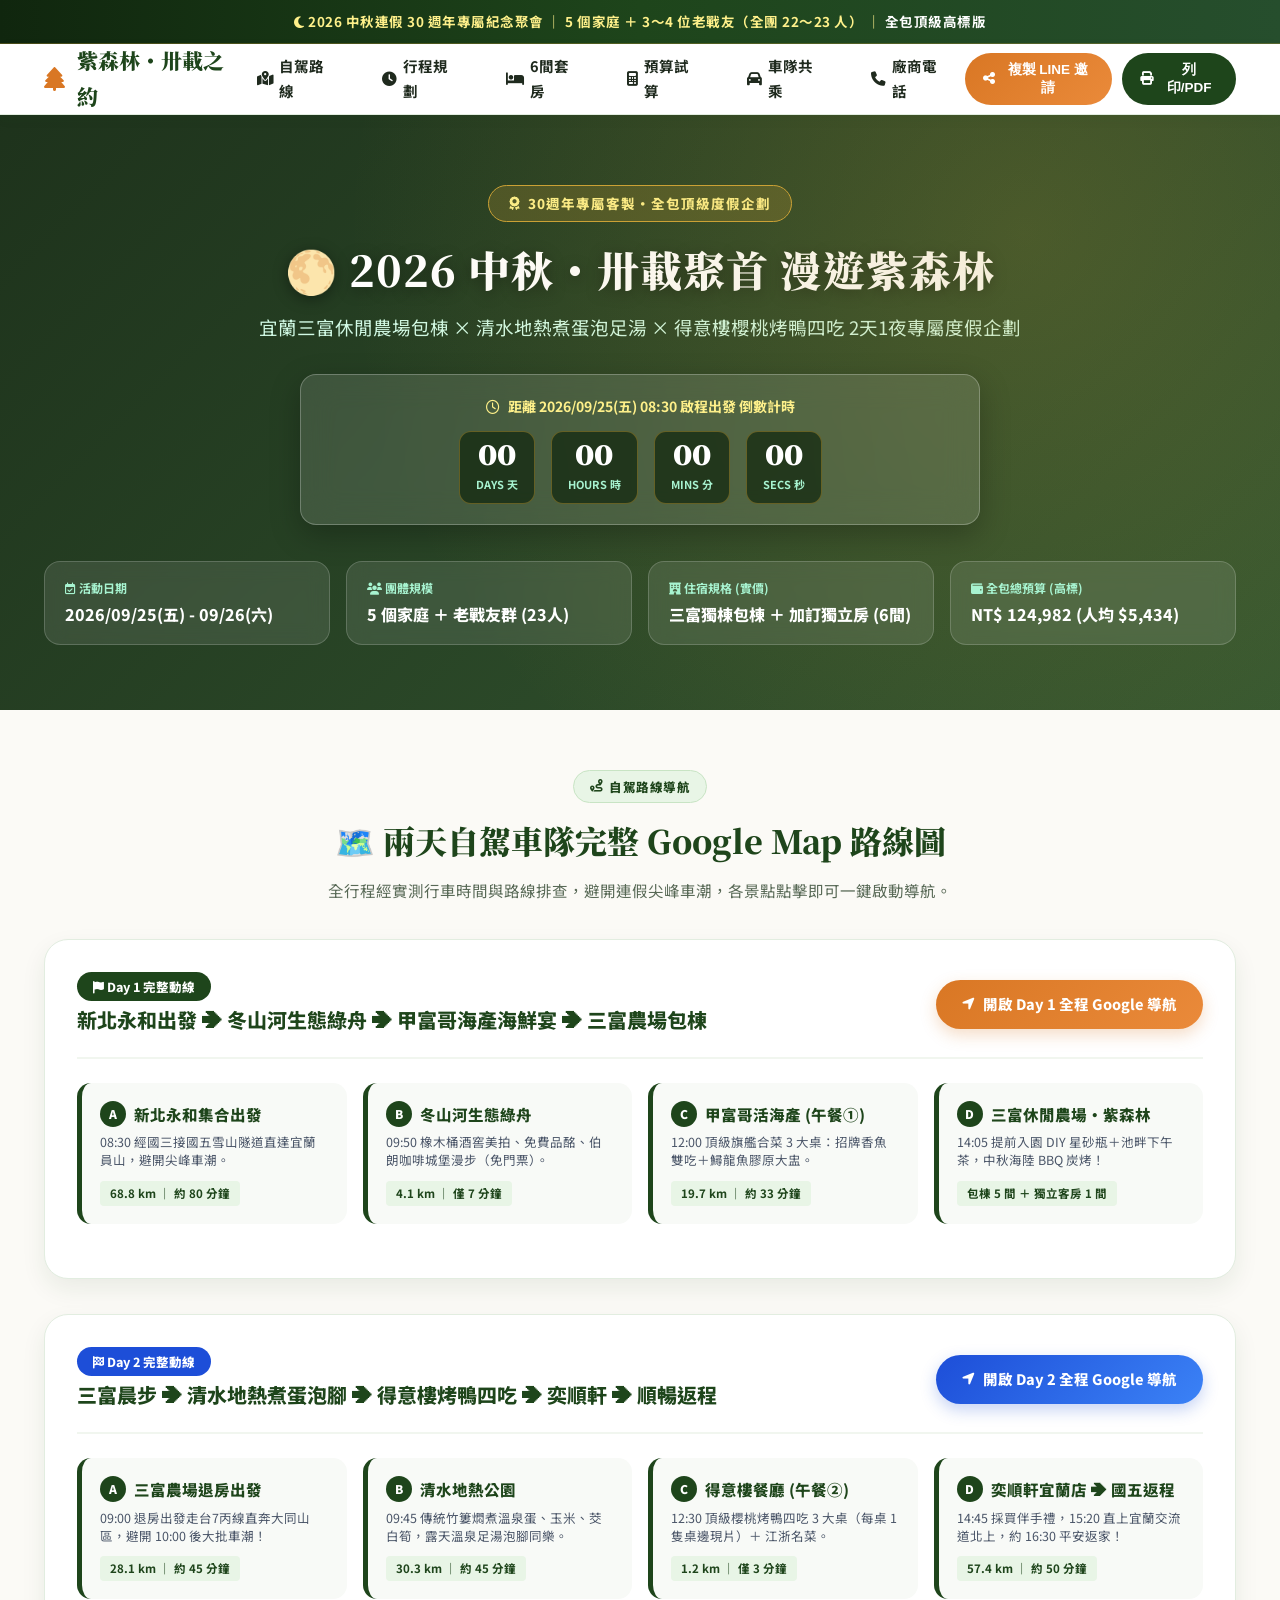
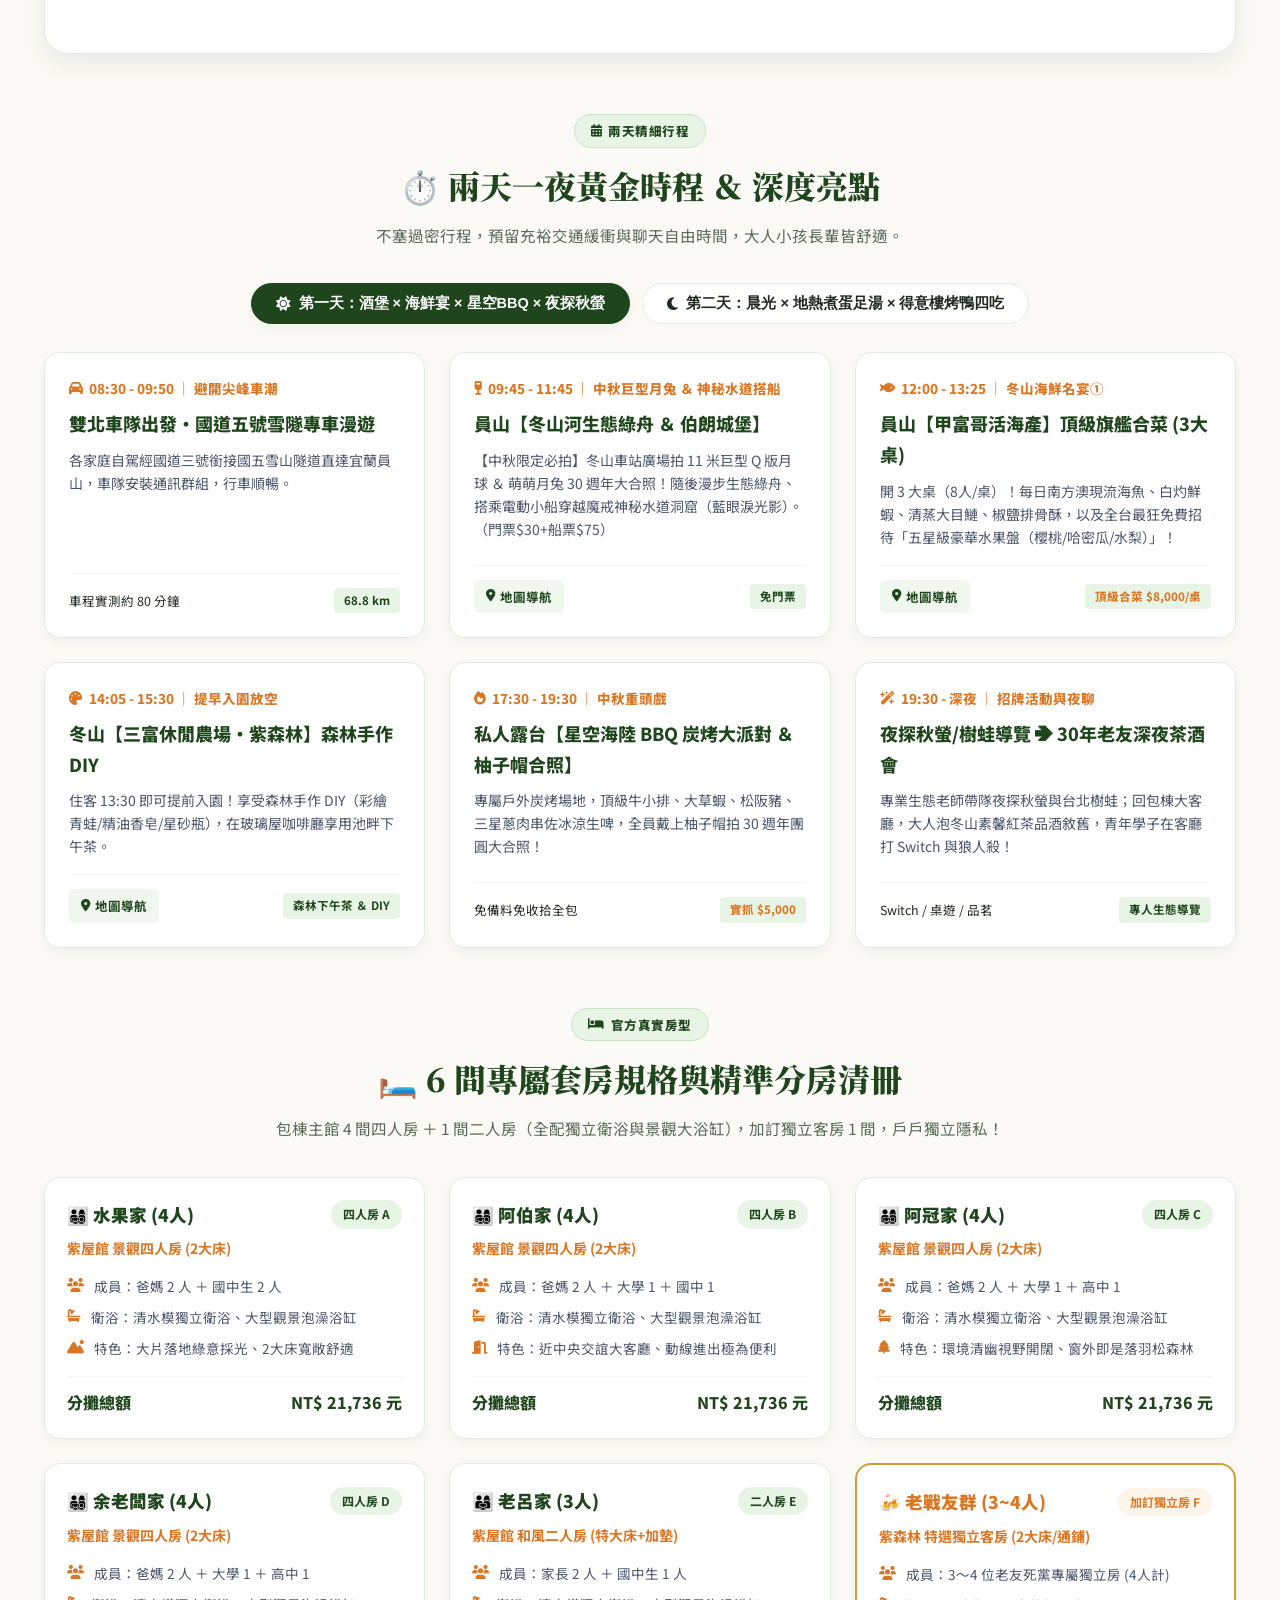
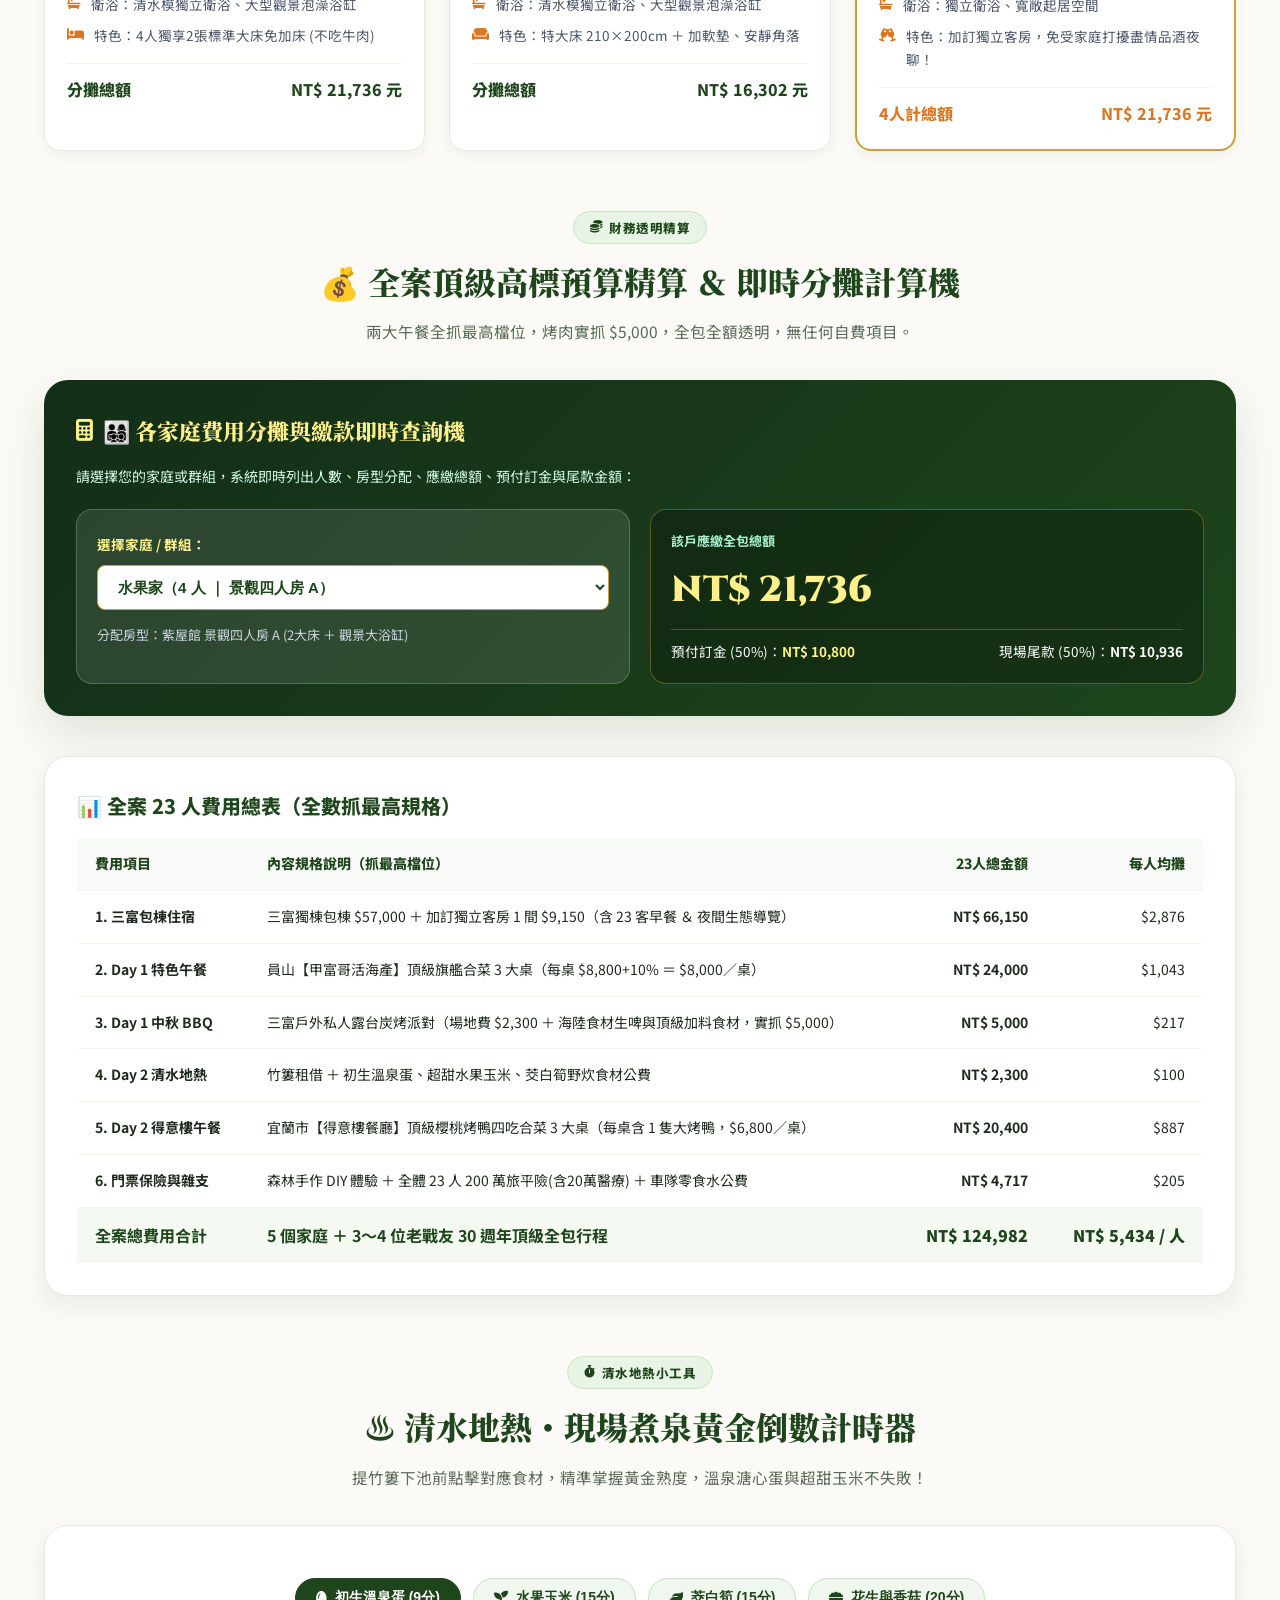
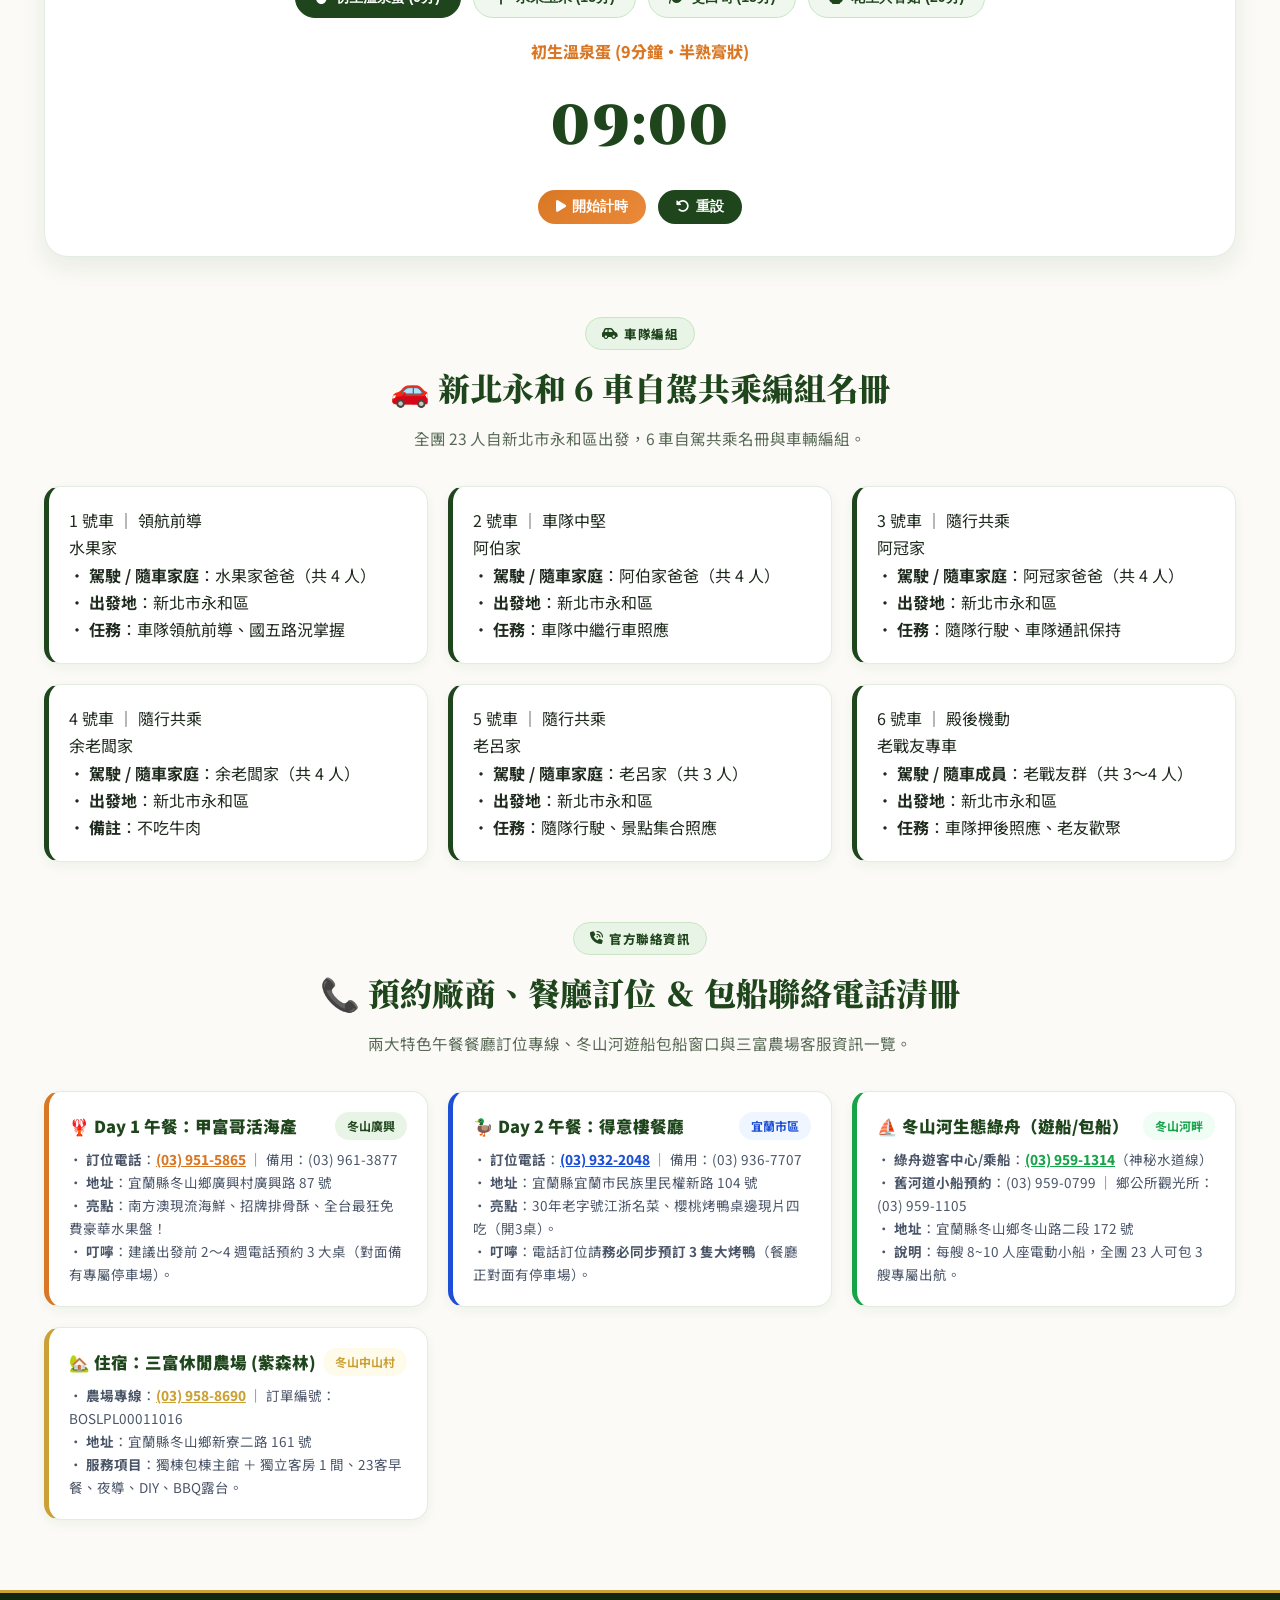
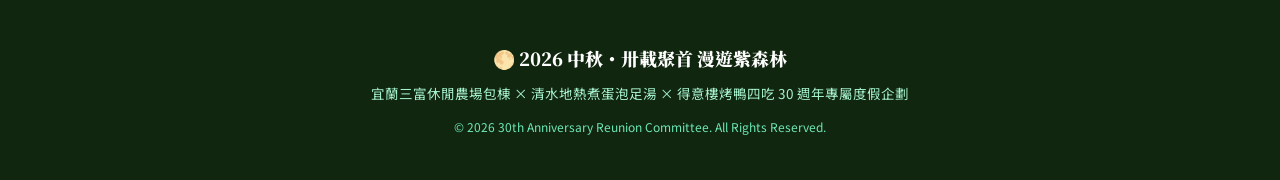
<file: dongshan.html>
<!DOCTYPE html>
<html lang="zh-TW">
<head>
  <meta charset="UTF-8">
  <meta name="viewport" content="width=device-width, initial-scale=1.0">
  <meta name="referrer" content="no-referrer">
  <title>2026 中秋・卅載聚首 漫遊紫森林｜宜蘭三富休閒農場包棟 × 清水地熱 × 得意樓烤鴨 5家庭＋老戰友30週年專屬企劃專頁</title>
  
  <!-- Google Fonts -->
  <link rel="preconnect" href="https://fonts.googleapis.com">
  <link rel="preconnect" href="https://fonts.gstatic.com" crossorigin>
  <link href="https://fonts.googleapis.com/css2?family=Noto+Sans+TC:wght@300;400;500;700;900&family=Noto+Serif+TC:wght@600;700;900&family=Plus+Jakarta+Sans:wght@500;700;800&family=Cinzel:wght@700;900&display=swap" rel="stylesheet">
  
  <!-- FontAwesome 6.5.1 -->
  <link rel="stylesheet" href="https://cdnjs.cloudflare.com/ajax/libs/font-awesome/6.5.1/css/all.min.css">

  <style>
    :root {
      --primary: #1e451b;
      --primary-light: #2d5a29;
      --primary-dark: #132e18;
      --accent: #d97724;
      --accent-hover: #b45309;
      --accent-light: #fff5eb;
      --gold: #cba135;
      --gold-light: #fef08a;
      --gold-bg: #fffbeb;
      --bg-cream: #fbfaf6;
      --surface: #ffffff;
      --surface-card: #f4faf2;
      --text-main: #1f2a1e;
      --text-muted: #586956;
      --text-light: #829480;
      --border-color: #e2ede0;
      --border-focus: #2d5a29;
      --shadow-sm: 0 4px 12px rgba(30, 69, 27, 0.05);
      --shadow-md: 0 10px 25px rgba(30, 69, 27, 0.08);
      --shadow-lg: 0 20px 45px rgba(30, 69, 27, 0.12);
      --radius-sm: 10px;
      --radius-md: 16px;
      --radius-lg: 24px;
      --radius-xl: 32px;
      --transition: all 0.3s cubic-bezier(0.25, 0.8, 0.25, 1);
    }

    * { box-sizing: border-box; margin: 0; padding: 0; }
    html { scroll-behavior: smooth; }
    body {
      font-family: 'Noto Sans TC', -apple-system, BlinkMacSystemFont, 'Segoe UI', Roboto, sans-serif;
      background-color: var(--bg-cream);
      color: var(--text-main);
      line-height: 1.7;
      -webkit-font-smoothing: antialiased;
      overflow-x: hidden;
    }

    /* Scroll Progress */
    #scroll-progress {
      position: fixed; top: 0; left: 0; height: 4px;
      background: linear-gradient(90deg, var(--accent), var(--gold));
      z-index: 2000; width: 0%; transition: width 0.1s ease;
    }

    .container {
      max-width: 1240px;
      margin: 0 auto;
      padding: 0 24px;
    }

    /* Top Announcement Bar */
    .top-bar {
      background: linear-gradient(90deg, #10260e, #1e451b, #264e2d);
      color: var(--gold-light);
      padding: 10px 0;
      font-size: 13.5px;
      font-weight: 700;
      text-align: center;
      letter-spacing: 0.5px;
      border-bottom: 1px solid rgba(203, 161, 53, 0.3);
    }
    .top-bar span { color: #ffffff; }

    /* Sticky Navigation */
    nav {
      position: sticky; top: 0; z-index: 1500;
      background: rgba(255, 255, 255, 0.96);
      backdrop-filter: blur(16px);
      border-bottom: 1px solid var(--border-color);
      box-shadow: var(--shadow-sm);
      transition: var(--transition);
    }
    .nav-inner {
      display: flex;
      justify-content: space-between;
      align-items: center;
      height: 70px;
    }
    .brand-logo {
      display: flex;
      align-items: center;
      gap: 12px;
      font-family: 'Noto Serif TC', serif;
      font-size: 21px;
      font-weight: 900;
      color: var(--primary);
      text-decoration: none;
    }
    .brand-logo i { color: var(--accent); font-size: 24px; }
    .nav-links {
      display: flex;
      list-style: none;
      gap: 16px;
    }
    .nav-links a {
      text-decoration: none;
      color: var(--text-main);
      font-size: 14.5px;
      font-weight: 700;
      padding: 8px 14px;
      border-radius: 8px;
      transition: var(--transition);
      display: flex;
      align-items: center;
      gap: 6px;
    }
    .nav-links a:hover, .nav-links a.active {
      color: var(--accent);
      background: var(--accent-light);
    }
    .nav-actions {
      display: flex;
      align-items: center;
      gap: 10px;
    }
    .btn-action {
      background: var(--primary);
      color: white;
      text-decoration: none;
      padding: 8px 18px;
      border-radius: 30px;
      font-size: 13.5px;
      font-weight: 700;
      border: none;
      cursor: pointer;
      display: inline-flex;
      align-items: center;
      gap: 6px;
      transition: var(--transition);
    }
    .btn-action:hover {
      background: var(--primary-light);
      transform: translateY(-2px);
      box-shadow: var(--shadow-sm);
    }
    .btn-accent {
      background: linear-gradient(135deg, var(--accent), #ea8a3a);
      color: white;
    }
    .btn-accent:hover {
      background: linear-gradient(135deg, #b45309, var(--accent));
    }

    /* Hero Section */
    .hero {
      position: relative;
      background: linear-gradient(135deg, rgba(16, 38, 14, 0.94) 0%, rgba(30, 69, 27, 0.9) 100%), url('https://images.unsplash.com/photo-1511497584788-87676104235f?auto=format&fit=crop&w=1800&q=85') center/cover no-repeat;
      color: white;
      padding: 70px 0 65px;
      overflow: hidden;
      text-align: center;
    }
    .hero::before {
      content: "";
      position: absolute;
      top: 0; left: 0; right: 0; bottom: 0;
      background: radial-gradient(circle at 80% 20%, rgba(203, 161, 53, 0.2) 0%, transparent 60%);
      pointer-events: none;
    }
    .hero-badge {
      display: inline-flex;
      align-items: center;
      gap: 8px;
      background: rgba(203, 161, 53, 0.22);
      border: 1px solid var(--gold);
      color: var(--gold-light);
      padding: 6px 20px;
      border-radius: 30px;
      font-size: 13.5px;
      font-weight: 800;
      margin-bottom: 20px;
      letter-spacing: 1px;
    }
    .hero h1 {
      font-family: 'Noto Serif TC', serif;
      font-size: 42px;
      font-weight: 900;
      line-height: 1.3;
      margin-bottom: 16px;
      color: #ffffff;
      text-shadow: 0 3px 15px rgba(0,0,0,0.4);
      letter-spacing: 1px;
    }
    .hero-sub {
      font-size: 18.5px;
      color: #d1fae5;
      font-weight: 400;
      max-width: 900px;
      margin: 0 auto 30px;
      line-height: 1.7;
    }

    /* Countdown Box */
    .countdown-card {
      background: rgba(255, 255, 255, 0.12);
      backdrop-filter: blur(16px);
      border: 1px solid rgba(255, 255, 255, 0.25);
      border-radius: var(--radius-md);
      padding: 20px 28px;
      max-width: 680px;
      margin: 0 auto 36px;
      box-shadow: 0 10px 30px rgba(0,0,0,0.25);
    }
    .countdown-title {
      font-size: 14px;
      font-weight: 700;
      color: var(--gold-light);
      margin-bottom: 12px;
      display: flex;
      align-items: center;
      justify-content: center;
      gap: 8px;
    }
    .countdown-grid {
      display: flex;
      justify-content: center;
      gap: 16px;
    }
    .countdown-item {
      background: rgba(16, 38, 14, 0.7);
      border: 1px solid rgba(203, 161, 53, 0.4);
      border-radius: 12px;
      padding: 10px 16px;
      min-width: 76px;
    }
    .countdown-item .num {
      font-family: 'Cinzel', serif;
      font-size: 28px;
      font-weight: 900;
      color: #ffffff;
      line-height: 1.1;
    }
    .countdown-item .label {
      font-size: 11px;
      color: #a7f3d0;
      font-weight: 700;
      text-transform: uppercase;
      margin-top: 2px;
    }

    /* Hero Metadata Grid */
    .hero-meta-grid {
      display: grid;
      grid-template-columns: repeat(auto-fit, minmax(220px, 1fr));
      gap: 16px;
      text-align: left;
    }
    .meta-card {
      background: rgba(255, 255, 255, 0.1);
      backdrop-filter: blur(10px);
      border: 1px solid rgba(255, 255, 255, 0.18);
      border-radius: var(--radius-md);
      padding: 16px 20px;
      transition: var(--transition);
    }
    .meta-card:hover {
      background: rgba(255, 255, 255, 0.16);
      transform: translateY(-2px);
    }
    .meta-card .label { font-size: 12px; color: #a7f3d0; font-weight: 700; text-transform: uppercase; }
    .meta-card .val { font-size: 16px; color: #ffffff; font-weight: 800; margin-top: 2px; }

    /* Section Styles */
    .section-header {
      text-align: center;
      margin: 60px 0 35px;
    }
    .section-tag {
      display: inline-flex;
      align-items: center;
      gap: 6px;
      background: #e8f5e6;
      color: var(--primary);
      font-size: 12.5px;
      font-weight: 800;
      padding: 5px 16px;
      border-radius: 30px;
      border: 1px solid #c8e4c4;
      margin-bottom: 10px;
      letter-spacing: 0.5px;
      text-transform: uppercase;
    }
    .section-title {
      font-family: 'Noto Serif TC', serif;
      font-size: 32px;
      color: var(--primary);
      font-weight: 900;
      margin-bottom: 10px;
    }
    .section-desc {
      color: var(--text-muted);
      font-size: 15.5px;
      max-width: 820px;
      margin: 0 auto;
    }

    /* Content Cards & Boxes */
    .feature-box {
      background: white;
      border-radius: var(--radius-lg);
      border: 1px solid var(--border-color);
      box-shadow: var(--shadow-md);
      padding: 32px;
      margin-bottom: 35px;
      transition: var(--transition);
    }
    .feature-box:hover {
      box-shadow: var(--shadow-lg);
    }

    /* Google Maps Route Box */
    .route-header {
      display: flex;
      justify-content: space-between;
      align-items: center;
      flex-wrap: wrap;
      gap: 16px;
      border-bottom: 2px solid #f1f6ef;
      padding-bottom: 20px;
      margin-bottom: 24px;
    }
    .route-badge {
      background: var(--primary);
      color: white;
      font-size: 12.5px;
      font-weight: 800;
      padding: 5px 16px;
      border-radius: 20px;
    }
    .route-btn {
      background: linear-gradient(135deg, var(--accent), #ea8a3a);
      color: white;
      text-decoration: none;
      padding: 12px 26px;
      border-radius: 30px;
      font-weight: 800;
      font-size: 14.5px;
      display: inline-flex;
      align-items: center;
      gap: 8px;
      box-shadow: 0 6px 16px rgba(217,119,36,0.25);
      transition: var(--transition);
    }
    .route-btn:hover {
      transform: translateY(-2px);
      box-shadow: 0 8px 22px rgba(217,119,36,0.35);
    }
    .route-btn.blue {
      background: linear-gradient(135deg, #1d4ed8, #3b82f6);
      box-shadow: 0 6px 16px rgba(29,78,216,0.25);
    }
    .nodes-grid {
      display: grid;
      grid-template-columns: repeat(auto-fit, minmax(230px, 1fr));
      gap: 16px;
      margin-bottom: 22px;
    }
    .node-card {
      background: #f8faf7;
      border-radius: 14px;
      padding: 18px;
      border-left: 5px solid var(--primary);
      position: relative;
    }
    .node-header {
      display: flex;
      align-items: center;
      gap: 8px;
      margin-bottom: 6px;
    }
    .node-badge {
      background: var(--primary);
      color: white;
      width: 26px;
      height: 26px;
      border-radius: 50%;
      display: flex;
      align-items: center;
      justify-content: center;
      font-size: 12px;
      font-weight: 900;
    }
    .node-title { font-size: 15.5px; font-weight: 800; color: var(--primary); }
    .node-desc { font-size: 12.5px; color: #4a5568; margin-bottom: 8px; line-height: 1.45; }
    .node-chip { font-size: 11.5px; font-weight: 700; background: #e8f5e6; color: var(--primary); padding: 3px 10px; border-radius: 4px; display: inline-block; }

    /* Timetable Grid */
    .timeline-tabs {
      display: flex;
      justify-content: center;
      gap: 12px;
      margin-bottom: 28px;
    }
    .tab-btn {
      background: white;
      border: 1px solid var(--border-color);
      color: var(--text-main);
      padding: 10px 24px;
      border-radius: 30px;
      font-size: 14.5px;
      font-weight: 800;
      cursor: pointer;
      display: inline-flex;
      align-items: center;
      gap: 8px;
      transition: var(--transition);
    }
    .tab-btn.active, .tab-btn:hover {
      background: var(--primary);
      color: white;
      border-color: var(--primary);
      box-shadow: var(--shadow-sm);
    }
    .timeline-grid {
      display: grid;
      grid-template-columns: repeat(auto-fit, minmax(360px, 1fr));
      gap: 24px;
    }
    .itinerary-card {
      background: white;
      border-radius: var(--radius-md);
      border: 1px solid var(--border-color);
      box-shadow: var(--shadow-sm);
      overflow: hidden;
      display: flex;
      flex-direction: column;
      transition: var(--transition);
    }
    .itinerary-card:hover {
      transform: translateY(-3px);
      box-shadow: var(--shadow-md);
      border-color: #c8e4c4;
    }
    .itinerary-body {
      padding: 24px;
      flex-grow: 1;
      display: flex;
      flex-direction: column;
      justify-content: space-between;
    }
    .itinerary-time {
      font-size: 13.5px;
      font-weight: 800;
      color: var(--accent);
      margin-bottom: 8px;
      display: flex;
      align-items: center;
      gap: 6px;
    }
    .itinerary-title {
      font-size: 18px;
      font-weight: 800;
      color: var(--primary);
      margin-bottom: 10px;
    }
    .itinerary-text {
      font-size: 14px;
      color: #4a5568;
      line-height: 1.65;
      margin-bottom: 16px;
    }
    .itinerary-footer {
      border-top: 1px solid #f1f6ef;
      padding-top: 14px;
      display: flex;
      justify-content: space-between;
      align-items: center;
      font-size: 12.5px;
    }
    .map-link-btn {
      color: var(--primary);
      text-decoration: none;
      font-weight: 700;
      display: inline-flex;
      align-items: center;
      gap: 5px;
      padding: 6px 12px;
      background: #f0f7ef;
      border-radius: 6px;
      transition: var(--transition);
    }
    .map-link-btn:hover {
      background: var(--primary);
      color: white;
    }

    /* Room Allocation Cards */
    .rooms-grid {
      display: grid;
      grid-template-columns: repeat(auto-fit, minmax(350px, 1fr));
      gap: 24px;
    }
    .room-card {
      background: white;
      border-radius: var(--radius-md);
      border: 1px solid var(--border-color);
      box-shadow: var(--shadow-sm);
      overflow: hidden;
      display: flex;
      flex-direction: column;
      transition: var(--transition);
    }
    .room-card:hover {
      transform: translateY(-3px);
      box-shadow: var(--shadow-md);
    }
    .room-card.highlight {
      border: 2px solid var(--gold);
    }
    .room-body { padding: 22px; }
    .room-family {
      font-size: 17.5px;
      font-weight: 900;
      color: var(--primary);
      margin-bottom: 8px;
      display: flex;
      align-items: center;
      justify-content: space-between;
    }
    .room-family-badge {
      background: #e8f5e6;
      color: var(--primary);
      font-size: 12px;
      padding: 4px 12px;
      border-radius: 20px;
      font-weight: 700;
    }
    .room-specs-list {
      list-style: none;
      margin-top: 14px;
      font-size: 13.5px;
      color: #4a5568;
    }
    .room-specs-list li {
      margin-bottom: 8px;
      display: flex;
      align-items: flex-start;
      gap: 10px;
    }
    .room-specs-list li i {
      color: var(--accent);
      margin-top: 4px;
    }

    /* Budget Table & Breakdown */
    .budget-table {
      width: 100%;
      border-collapse: collapse;
      margin-top: 15px;
    }
    .budget-table th, .budget-table td {
      padding: 14px 18px;
      text-align: left;
      border-bottom: 1px solid #f1f6ef;
      font-size: 14px;
    }
    .budget-table th {
      background: #f8faf7;
      color: var(--primary);
      font-weight: 800;
    }
    .budget-table tr:last-child td {
      border-bottom: none;
      font-weight: 900;
      font-size: 16px;
      color: var(--primary);
      background: #f4faf2;
    }

    /* Interactive Calculator Card */
    .calc-card {
      background: linear-gradient(135deg, #132e18 0%, #1e451b 100%);
      color: white;
      border-radius: var(--radius-lg);
      padding: 32px;
      margin-bottom: 40px;
      box-shadow: var(--shadow-lg);
    }
    .calc-title {
      font-family: 'Noto Serif TC', serif;
      font-size: 22px;
      font-weight: 900;
      color: var(--gold-light);
      margin-bottom: 16px;
      display: flex;
      align-items: center;
      gap: 10px;
    }
    .calc-grid {
      display: grid;
      grid-template-columns: repeat(auto-fit, minmax(280px, 1fr));
      gap: 20px;
      margin-top: 20px;
    }
    .calc-selector-box {
      background: rgba(255, 255, 255, 0.1);
      border: 1px solid rgba(255, 255, 255, 0.2);
      border-radius: var(--radius-md);
      padding: 20px;
    }
    .calc-select {
      width: 100%;
      padding: 12px 16px;
      border-radius: 8px;
      border: 1px solid var(--gold);
      background: #ffffff;
      color: var(--primary);
      font-size: 15px;
      font-weight: 800;
      outline: none;
      cursor: pointer;
      margin-top: 8px;
    }
    .calc-result-box {
      background: rgba(0, 0, 0, 0.25);
      border: 1px solid rgba(203, 161, 53, 0.4);
      border-radius: var(--radius-md);
      padding: 20px;
      display: flex;
      flex-direction: column;
      justify-content: space-between;
    }
    .calc-amount {
      font-family: 'Cinzel', serif;
      font-size: 36px;
      font-weight: 900;
      color: var(--gold-light);
      margin: 8px 0;
    }

    /* Hot Springs Timer Card */
    .timer-box {
      background: white;
      border-radius: var(--radius-lg);
      border: 1px solid var(--border-color);
      box-shadow: var(--shadow-md);
      padding: 32px;
      margin-bottom: 35px;
      text-align: center;
    }
    .timer-buttons {
      display: flex;
      justify-content: center;
      gap: 12px;
      flex-wrap: wrap;
      margin: 20px 0;
    }
    .timer-preset-btn {
      background: #f0f7ef;
      border: 1px solid #c8e4c4;
      color: var(--primary);
      padding: 10px 20px;
      border-radius: 30px;
      font-weight: 800;
      font-size: 14px;
      cursor: pointer;
      transition: var(--transition);
      display: inline-flex;
      align-items: center;
      gap: 8px;
    }
    .timer-preset-btn:hover, .timer-preset-btn.active {
      background: var(--primary);
      color: white;
      border-color: var(--primary);
    }
    .timer-display {
      font-family: 'Cinzel', serif;
      font-size: 56px;
      font-weight: 900;
      color: var(--primary);
      margin: 15px 0;
      letter-spacing: 2px;
    }

    /* Convoy Table */
    .convoy-grid {
      display: grid;
      grid-template-columns: repeat(auto-fit, minmax(340px, 1fr));
      gap: 20px;
    }
    .convoy-card {
      background: white;
      border-radius: var(--radius-md);
      border: 1px solid var(--border-color);
      padding: 20px;
      box-shadow: var(--shadow-sm);
      border-left: 5px solid var(--primary);
    }

    /* Toast Notification */
    #toast {
      position: fixed;
      bottom: 30px;
      left: 50%;
      transform: translateX(-50%) translateY(100px);
      background: rgba(19, 46, 24, 0.95);
      color: #ffffff;
      padding: 12px 28px;
      border-radius: 30px;
      font-size: 14px;
      font-weight: 700;
      border: 1px solid var(--gold);
      box-shadow: 0 10px 30px rgba(0,0,0,0.3);
      z-index: 3000;
      opacity: 0;
      transition: all 0.3s cubic-bezier(0.165, 0.84, 0.44, 1);
      display: flex;
      align-items: center;
      gap: 8px;
    }
    #toast.show {
      transform: translateX(-50%) translateY(0);
      opacity: 1;
    }

    /* Footer */
    footer {
      background: #10260e;
      color: #a7f3d0;
      padding: 50px 0 35px;
      font-size: 13.5px;
      text-align: center;
      margin-top: 70px;
      border-top: 3px solid var(--gold);
    }
    footer p { margin-bottom: 8px; }
    footer .copyright { color: #6ee7b7; font-size: 12px; }

    /* Responsive */
    @media (max-width: 768px) {
      .hero h1 { font-size: 28px; }
      .hero-sub { font-size: 15px; }
      .nav-links { display: none; }
      .feature-box, .calc-card, .timer-box { padding: 20px 16px; }
      .timeline-grid, .rooms-grid, .nodes-grid, .convoy-grid { grid-template-columns: 1fr; }
    }
  </style>
</head>
<body>

  <!-- Progress Bar -->
  <div id="scroll-progress"></div>

  <!-- Announcement Bar -->
  <div class="top-bar">
    <div class="container">
      <i class="fa-solid fa-moon"></i> 2026 中秋連假 30 週年專屬紀念聚會 ｜ 5 個家庭 ＋ 3～4 位老戰友（全團 22～23 人） ｜ <span>全包頂級高標版</span>
    </div>
  </div>

  <!-- Navigation -->
  <nav>
    <div class="container nav-inner">
      <a href="#" class="brand-logo">
        <i class="fa-solid fa-tree"></i>
        <span>紫森林・卅載之約</span>
      </a>
      <ul class="nav-links">
        <li><a href="#routes"><i class="fa-solid fa-map-location-dot"></i> 自駕路線</a></li>
        <li><a href="#itinerary"><i class="fa-solid fa-clock"></i> 行程規劃</a></li>
        <li><a href="#rooms"><i class="fa-solid fa-bed"></i> 6間套房</a></li>
        <li><a href="#budget"><i class="fa-solid fa-calculator"></i> 預算試算</a></li>
        <li><a href="#convoy"><i class="fa-solid fa-car"></i> 車隊共乘</a></li>
        <li><a href="#contacts"><i class="fa-solid fa-phone"></i> 廠商電話</a></li>
      </ul>
      <div class="nav-actions">
        <button class="btn-action btn-accent" onclick="copyLineInvite()"><i class="fa-solid fa-share-nodes"></i> 複製 LINE 邀請</button>
        <button class="btn-action" onclick="window.print()"><i class="fa-solid fa-print"></i> 列印/PDF</button>
      </div>
    </div>
  </nav>

  <!-- Hero Section -->
  <header class="hero">
    <div class="container">
      <div class="hero-badge"><i class="fa-solid fa-award"></i> 30週年專屬客製・全包頂級度假企劃</div>
      <h1>🌕 2026 中秋・卅載聚首 漫遊紫森林</h1>
      <p class="hero-sub">宜蘭三富休閒農場包棟 × 清水地熱煮蛋泡足湯 × 得意樓櫻桃烤鴨四吃 2天1夜專屬度假企劃</p>

      <!-- Countdown -->
      <div class="countdown-card">
        <div class="countdown-title"><i class="fa-regular fa-clock"></i> 距離 2026/09/25(五) 08:30 啟程出發 倒數計時</div>
        <div class="countdown-grid">
          <div class="countdown-item"><div class="num" id="cd-days">--</div><div class="label">Days 天</div></div>
          <div class="countdown-item"><div class="num" id="cd-hours">--</div><div class="label">Hours 時</div></div>
          <div class="countdown-item"><div class="num" id="cd-mins">--</div><div class="label">Mins 分</div></div>
          <div class="countdown-item"><div class="num" id="cd-secs">--</div><div class="label">Secs 秒</div></div>
        </div>
      </div>

      <!-- Quick Info Meta Grid -->
      <div class="hero-meta-grid">
        <div class="meta-card">
          <div class="label"><i class="fa-regular fa-calendar-check"></i> 活動日期</div>
          <div class="val">2026/09/25(五) - 09/26(六)</div>
        </div>
        <div class="meta-card">
          <div class="label"><i class="fa-solid fa-users"></i> 團體規模</div>
          <div class="val">5 個家庭 ＋ 老戰友群 (23人)</div>
        </div>
        <div class="meta-card">
          <div class="label"><i class="fa-solid fa-hotel"></i> 住宿規格 (實價)</div>
          <div class="val">三富獨棟包棟 ＋ 加訂獨立房 (6間)</div>
        </div>
        <div class="meta-card">
          <div class="label"><i class="fa-solid fa-wallet"></i> 全包總預算 (高標)</div>
          <div class="val">NT$ 124,982 (人均 $5,434)</div>
        </div>
      </div>
    </div>
  </header>

  <main class="container">

    <!-- Section 1: Route Hub -->
    <section id="routes">
      <div class="section-header">
        <span class="section-tag"><i class="fa-solid fa-route"></i> 自駕路線導航</span>
        <h2 class="section-title">🗺️ 兩天自駕車隊完整 Google Map 路線圖</h2>
        <p class="section-desc">全行程經實測行車時間與路線排查，避開連假尖峰車潮，各景點點擊即可一鍵啟動導航。</p>
      </div>

      <!-- Day 1 Route Card -->
      <div class="feature-box">
        <div class="route-header">
          <div>
            <span class="route-badge"><i class="fa-solid fa-flag"></i> Day 1 完整動線</span>
            <h3 style="color: var(--primary); font-size: 20px; font-weight: 800; margin-top: 4px;">新北永和出發 ➔ 冬山河生態綠舟 ➔ 甲富哥海產海鮮宴 ➔ 三富農場包棟</h3>
          </div>
          <a href="https://www.google.com/maps/dir/新北市永和區/冬山火車站/冬山河生態綠舟/甲富哥活海產/三富休閒農場" target="_blank" class="route-btn">
            <i class="fa-solid fa-location-arrow"></i> 開啟 Day 1 全程 Google 導航
          </a>
        </div>
        <div class="nodes-grid">
          <div class="node-card">
            <div class="node-header"><span class="node-badge">A</span><span class="node-title">新北永和集合出發</span></div>
            <div class="node-desc">08:30 經國三接國五雪山隧道直達宜蘭員山，避開尖峰車潮。</div>
            <span class="node-chip">68.8 km ｜ 約 80 分鐘</span>
          </div>
          <div class="node-card">
            <div class="node-header"><span class="node-badge">B</span><span class="node-title">冬山河生態綠舟</span></div>
            <div class="node-desc">09:50 橡木桶酒窖美拍、免費品酩、伯朗咖啡城堡漫步（免門票）。</div>
            <span class="node-chip">4.1 km ｜ 僅 7 分鐘</span>
          </div>
          <div class="node-card">
            <div class="node-header"><span class="node-badge">C</span><span class="node-title">甲富哥活海產 (午餐①)</span></div>
            <div class="node-desc">12:00 頂級旗艦合菜 3 大桌：招牌香魚雙吃＋鱘龍魚膠原大盅。</div>
            <span class="node-chip">19.7 km ｜ 約 33 分鐘</span>
          </div>
          <div class="node-card">
            <div class="node-header"><span class="node-badge">D</span><span class="node-title">三富休閒農場・紫森林</span></div>
            <div class="node-desc">14:05 提前入園 DIY 星砂瓶＋池畔下午茶，中秋海陸 BBQ 炭烤！</div>
            <span class="node-chip">包棟 5 間 ＋ 獨立客房 1 間</span>
          </div>
        </div>
      </div>

      <!-- Day 2 Route Card -->
      <div class="feature-box">
        <div class="route-header">
          <div>
            <span class="route-badge" style="background:#1d4ed8;"><i class="fa-solid fa-flag-checkered"></i> Day 2 完整動線</span>
            <h3 style="color: var(--primary); font-size: 20px; font-weight: 800; margin-top: 4px;">三富晨步 ➔ 清水地熱煮蛋泡腳 ➔ 得意樓烤鴨四吃 ➔ 奕順軒 ➔ 順暢返程</h3>
          </div>
          <a href="https://www.google.com/maps/dir/三富休閒農場/清水地熱公園/得意樓餐廳/奕順軒宜蘭店/新北市永和區" target="_blank" class="route-btn blue">
            <i class="fa-solid fa-location-arrow"></i> 開啟 Day 2 全程 Google 導航
          </a>
        </div>
        <div class="nodes-grid">
          <div class="node-card">
            <div class="node-header"><span class="node-badge">A</span><span class="node-title">三富農場退房出發</span></div>
            <div class="node-desc">09:00 退房出發走台7丙線直奔大同山區，避開 10:00 後大批車潮！</div>
            <span class="node-chip">28.1 km ｜ 約 45 分鐘</span>
          </div>
          <div class="node-card">
            <div class="node-header"><span class="node-badge">B</span><span class="node-title">清水地熱公園</span></div>
            <div class="node-desc">09:45 傳統竹簍燜煮溫泉蛋、玉米、茭白筍，露天溫泉足湯泡腳同樂。</div>
            <span class="node-chip">30.3 km ｜ 約 45 分鐘</span>
          </div>
          <div class="node-card">
            <div class="node-header"><span class="node-badge">C</span><span class="node-title">得意樓餐廳 (午餐②)</span></div>
            <div class="node-desc">12:30 頂級櫻桃烤鴨四吃 3 大桌（每桌 1 隻桌邊現片）＋ 江浙名菜。</div>
            <span class="node-chip">1.2 km ｜ 僅 3 分鐘</span>
          </div>
          <div class="node-card">
            <div class="node-header"><span class="node-badge">D</span><span class="node-title">奕順軒宜蘭店 ➔ 國五返程</span></div>
            <div class="node-desc">14:45 採買伴手禮，15:20 直上宜蘭交流道北上，約 16:30 平安返家！</div>
            <span class="node-chip">57.4 km ｜ 約 50 分鐘</span>
          </div>
        </div>
      </div>
    </section>

    <!-- Section 2: Itinerary Details -->
    <section id="itinerary">
      <div class="section-header">
        <span class="section-tag"><i class="fa-solid fa-calendar-days"></i> 兩天精細行程</span>
        <h2 class="section-title">⏱️ 兩天一夜黃金時程 ＆ 深度亮點</h2>
        <p class="section-desc">不塞過密行程，預留充裕交通緩衝與聊天自由時間，大人小孩長輩皆舒適。</p>
      </div>

      <div class="timeline-tabs">
        <button class="tab-btn active" onclick="switchDay(1)"><i class="fa-solid fa-sun"></i> 第一天：酒堡 × 海鮮宴 × 星空BBQ × 夜探秋螢</button>
        <button class="tab-btn" onclick="switchDay(2)"><i class="fa-solid fa-moon"></i> 第二天：晨光 × 地熱煮蛋足湯 × 得意樓烤鴨四吃</button>
      </div>

      <!-- Day 1 Itinerary Grid -->
      <div class="timeline-grid" id="day1-grid">
        <div class="itinerary-card">
          <div class="itinerary-body">
            <div>
              <div class="itinerary-time"><i class="fa-solid fa-car"></i> 08:30 - 09:50 ｜ 避開尖峰車潮</div>
              <h4 class="itinerary-title">雙北車隊出發・國道五號雪隧專車漫遊</h4>
              <p class="itinerary-text">各家庭自駕經國道三號銜接國五雪山隧道直達宜蘭員山，車隊安裝通訊群組，行車順暢。</p>
            </div>
            <div class="itinerary-footer">
              <span>車程實測約 80 分鐘</span>
              <span class="node-chip">68.8 km</span>
            </div>
          </div>
        </div>

        <div class="itinerary-card">
          <div class="itinerary-body">
            <div>
              <div class="itinerary-time"><i class="fa-solid fa-wine-glass"></i> 09:45 - 11:45 ｜ 中秋巨型月兔 ＆ 神秘水道搭船</div>
              <h4 class="itinerary-title">員山【冬山河生態綠舟 ＆ 伯朗城堡】</h4>
              <p class="itinerary-text">【中秋限定必拍】冬山車站廣場拍 11 米巨型 Q 版月球 ＆ 萌萌月兔 30 週年大合照！隨後漫步生態綠舟、搭乘電動小船穿越魔戒神秘水道洞窟（藍眼淚光影）。（門票$30+船票$75）</p>
            </div>
            <div class="itinerary-footer">
              <a href="https://maps.google.com/?q=冬山河生態綠舟" target="_blank" class="map-link-btn"><i class="fa-solid fa-location-dot"></i> 地圖導航</a>
              <span class="node-chip">免門票</span>
            </div>
          </div>
        </div>

        <div class="itinerary-card">
          <div class="itinerary-body">
            <div>
              <div class="itinerary-time"><i class="fa-solid fa-fish"></i> 12:00 - 13:25 ｜ 冬山海鮮名宴①</div>
              <h4 class="itinerary-title">員山【甲富哥活海產】頂級旗艦合菜 (3大桌)</h4>
              <p class="itinerary-text">開 3 大桌（8人/桌）！每日南方澳現流海魚、白灼鮮蝦、清蒸大目鰱、椒鹽排骨酥，以及全台最狂免費招待「五星級豪華水果盤（櫻桃/哈密瓜/水梨）」！</p>
            </div>
            <div class="itinerary-footer">
              <a href="https://maps.google.com/?q=甲富哥活海產" target="_blank" class="map-link-btn"><i class="fa-solid fa-location-dot"></i> 地圖導航</a>
              <span class="node-chip" style="color:var(--accent); font-weight:800;">頂級合菜 $8,000/桌</span>
            </div>
          </div>
        </div>

        <div class="itinerary-card">
          <div class="itinerary-body">
            <div>
              <div class="itinerary-time"><i class="fa-solid fa-palette"></i> 14:05 - 15:30 ｜ 提早入園放空</div>
              <h4 class="itinerary-title">冬山【三富休閒農場・紫森林】森林手作 DIY</h4>
              <p class="itinerary-text">住客 13:30 即可提前入園！享受森林手作 DIY（彩繪青蛙/精油香皂/星砂瓶），在玻璃屋咖啡廳享用池畔下午茶。</p>
            </div>
            <div class="itinerary-footer">
              <a href="https://maps.google.com/?q=三富休閒農場" target="_blank" class="map-link-btn"><i class="fa-solid fa-location-dot"></i> 地圖導航</a>
              <span class="node-chip">森林下午茶 ＆ DIY</span>
            </div>
          </div>
        </div>

        <div class="itinerary-card">
          <div class="itinerary-body">
            <div>
              <div class="itinerary-time"><i class="fa-solid fa-fire"></i> 17:30 - 19:30 ｜ 中秋重頭戲</div>
              <h4 class="itinerary-title">私人露台【星空海陸 BBQ 炭烤大派對 ＆ 柚子帽合照】</h4>
              <p class="itinerary-text">專屬戶外炭烤場地，頂級牛小排、大草蝦、松阪豬、三星蔥肉串佐冰涼生啤，全員戴上柚子帽拍 30 週年團圓大合照！</p>
            </div>
            <div class="itinerary-footer">
              <span>免備料免收拾全包</span>
              <span class="node-chip" style="color:var(--accent); font-weight:800;">實抓 $5,000</span>
            </div>
          </div>
        </div>

        <div class="itinerary-card">
          <div class="itinerary-body">
            <div>
              <div class="itinerary-time"><i class="fa-solid fa-wand-magic-sparkles"></i> 19:30 - 深夜 ｜ 招牌活動與夜聊</div>
              <h4 class="itinerary-title">夜探秋螢/樹蛙導覽 ➔ 30年老友深夜茶酒會</h4>
              <p class="itinerary-text">專業生態老師帶隊夜探秋螢與台北樹蛙；回包棟大客廳，大人泡冬山素馨紅茶品酒敘舊，青年學子在客廳打 Switch 與狼人殺！</p>
            </div>
            <div class="itinerary-footer">
              <span>Switch / 桌遊 / 品茗</span>
              <span class="node-chip">專人生態導覽</span>
            </div>
          </div>
        </div>
      </div>

      <!-- Day 2 Itinerary Grid -->
      <div class="timeline-grid" id="day2-grid" style="display:none;">
        <div class="itinerary-card">
          <div class="itinerary-body">
            <div>
              <div class="itinerary-time"><i class="fa-solid fa-mug-saucer"></i> 08:00 - 08:50 ｜ 晨曦芬多精</div>
              <h4 class="itinerary-title">紫森林晨光自助早餐 ＆ 池畔晨步</h4>
              <p class="itinerary-text">在紫森林餐廳享用在地食材現做元氣早餐，清粥小菜熱咖啡，漫步落羽松池畔呼吸清新山林芬多精。</p>
            </div>
            <div class="itinerary-footer">
              <span>住宿附贈 23 客早餐</span>
              <span class="node-chip">落羽松池畔</span>
            </div>
          </div>
        </div>

        <div class="itinerary-card">
          <div class="itinerary-body">
            <div>
              <div class="itinerary-time"><i class="fa-solid fa-hot-tub-person"></i> 09:45 - 11:45 ｜ 山谷野趣煮泉</div>
              <h4 class="itinerary-title">大同【清水地熱公園】竹簍煮溫泉蛋 ＆ 足湯</h4>
              <p class="itinerary-text">09:00 準時退房出發避開塞車潮！租借竹簍於 95°C 泉水燜煮初生溫泉蛋、超甜水果玉米、茭白筍，一邊享受露天溫泉足湯。</p>
            </div>
            <div class="itinerary-footer">
              <a href="https://maps.google.com/?q=清水地熱公園" target="_blank" class="map-link-btn"><i class="fa-solid fa-location-dot"></i> 地圖導航</a>
              <span class="node-chip">野炊食材 $2,300</span>
            </div>
          </div>
        </div>

        <div class="itinerary-card">
          <div class="itinerary-body">
            <div>
              <div class="itinerary-time"><i class="fa-solid fa-drumstick-bite"></i> 12:30 - 14:30 ｜ 特色名宴② 壓軸</div>
              <h4 class="itinerary-title">宜蘭市【得意樓餐廳】頂級櫻桃烤鴨四吃 (3大桌)</h4>
              <p class="itinerary-text">開 3 大桌（8人/桌）！每桌獨立 1 隻大櫻桃烤鴨桌邊現片四吃（片皮鴨捲、生菜鴨鬆、三杯鴨架、酸菜鴨湯）＋ 頂級江浙熱炒名菜。</p>
            </div>
            <div class="itinerary-footer">
              <a href="https://maps.google.com/?q=宜蘭得意樓餐廳" target="_blank" class="map-link-btn"><i class="fa-solid fa-location-dot"></i> 地圖導航</a>
              <span class="node-chip" style="color:var(--accent); font-weight:800;">頂級合菜 $6,800/桌</span>
            </div>
          </div>
        </div>

        <div class="itinerary-card">
          <div class="itinerary-body">
            <div>
              <div class="itinerary-time"><i class="fa-solid fa-bag-shopping"></i> 14:45 - 15:15 ｜ 伴手禮採買</div>
              <h4 class="itinerary-title">宜蘭名店【奕順軒 宜蘭店】伴手禮採買</h4>
              <p class="itinerary-text">餐廳開車僅 3 分鐘！採買宜蘭在地頂級伴手禮：切達乳酪狀元餅、原味奶凍捲、三星蔥蛋捲、冬山素馨紅茶。</p>
            </div>
            <div class="itinerary-footer">
              <a href="https://maps.google.com/?q=奕順軒宜蘭店" target="_blank" class="map-link-btn"><i class="fa-solid fa-location-dot"></i> 地圖導航</a>
              <span class="node-chip">神農路老店</span>
            </div>
          </div>
        </div>

        <div class="itinerary-card">
          <div class="itinerary-body">
            <div>
              <div class="itinerary-time"><i class="fa-solid fa-plane-arrival"></i> 15:20 - 16:30 ｜ 順暢返程</div>
              <h4 class="itinerary-title">直上國道五號北上 ➔ 平安返抵新北永和</h4>
              <p class="itinerary-text">由宜蘭交流道直上國五，完美避開傍晚收假大塞車，約 16:20～16:40 平安返抵新北永和溫暖的家，圓滿相聚！</p>
            </div>
            <div class="itinerary-footer">
              <span>車程約 50 分鐘</span>
              <span class="node-chip" style="color:var(--primary); font-weight:800;">30週年圓滿成功</span>
            </div>
          </div>
        </div>
      </div>
    </section>

    <!-- Section 3: Room Allocation -->
    <section id="rooms">
      <div class="section-header">
        <span class="section-tag"><i class="fa-solid fa-bed"></i> 官方真實房型</span>
        <h2 class="section-title">🛏️ 6 間專屬套房規格與精準分房清冊</h2>
        <p class="section-desc">包棟主館 4 間四人房 ＋ 1 間二人房（全配獨立衛浴與景觀大浴缸），加訂獨立客房 1 間，戶戶獨立隱私！</p>
      </div>

      <div class="rooms-grid">
        <div class="room-card">
          <div class="room-body">
            <div class="room-family">
              <span>👨‍👩‍👧‍👦 水果家 (4人)</span>
              <span class="room-family-badge">四人房 A</span>
            </div>
            <div style="font-weight:700; color:var(--accent); font-size:14px; margin-bottom:10px;">紫屋館 景觀四人房 (2大床)</div>
            <ul class="room-specs-list">
              <li><i class="fa-solid fa-users"></i> 成員：爸媽 2 人 ＋ 國中生 2 人</li>
              <li><i class="fa-solid fa-bath"></i> 衛浴：清水模獨立衛浴、大型觀景泡澡浴缸</li>
              <li><i class="fa-solid fa-mountain-sun"></i> 特色：大片落地綠意採光、2大床寬敞舒適</li>
            </ul>
            <div style="margin-top:16px; padding-top:12px; border-top:1px solid #f1f6ef; display:flex; justify-content:space-between; font-weight:800; color:var(--primary);">
              <span>分攤總額</span><span>NT$ 21,736 元</span>
            </div>
          </div>
        </div>

        <div class="room-card">
          <div class="room-body">
            <div class="room-family">
              <span>👨‍👩‍👧‍👦 阿伯家 (4人)</span>
              <span class="room-family-badge">四人房 B</span>
            </div>
            <div style="font-weight:700; color:var(--accent); font-size:14px; margin-bottom:10px;">紫屋館 景觀四人房 (2大床)</div>
            <ul class="room-specs-list">
              <li><i class="fa-solid fa-users"></i> 成員：爸媽 2 人 ＋ 大學 1 ＋ 國中 1</li>
              <li><i class="fa-solid fa-bath"></i> 衛浴：清水模獨立衛浴、大型觀景泡澡浴缸</li>
              <li><i class="fa-solid fa-door-open"></i> 特色：近中央交誼大客廳、動線進出極為便利</li>
            </ul>
            <div style="margin-top:16px; padding-top:12px; border-top:1px solid #f1f6ef; display:flex; justify-content:space-between; font-weight:800; color:var(--primary);">
              <span>分攤總額</span><span>NT$ 21,736 元</span>
            </div>
          </div>
        </div>

        <div class="room-card">
          <div class="room-body">
            <div class="room-family">
              <span>👨‍👩‍👧‍👦 阿冠家 (4人)</span>
              <span class="room-family-badge">四人房 C</span>
            </div>
            <div style="font-weight:700; color:var(--accent); font-size:14px; margin-bottom:10px;">紫屋館 景觀四人房 (2大床)</div>
            <ul class="room-specs-list">
              <li><i class="fa-solid fa-users"></i> 成員：爸媽 2 人 ＋ 大學 1 ＋ 高中 1</li>
              <li><i class="fa-solid fa-bath"></i> 衛浴：清水模獨立衛浴、大型觀景泡澡浴缸</li>
              <li><i class="fa-solid fa-tree"></i> 特色：環境清幽視野開闊、窗外即是落羽松森林</li>
            </ul>
            <div style="margin-top:16px; padding-top:12px; border-top:1px solid #f1f6ef; display:flex; justify-content:space-between; font-weight:800; color:var(--primary);">
              <span>分攤總額</span><span>NT$ 21,736 元</span>
            </div>
          </div>
        </div>

        <div class="room-card">
          <div class="room-body">
            <div class="room-family">
              <span>👨‍👩‍👧‍👦 余老闆家 (4人)</span>
              <span class="room-family-badge">四人房 D</span>
            </div>
            <div style="font-weight:700; color:var(--accent); font-size:14px; margin-bottom:10px;">紫屋館 景觀四人房 (2大床)</div>
            <ul class="room-specs-list">
              <li><i class="fa-solid fa-users"></i> 成員：爸媽 2 人 ＋ 大學 1 ＋ 高中 1</li>
              <li><i class="fa-solid fa-bath"></i> 衛浴：清水模獨立衛浴、大型觀景泡澡浴缸</li>
              <li><i class="fa-solid fa-bed"></i> 特色：4人獨享2張標準大床免加床 (不吃牛肉)</li>
            </ul>
            <div style="margin-top:16px; padding-top:12px; border-top:1px solid #f1f6ef; display:flex; justify-content:space-between; font-weight:800; color:var(--primary);">
              <span>分攤總額</span><span>NT$ 21,736 元</span>
            </div>
          </div>
        </div>

        <div class="room-card">
          <div class="room-body">
            <div class="room-family">
              <span>👨‍👩‍👧 老呂家 (3人)</span>
              <span class="room-family-badge">二人房 E</span>
            </div>
            <div style="font-weight:700; color:var(--accent); font-size:14px; margin-bottom:10px;">紫屋館 和風二人房 (特大床+加墊)</div>
            <ul class="room-specs-list">
              <li><i class="fa-solid fa-users"></i> 成員：家長 2 人 ＋ 國中生 1 人</li>
              <li><i class="fa-solid fa-bath"></i> 衛浴：清水模獨立衛浴、大型觀景泡澡浴缸</li>
              <li><i class="fa-solid fa-couch"></i> 特色：特大床 210×200cm ＋ 加軟墊、安靜角落</li>
            </ul>
            <div style="margin-top:16px; padding-top:12px; border-top:1px solid #f1f6ef; display:flex; justify-content:space-between; font-weight:800; color:var(--primary);">
              <span>分攤總額</span><span>NT$ 16,302 元</span>
            </div>
          </div>
        </div>

        <div class="room-card highlight">
          <div class="room-body">
            <div class="room-family">
              <span style="color:var(--accent);">🍻 老戰友群 (3~4人)</span>
              <span class="room-family-badge" style="background:#fff4ea; color:var(--accent);">加訂獨立房 F</span>
            </div>
            <div style="font-weight:700; color:var(--accent); font-size:14px; margin-bottom:10px;">紫森林 特選獨立客房 (2大床/通鋪)</div>
            <ul class="room-specs-list">
              <li><i class="fa-solid fa-users"></i> 成員：3～4 位老友死黨專屬獨立房 (4人計)</li>
              <li><i class="fa-solid fa-bath"></i> 衛浴：獨立衛浴、寬敞起居空間</li>
              <li><i class="fa-solid fa-champagne-glasses"></i> 特色：加訂獨立客房，免受家庭打擾盡情品酒夜聊！</li>
            </ul>
            <div style="margin-top:16px; padding-top:12px; border-top:1px solid #f1f6ef; display:flex; justify-content:space-between; font-weight:800; color:var(--accent);">
              <span>4人計總額</span><span>NT$ 21,736 元</span>
            </div>
          </div>
        </div>
      </div>
    </section>

    <!-- Section 4: Budget & Payment Calculator -->
    <section id="budget">
      <div class="section-header">
        <span class="section-tag"><i class="fa-solid fa-coins"></i> 財務透明精算</span>
        <h2 class="section-title">💰 全案頂級高標預算精算 ＆ 即時分攤計算機</h2>
        <p class="section-desc">兩大午餐全抓最高檔位，烤肉實抓 $5,000，全包全額透明，無任何自費項目。</p>
      </div>

      <!-- Interactive Calculator -->
      <div class="calc-card">
        <div class="calc-title"><i class="fa-solid fa-calculator"></i> 👨‍👩‍👧‍👦 各家庭費用分攤與繳款即時查詢機</div>
        <p style="font-size:14px; color:#d1fae5;">請選擇您的家庭或群組，系統即時列出人數、房型分配、應繳總額、預付訂金與尾款金額：</p>
        
        <div class="calc-grid">
          <div class="calc-selector-box">
            <label style="font-size:13.5px; font-weight:700; color:var(--gold-light);">選擇家庭 / 群組：</label>
            <select class="calc-select" id="familySelect" onchange="updateCalc()">
              <option value="fruit">水果家（4 人 ｜ 景觀四人房 A）</option>
              <option value="uncle">阿伯家（4 人 ｜ 景觀四人房 B）</option>
              <option value="guan">阿冠家（4 人 ｜ 景觀四人房 C）</option>
              <option value="boss">余老闆家（4 人 ｜ 景觀四人房 D）</option>
              <option value="lu">老呂家（3 人 ｜ 和風二人房 E）</option>
              <option value="friends">老戰友群（4 人計 ｜ 獨立客房 F）</option>
            </select>
            <div style="margin-top:14px; font-size:13px; color:#cbd5e1;" id="calc-room-info">
              分配房型：紫屋館 景觀四人房 A (2大床 ＋ 觀景大浴缸)
            </div>
          </div>

          <div class="calc-result-box">
            <div>
              <div style="font-size:13px; color:#a7f3d0; font-weight:700; text-transform:uppercase;">該戶應繳全包總額</div>
              <div class="calc-amount" id="calc-total-display">NT$ 21,736</div>
            </div>
            <div style="display:flex; justify-content:space-between; border-top:1px solid rgba(255,255,255,0.2); padding-top:10px; font-size:13.5px;">
              <span>預付訂金 (50%)：<b style="color:var(--gold-light);" id="calc-deposit-display">NT$ 10,800</b></span>
              <span>現場尾款 (50%)：<b style="color:white;" id="calc-balance-display">NT$ 10,936</b></span>
            </div>
          </div>
        </div>
      </div>

      <!-- Full Budget Table -->
      <div class="feature-box">
        <h3 style="color:var(--primary); font-size:20px; font-weight:800; margin-bottom:14px;">📊 全案 23 人費用總表（全數抓最高規格）</h3>
        <table class="budget-table">
          <thead>
            <tr>
              <th>費用項目</th>
              <th>內容規格說明（抓最高檔位）</th>
              <th style="text-align:right;">23人總金額</th>
              <th style="text-align:right;">每人均攤</th>
            </tr>
          </thead>
          <tbody>
            <tr>
              <td><b>1. 三富包棟住宿</b></td>
              <td>三富獨棟包棟 $57,000 ＋ 加訂獨立客房 1 間 $9,150（含 23 客早餐 ＆ 夜間生態導覽）</td>
              <td style="text-align:right; font-weight:700;">NT$ 66,150</td>
              <td style="text-align:right;">$2,876</td>
            </tr>
            <tr>
              <td><b>2. Day 1 特色午餐</b></td>
              <td>員山【甲富哥活海產】頂級旗艦合菜 3 大桌（每桌 $8,800+10% ＝ $8,000／桌）</td>
              <td style="text-align:right; font-weight:700;">NT$ 24,000</td>
              <td style="text-align:right;">$1,043</td>
            </tr>
            <tr>
              <td><b>3. Day 1 中秋 BBQ</b></td>
              <td>三富戶外私人露台炭烤派對（場地費 $2,300 ＋ 海陸食材生啤與頂級加料食材，實抓 $5,000）</td>
              <td style="text-align:right; font-weight:700;">NT$ 5,000</td>
              <td style="text-align:right;">$217</td>
            </tr>
            <tr>
              <td><b>4. Day 2 清水地熱</b></td>
              <td>竹簍租借 ＋ 初生溫泉蛋、超甜水果玉米、茭白筍野炊食材公費</td>
              <td style="text-align:right; font-weight:700;">NT$ 2,300</td>
              <td style="text-align:right;">$100</td>
            </tr>
            <tr>
              <td><b>5. Day 2 得意樓午餐</b></td>
              <td>宜蘭市【得意樓餐廳】頂級櫻桃烤鴨四吃合菜 3 大桌（每桌含 1 隻大烤鴨，$6,800／桌）</td>
              <td style="text-align:right; font-weight:700;">NT$ 20,400</td>
              <td style="text-align:right;">$887</td>
            </tr>
            <tr>
              <td><b>6. 門票保險與雜支</b></td>
              <td>森林手作 DIY 體驗 ＋ 全體 23 人 200 萬旅平險(含20萬醫療) ＋ 車隊零食水公費</td>
              <td style="text-align:right; font-weight:700;">NT$ 4,717</td>
              <td style="text-align:right;">$205</td>
            </tr>
            <tr>
              <td><b>全案總費用合計</b></td>
              <td><b>5 個家庭 ＋ 3～4 位老戰友 30 週年頂級全包行程</b></td>
              <td style="text-align:right; font-weight:900; color:var(--primary); font-size:16px;">NT$ 124,982</td>
              <td style="text-align:right; font-weight:900; color:var(--primary); font-size:16px;">NT$ 5,434 / 人</td>
            </tr>
          </tbody>
        </table>
      </div>
    </section>

    <!-- Section 5: Hot Springs Timer -->
    <section>
      <div class="section-header">
        <span class="section-tag"><i class="fa-solid fa-stopwatch"></i> 清水地熱小工具</span>
        <h2 class="section-title">♨️ 清水地熱・現場煮泉黃金倒數計時器</h2>
        <p class="section-desc">提竹簍下池前點擊對應食材，精準掌握黃金熟度，溫泉溏心蛋與超甜玉米不失敗！</p>
      </div>

      <div class="timer-box">
        <div class="timer-buttons">
          <button class="timer-preset-btn active" onclick="setTimer(9, '初生溫泉蛋 (9分鐘・半熟膏狀)')"><i class="fa-solid fa-egg"></i> 初生溫泉蛋 (9分)</button>
          <button class="timer-preset-btn" onclick="setTimer(15, '超甜水果玉米 (15分鐘・香甜多汁)')"><i class="fa-solid fa-seedling"></i> 水果玉米 (15分)</button>
          <button class="timer-preset-btn" onclick="setTimer(15, '美人腿茭白筍 (15分鐘・鮮脆甘甜)')"><i class="fa-solid fa-leaf"></i> 茭白筍 (15分)</button>
          <button class="timer-preset-btn" onclick="setTimer(20, '花生與香菇 (20分鐘・軟糯濃郁)')"><i class="fa-solid fa-bowl-food"></i> 花生與香菇 (20分)</button>
        </div>

        <div style="font-size:16px; font-weight:800; color:var(--accent);" id="timer-label">初生溫泉蛋 (9分鐘・半熟膏狀)</div>
        <div class="timer-display" id="timer-display">09:00</div>

        <div style="display:flex; justify-content:center; gap:12px;">
          <button class="btn-action btn-accent" id="startTimerBtn" onclick="toggleTimer()"><i class="fa-solid fa-play"></i> 開始計時</button>
          <button class="btn-action" onclick="resetTimer()"><i class="fa-solid fa-rotate-left"></i> 重設</button>
        </div>
      </div>
    </section>

    <!-- Section 6: Convoy & Supplies -->
        <!-- Section: Convoy -->
    <section id="convoy">
      <div class="section-header">
        <span class="section-tag"><i class="fa-solid fa-car-side"></i> 車隊編組</span>
        <h2 class="section-title">🚗 新北永和 6 車自駕共乘編組名冊</h2>
        <p class="section-desc">全團 23 人自新北市永和區出發，6 車自駕共乘名冊與車輛編組。</p>
      </div>

      <div class="convoy-grid">
        <div class="convoy-card">
          <div class="convoy-num">1 號車 ｜ 領航前導</div>
          <div class="convoy-driver">水果家</div>
          <div class="convoy-duty">
            • <b>駕駛 / 隨車家庭</b>：水果家爸爸（共 4 人）<br>
            • <b>出發地</b>：新北市永和區<br>
            • <b>任務</b>：車隊領航前導、國五路況掌握
          </div>
        </div>

        <div class="convoy-card">
          <div class="convoy-num">2 號車 ｜ 車隊中堅</div>
          <div class="convoy-driver">阿伯家</div>
          <div class="convoy-duty">
            • <b>駕駛 / 隨車家庭</b>：阿伯家爸爸（共 4 人）<br>
            • <b>出發地</b>：新北市永和區<br>
            • <b>任務</b>：車隊中繼行車照應
          </div>
        </div>

        <div class="convoy-card">
          <div class="convoy-num">3 號車 ｜ 隨行共乘</div>
          <div class="convoy-driver">阿冠家</div>
          <div class="convoy-duty">
            • <b>駕駛 / 隨車家庭</b>：阿冠家爸爸（共 4 人）<br>
            • <b>出發地</b>：新北市永和區<br>
            • <b>任務</b>：隨隊行駛、車隊通訊保持
          </div>
        </div>

        <div class="convoy-card">
          <div class="convoy-num">4 號車 ｜ 隨行共乘</div>
          <div class="convoy-driver">余老闆家</div>
          <div class="convoy-duty">
            • <b>駕駛 / 隨車家庭</b>：余老闆家（共 4 人）<br>
            • <b>出發地</b>：新北市永和區<br>
            • <b>備註</b>：不吃牛肉
          </div>
        </div>

        <div class="convoy-card">
          <div class="convoy-num">5 號車 ｜ 隨行共乘</div>
          <div class="convoy-driver">老呂家</div>
          <div class="convoy-duty">
            • <b>駕駛 / 隨車家庭</b>：老呂家（共 3 人）<br>
            • <b>出發地</b>：新北市永和區<br>
            • <b>任務</b>：隨隊行駛、景點集合照應
          </div>
        </div>

        <div class="convoy-card">
          <div class="convoy-num">6 號車 ｜ 殿後機動</div>
          <div class="convoy-driver">老戰友專車</div>
          <div class="convoy-duty">
            • <b>駕駛 / 隨車成員</b>：老戰友群（共 3～4 人）<br>
            • <b>出發地</b>：新北市永和區<br>
            • <b>任務</b>：車隊押後照應、老友歡聚
          </div>
        </div>
      </div>
    </section>

  
    <!-- Section: Vendor Contacts & Reservations -->
    <section id="contacts">
      <div class="section-header">
        <span class="section-tag"><i class="fa-solid fa-phone-volume"></i> 官方聯絡資訊</span>
        <h2 class="section-title">📞 預約廠商、餐廳訂位 ＆ 包船聯絡電話清冊</h2>
        <p class="section-desc">兩大特色午餐餐廳訂位專線、冬山河遊船包船窗口與三富農場客服資訊一覽。</p>
      </div>

      <div class="convoy-grid">
        <div class="convoy-card" style="border-left: 5px solid #d97724;">
          <div style="display:flex; justify-content:space-between; align-items:center; margin-bottom:8px;">
            <span style="font-weight:900; color:var(--primary); font-size:16.5px;">🦞 Day 1 午餐：甲富哥活海產</span>
            <span class="room-family-badge">冬山廣興</span>
          </div>
          <div style="font-size:13.5px; color:#4a5568; line-height:1.7;">
            • <b>訂位電話</b>：<a href="tel:039515865" style="color:var(--accent); font-weight:800;">(03) 951-5865</a> ｜ 備用：(03) 961-3877<br>
            • <b>地址</b>：宜蘭縣冬山鄉廣興村廣興路 87 號<br>
            • <b>亮點</b>：南方澳現流海鮮、招牌排骨酥、全台最狂免費豪華水果盤！<br>
            • <b>叮嚀</b>：建議出發前 2～4 週電話預約 3 大桌（對面備有專屬停車場）。
          </div>
        </div>

        <div class="convoy-card" style="border-left: 5px solid #1d4ed8;">
          <div style="display:flex; justify-content:space-between; align-items:center; margin-bottom:8px;">
            <span style="font-weight:900; color:var(--primary); font-size:16.5px;">🦆 Day 2 午餐：得意樓餐廳</span>
            <span class="room-family-badge" style="background:#eff6ff; color:#1d4ed8;">宜蘭市區</span>
          </div>
          <div style="font-size:13.5px; color:#4a5568; line-height:1.7;">
            • <b>訂位電話</b>：<a href="tel:039322048" style="color:#1d4ed8; font-weight:800;">(03) 932-2048</a> ｜ 備用：(03) 936-7707<br>
            • <b>地址</b>：宜蘭縣宜蘭市民族里民權新路 104 號<br>
            • <b>亮點</b>：30年老字號江浙名菜、櫻桃烤鴨桌邊現片四吃（開3桌）。<br>
            • <b>叮嚀</b>：電話訂位請<b>務必同步預訂 3 隻大烤鴨</b>（餐廳正對面有停車場）。
          </div>
        </div>

        <div class="convoy-card" style="border-left: 5px solid #16a34a;">
          <div style="display:flex; justify-content:space-between; align-items:center; margin-bottom:8px;">
            <span style="font-weight:900; color:var(--primary); font-size:16.5px;">⛵ 冬山河生態綠舟（遊船/包船）</span>
            <span class="room-family-badge" style="background:#f0fdf4; color:#16a34a;">冬山河畔</span>
          </div>
          <div style="font-size:13.5px; color:#4a5568; line-height:1.7;">
            • <b>綠舟遊客中心/乘船</b>：<a href="tel:039591314" style="color:#16a34a; font-weight:800;">(03) 959-1314</a>（神秘水道線）<br>
            • <b>舊河道小船預約</b>：(03) 959-0799 ｜ 鄉公所觀光所：(03) 959-1105<br>
            • <b>地址</b>：宜蘭縣冬山鄉冬山路二段 172 號<br>
            • <b>說明</b>：每艘 8~10 人座電動小船，全團 23 人可包 3 艘專屬出航。
          </div>
        </div>

        <div class="convoy-card" style="border-left: 5px solid var(--gold);">
          <div style="display:flex; justify-content:space-between; align-items:center; margin-bottom:8px;">
            <span style="font-weight:900; color:var(--primary); font-size:16.5px;">🏡 住宿：三富休閒農場 (紫森林)</span>
            <span class="room-family-badge" style="background:#fffbeb; color:var(--gold);">冬山中山村</span>
          </div>
          <div style="font-size:13.5px; color:#4a5568; line-height:1.7;">
            • <b>農場專線</b>：<a href="tel:039588690" style="color:var(--gold); font-weight:800;">(03) 958-8690</a> ｜ 訂單編號：BOSLPL00011016<br>
            • <b>地址</b>：宜蘭縣冬山鄉新寮二路 161 號<br>
            • <b>服務項目</b>：獨棟包棟主館 ＋ 獨立客房 1 間、23客早餐、夜導、DIY、BBQ露台。
          </div>
        </div>
      </div>
    </section>

  </main>

  <!-- Toast Element -->
  <div id="toast"><i class="fa-solid fa-circle-check" style="color:var(--gold);"></i> <span>已複製 LINE 行程邀請文字至剪貼簿！</span></div>

  <!-- Footer -->
  <footer>
    <div class="container">
      <p style="font-family:'Noto Serif TC', serif; font-size:18px; font-weight:900; color:white;">🌕 2026 中秋・卅載聚首 漫遊紫森林</p>
      <p>宜蘭三富休閒農場包棟 × 清水地熱煮蛋泡足湯 × 得意樓烤鴨四吃 30 週年專屬度假企劃</p>
      <p style="margin-top:12px;" class="copyright">© 2026 30th Anniversary Reunion Committee. All Rights Reserved.</p>
    </div>
  </footer>

  <!-- Scripts -->
  <script>
    // 1. Scroll Progress
    window.onscroll = function() {
      const winScroll = document.body.scrollTop || document.documentElement.scrollTop;
      const height = document.documentElement.scrollHeight - document.documentElement.clientHeight;
      const scrolled = (winScroll / height) * 100;
      document.getElementById("scroll-progress").style.width = scrolled + "%";
    };

    // 2. Countdown Timer to 2026/09/25 08:30:00
    const targetDate = new Date("2026-09-25T08:30:00+08:00").getTime();
    function updateCountdown() {
      const now = new Date().getTime();
      const distance = targetDate - now;

      if (distance < 0) {
        document.getElementById("cd-days").innerText = "00";
        document.getElementById("cd-hours").innerText = "00";
        document.getElementById("cd-mins").innerText = "00";
        document.getElementById("cd-secs").innerText = "00";
        return;
      }

      const days = Math.floor(distance / (1000 * 60 * 60 * 24));
      const hours = Math.floor((distance % (1000 * 60 * 60 * 24)) / (1000 * 60 * 60));
      const minutes = Math.floor((distance % (1000 * 60 * 60)) / (1000 * 60));
      const seconds = Math.floor((distance % (1000 * 60)) / 1000);

      document.getElementById("cd-days").innerText = String(days).padStart(2, '0');
      document.getElementById("cd-hours").innerText = String(hours).padStart(2, '0');
      document.getElementById("cd-mins").innerText = String(minutes).padStart(2, '0');
      document.getElementById("cd-secs").innerText = String(seconds).padStart(2, '0');
    }
    setInterval(updateCountdown, 1000);
    updateCountdown();

    // 3. Day Tabs Switcher
    function switchDay(day) {
      const d1Grid = document.getElementById("day1-grid");
      const d2Grid = document.getElementById("day2-grid");
      const btns = document.querySelectorAll(".tab-btn");

      if (day === 1) {
        d1Grid.style.display = "grid";
        d2Grid.style.display = "none";
        btns[0].classList.add("active");
        btns[1].classList.remove("active");
      } else {
        d1Grid.style.display = "none";
        d2Grid.style.display = "grid";
        btns[0].classList.remove("active");
        btns[1].classList.add("active");
      }
    }

    // 4. Family Calculator
    const familyData = {
      fruit: { name: "水果家", headCount: 4, room: "紫屋館 景觀四人房 A (2大床 ＋ 觀景大浴缸)", total: 21736, deposit: 10800, balance: 10936 },
      uncle: { name: "阿伯家", headCount: 4, room: "紫屋館 景觀四人房 B (2大床 ＋ 觀景大浴缸)", total: 21736, deposit: 10800, balance: 10936 },
      guan: { name: "阿冠家", headCount: 4, room: "紫屋館 景觀四人房 C (2大床 ＋ 觀景大浴缸)", total: 21736, deposit: 10800, balance: 10936 },
      boss: { name: "余老闆家", headCount: 4, room: "紫屋館 景觀四人房 D (2大床 ＋ 觀景大浴缸，不吃牛)", total: 21736, deposit: 10800, balance: 10936 },
      lu: { name: "老呂家", headCount: 3, room: "紫屋館 和風二人房 E (1特大床+加墊 ＋ 觀景大浴缸)", total: 16302, deposit: 8000, balance: 8302 },
      friends: { name: "老戰友群", headCount: 4, room: "紫森林 特選獨立客房 F (2大床/通鋪)", total: 21736, deposit: 10800, balance: 10936 }
    };

    function updateCalc() {
      const sel = document.getElementById("familySelect").value;
      const data = familyData[sel];
      if (data) {
        document.getElementById("calc-room-info").innerHTML = `分配房型：${data.room}`;
        document.getElementById("calc-total-display").innerText = `NT$ ${data.total.toLocaleString()}`;
        document.getElementById("calc-deposit-display").innerText = `NT$ ${data.deposit.toLocaleString()}`;
        document.getElementById("calc-balance-display").innerText = `NT$ ${data.balance.toLocaleString()}`;
      }
    }

    // 5. Hot Springs Cooking Timer
    let timerDuration = 9 * 60;
    let timerRemaining = 9 * 60;
    let timerInterval = null;
    let isTimerRunning = false;

    function setTimer(minutes, label) {
      resetTimer();
      timerDuration = minutes * 60;
      timerRemaining = timerDuration;
      document.getElementById("timer-label").innerText = label;
      updateTimerDisplay();

      const btns = document.querySelectorAll(".timer-preset-btn");
      btns.forEach(b => b.classList.remove("active"));
      event.target.classList.add("active");
    }

    function updateTimerDisplay() {
      const mins = Math.floor(timerRemaining / 60);
      const secs = timerRemaining % 60;
      document.getElementById("timer-display").innerText = `${String(mins).padStart(2, '0')}:${String(secs).padStart(2, '0')}`;
    }

    function toggleTimer() {
      const btn = document.getElementById("startTimerBtn");
      if (!isTimerRunning) {
        isTimerRunning = true;
        btn.innerHTML = '<i class="fa-solid fa-pause"></i> 暫停計時';
        btn.style.background = "#b45309";
        timerInterval = setInterval(() => {
          if (timerRemaining > 0) {
            timerRemaining--;
            updateTimerDisplay();
          } else {
            clearInterval(timerInterval);
            isTimerRunning = false;
            btn.innerHTML = '<i class="fa-solid fa-play"></i> 開始計時';
            btn.style.background = "";
            showToast("♨️ 煮泉時間到！請將竹簍移出溫泉池冰鎮享用！");
          }
        }, 1000);
      } else {
        clearInterval(timerInterval);
        isTimerRunning = false;
        btn.innerHTML = '<i class="fa-solid fa-play"></i> 繼續計時';
        btn.style.background = "";
      }
    }

    function resetTimer() {
      clearInterval(timerInterval);
      isTimerRunning = false;
      timerRemaining = timerDuration;
      updateTimerDisplay();
      const btn = document.getElementById("startTimerBtn");
      btn.innerHTML = '<i class="fa-solid fa-play"></i> 開始計時';
      btn.style.background = "";
    }

    // 6. Copy LINE Invite Text
    function copyLineInvite() {
      const lineText = `🌕 2026 中秋・卅載聚首 漫遊紫森林｜宜蘭三富農場包棟度假 2天1夜
📅 日期：2026/09/25(五) - 09/26(六)
👨‍👩‍👧‍👦 成員：5個家庭＋老戰友群 (共23人)
🛏️ 住宿：三富休閒農場（獨棟包棟 5 間 ＋ 加訂獨立客房 1 間，全附景觀泡澡大浴缸）
🦆 美食：甲富哥湧泉甲富哥現流海鮮宴 3 桌 ＋ 得意樓櫻桃烤鴨四吃 3 大桌 ＋ 中秋星空 BBQ
💰 全包預算：每人約 NT$ 5,434 元（4人戶 $21,736 / 3人戶 $16,302）
👉 完整互動企劃書與自駕導航：https://docs.google.com/document/d/111_LNRN1AV9nbkPjmkaVK4Z0OgDhWJrFdUutzvP6yDs/edit`;

      navigator.clipboard.writeText(lineText).then(() => {
        showToast("已成功複製 LINE 行程邀請資訊！");
      }).catch(err => {
        showToast("已產生邀請文字，請直接分享！");
      });
    }

    function showToast(msg) {
      const toast = document.getElementById("toast");
      toast.querySelector("span").innerText = msg;
      toast.classList.add("show");
      setTimeout(() => {
        toast.classList.remove("show");
      }, 3500);
    }
  </script>
</body>
</html>
</file>
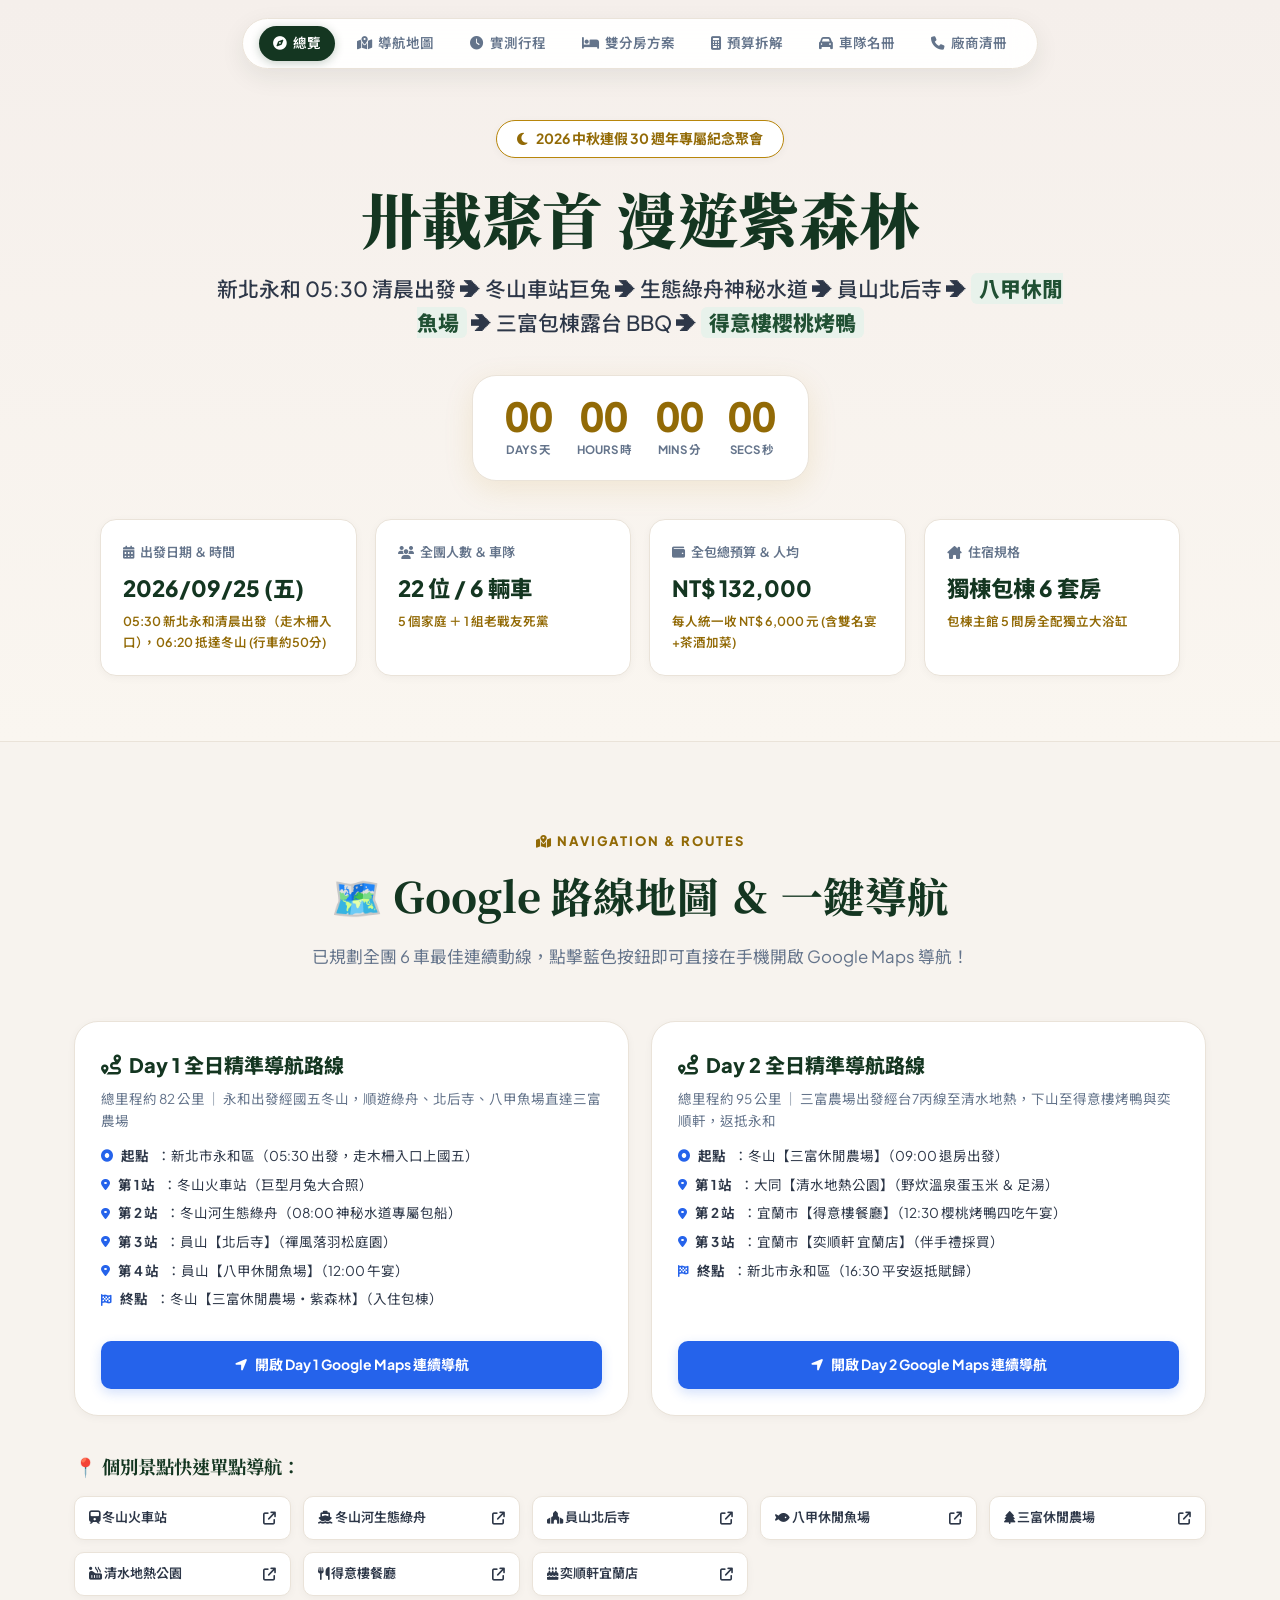
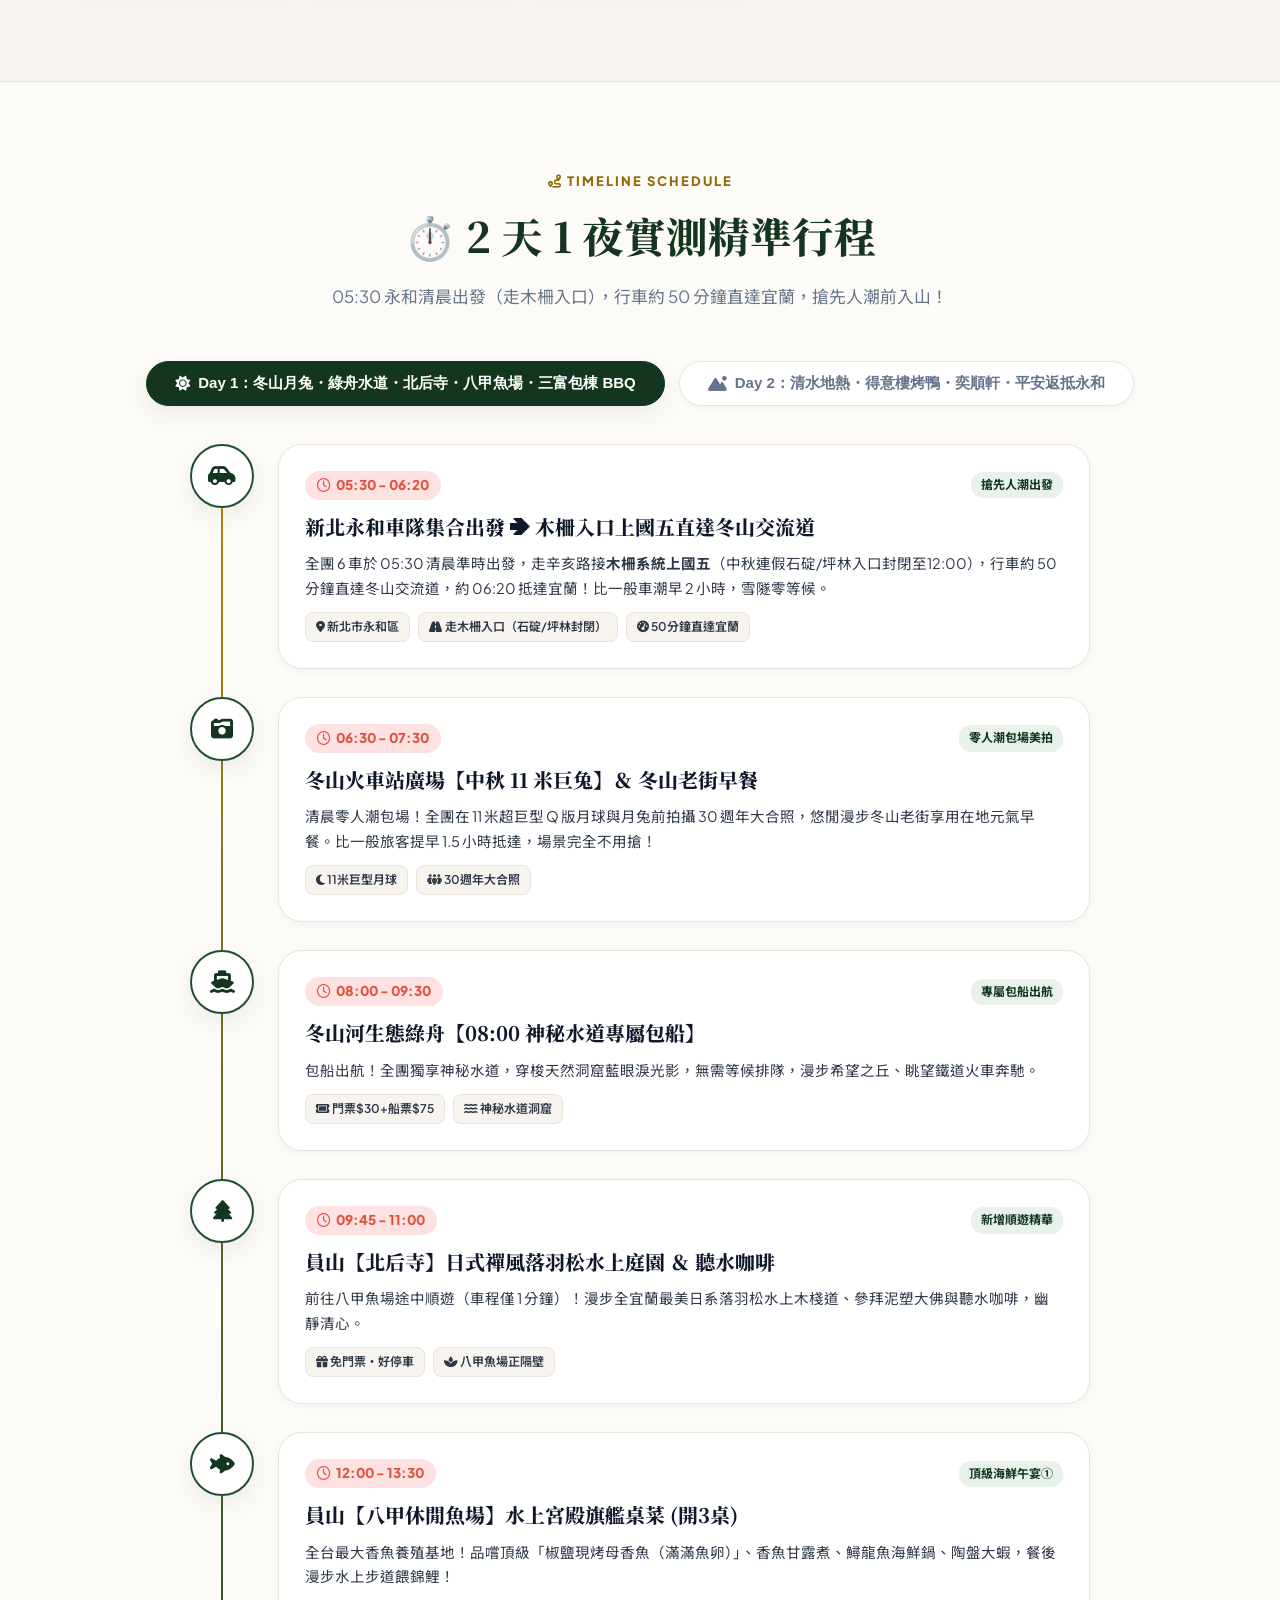
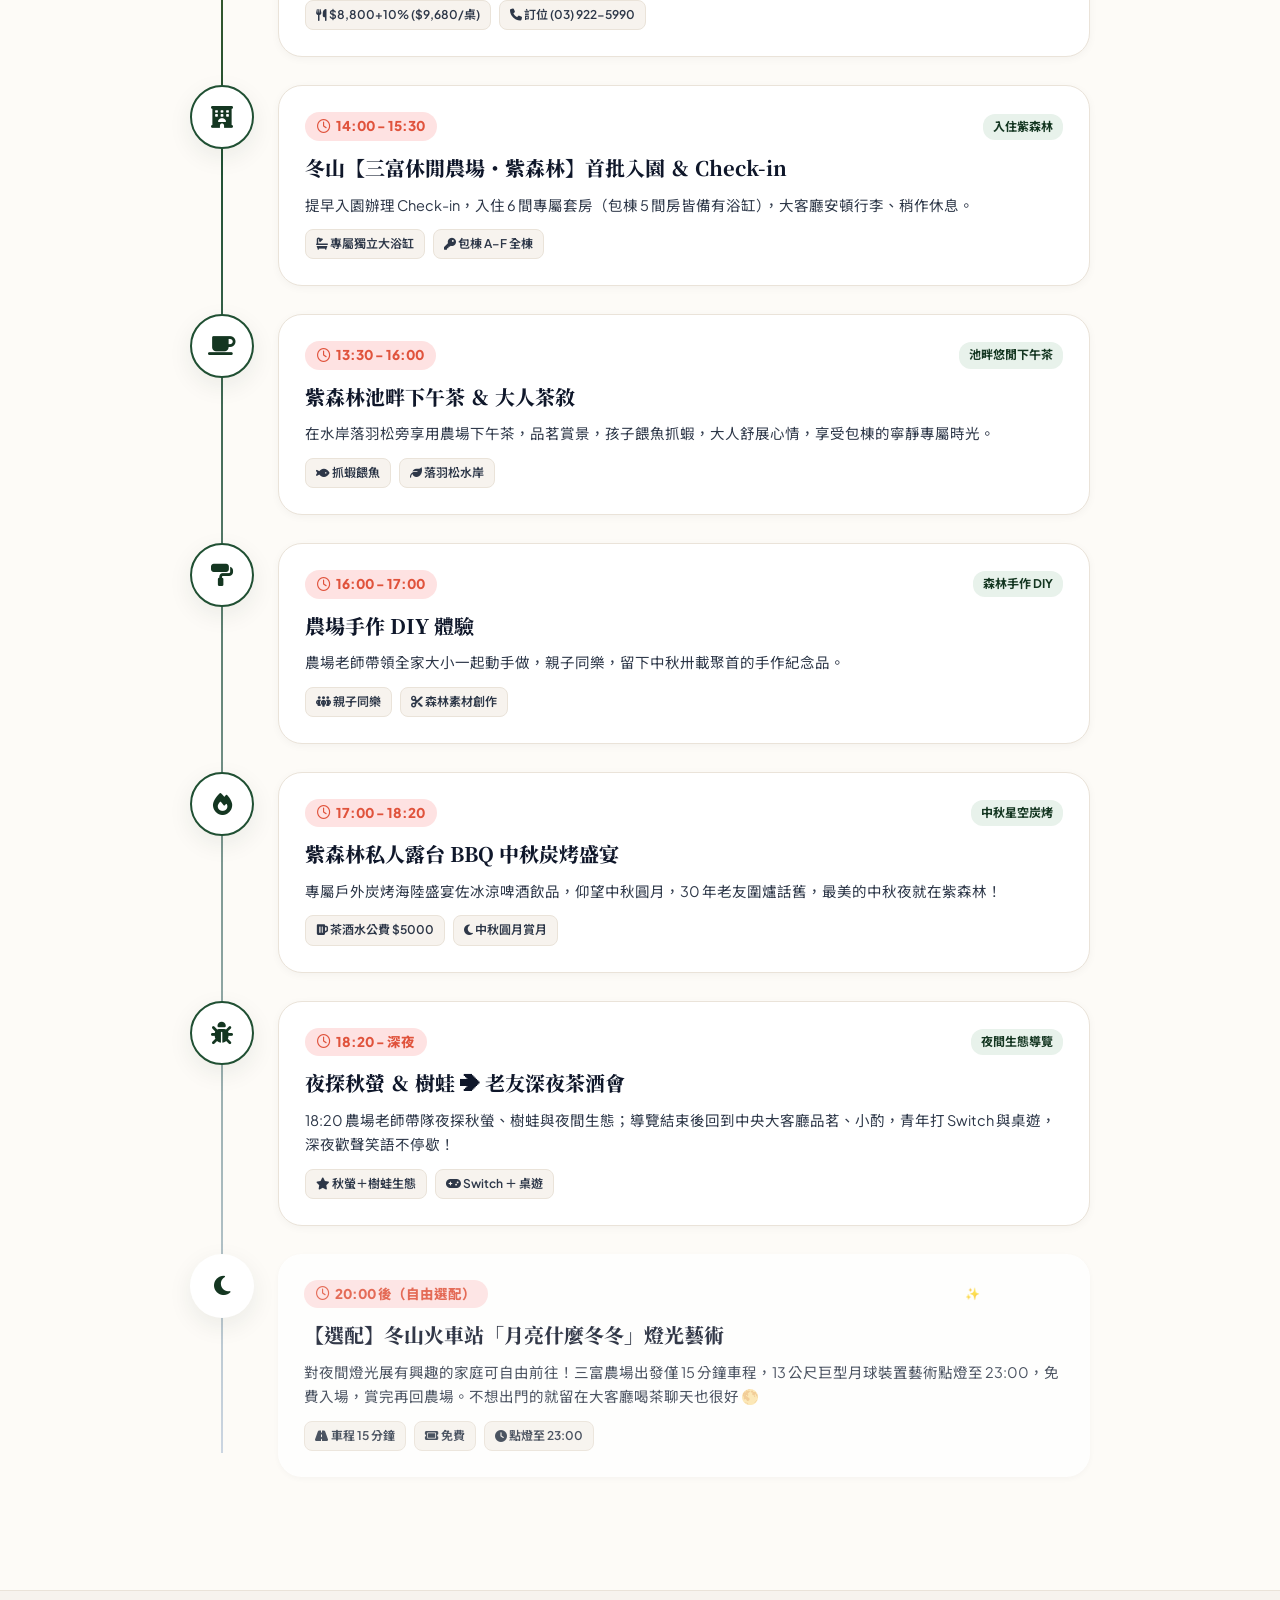
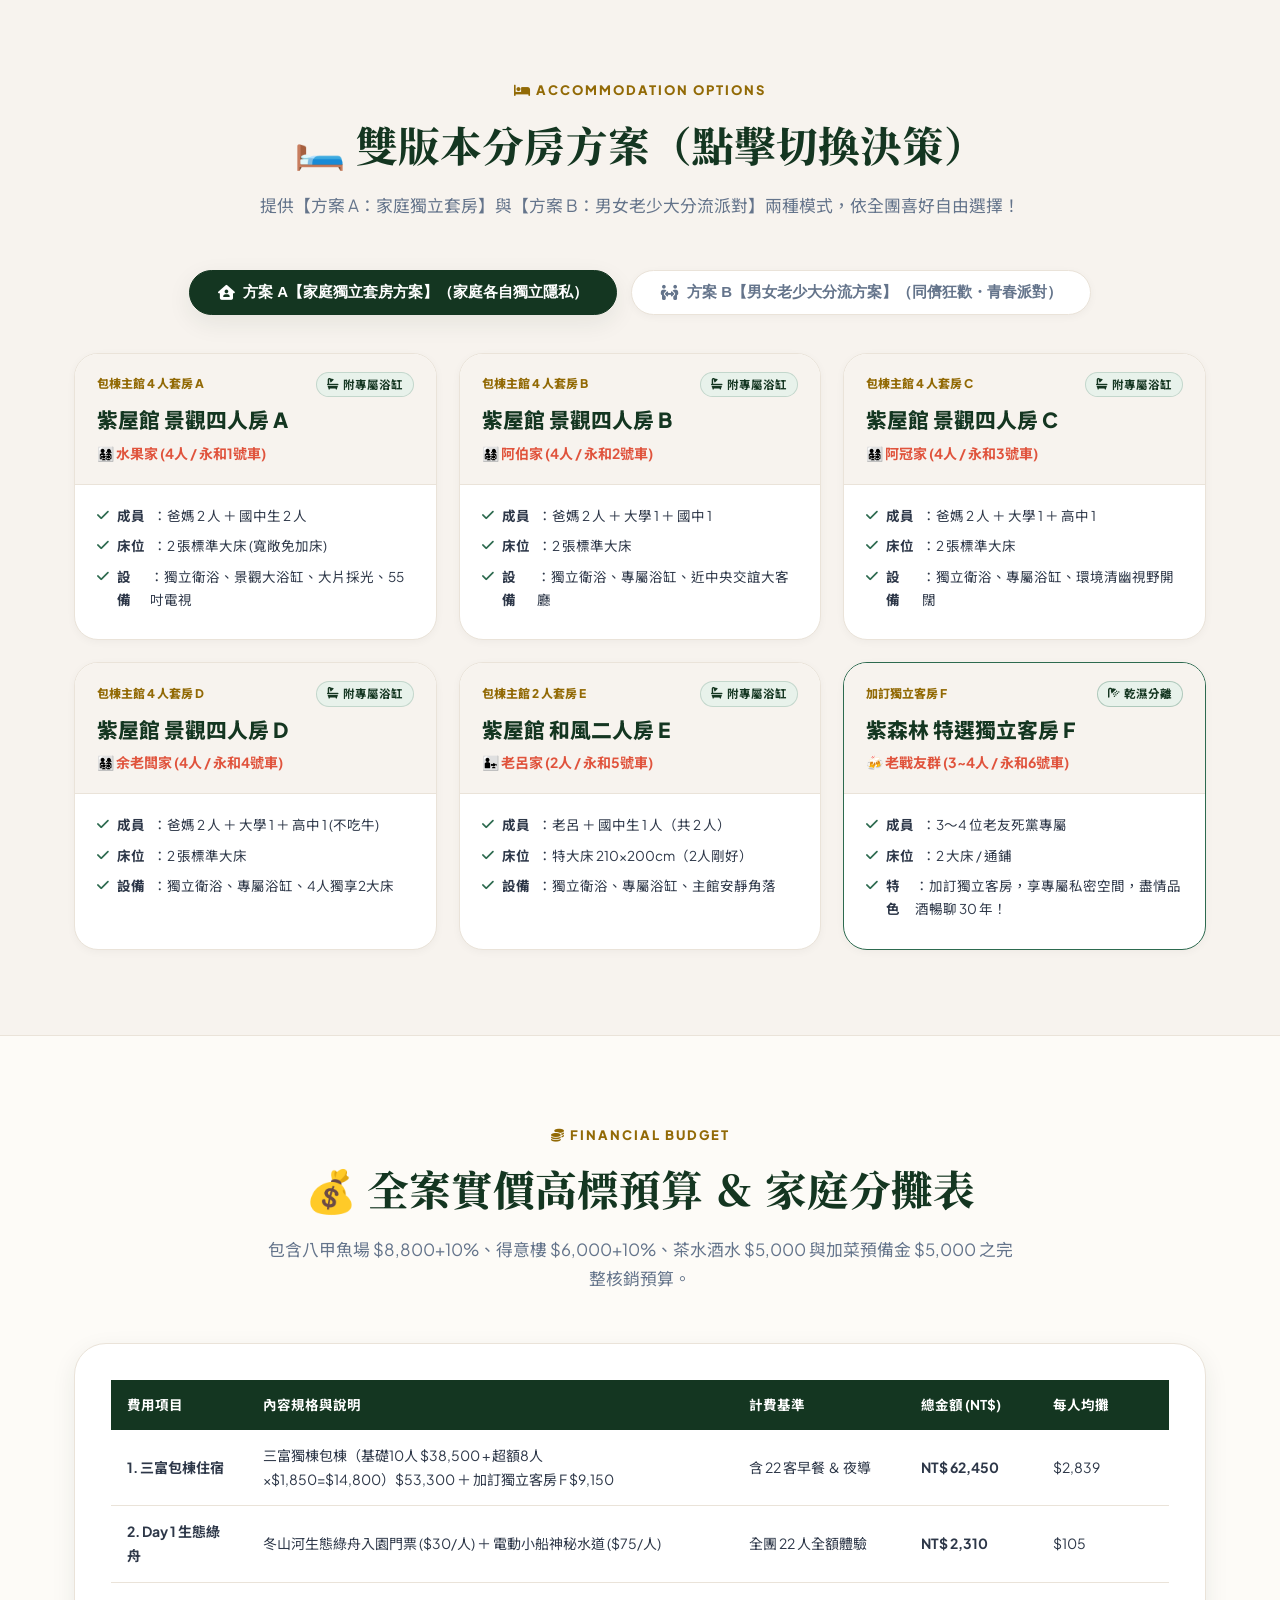
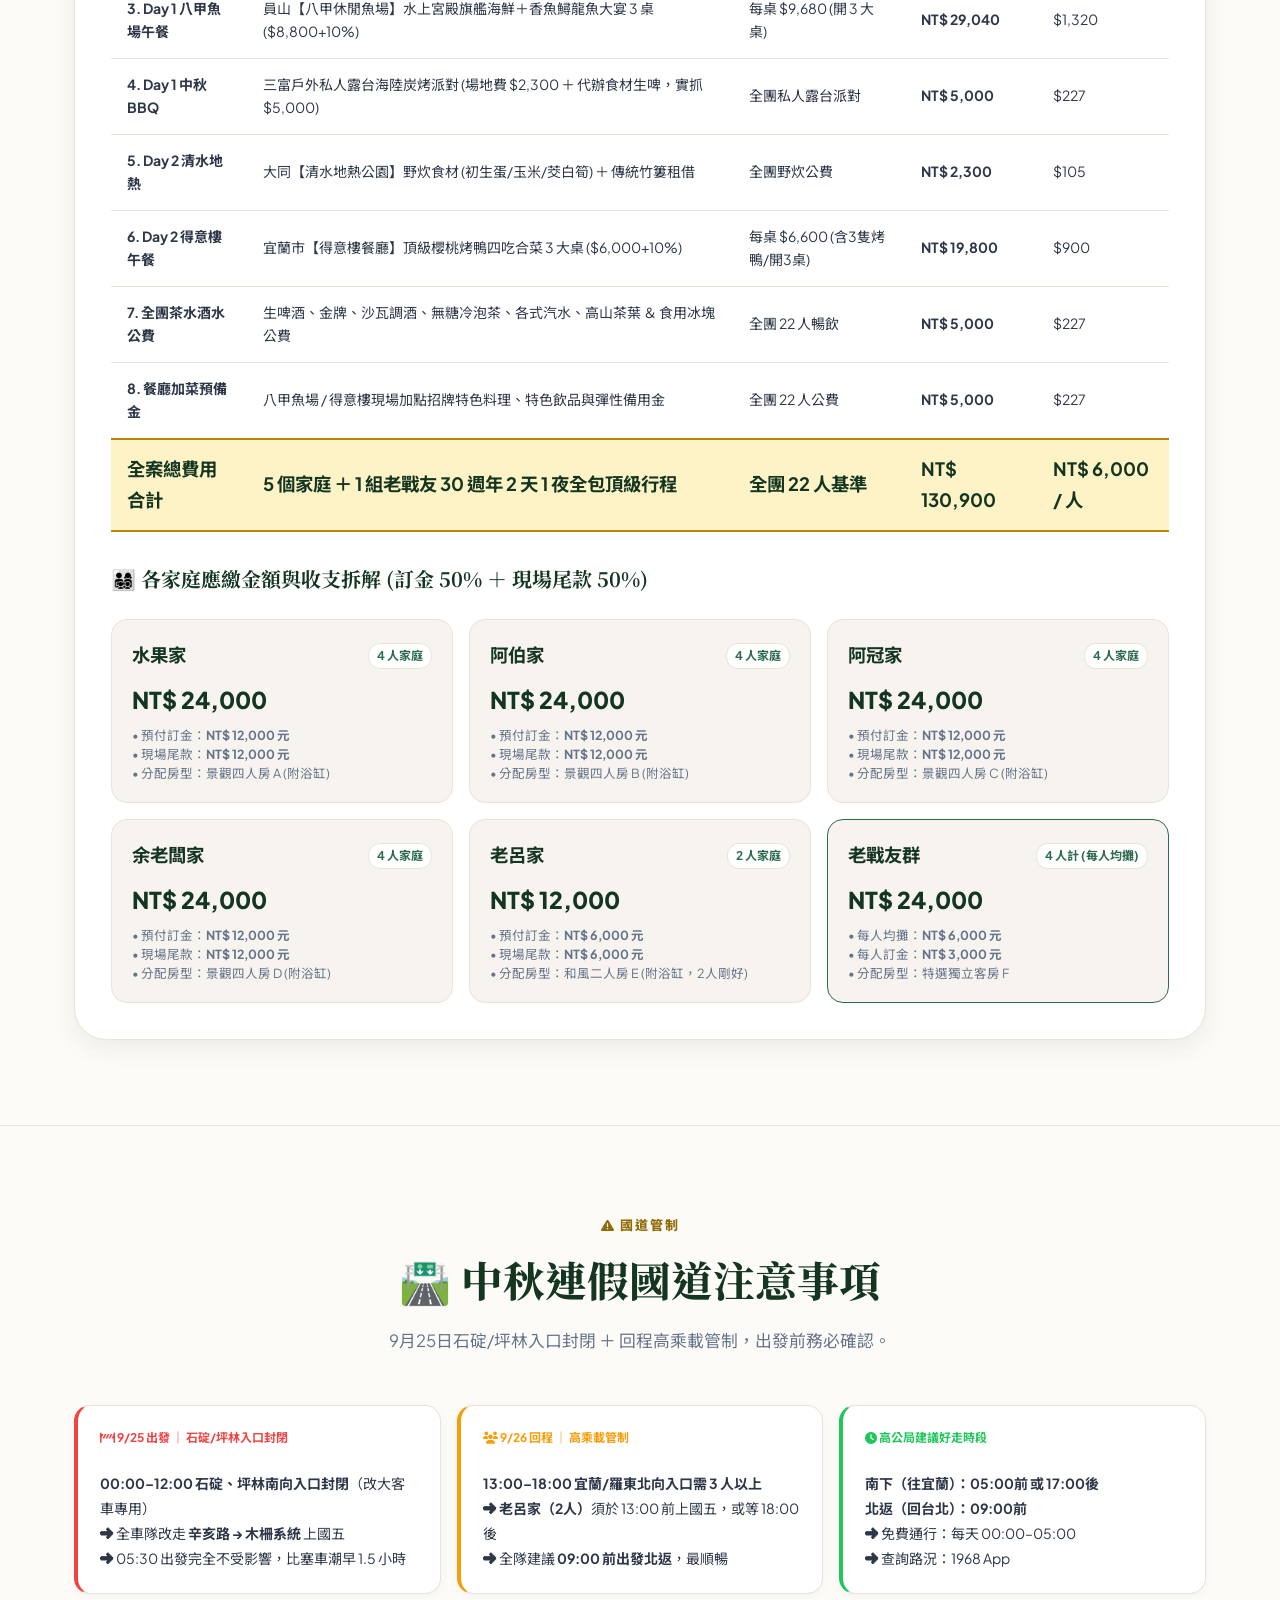
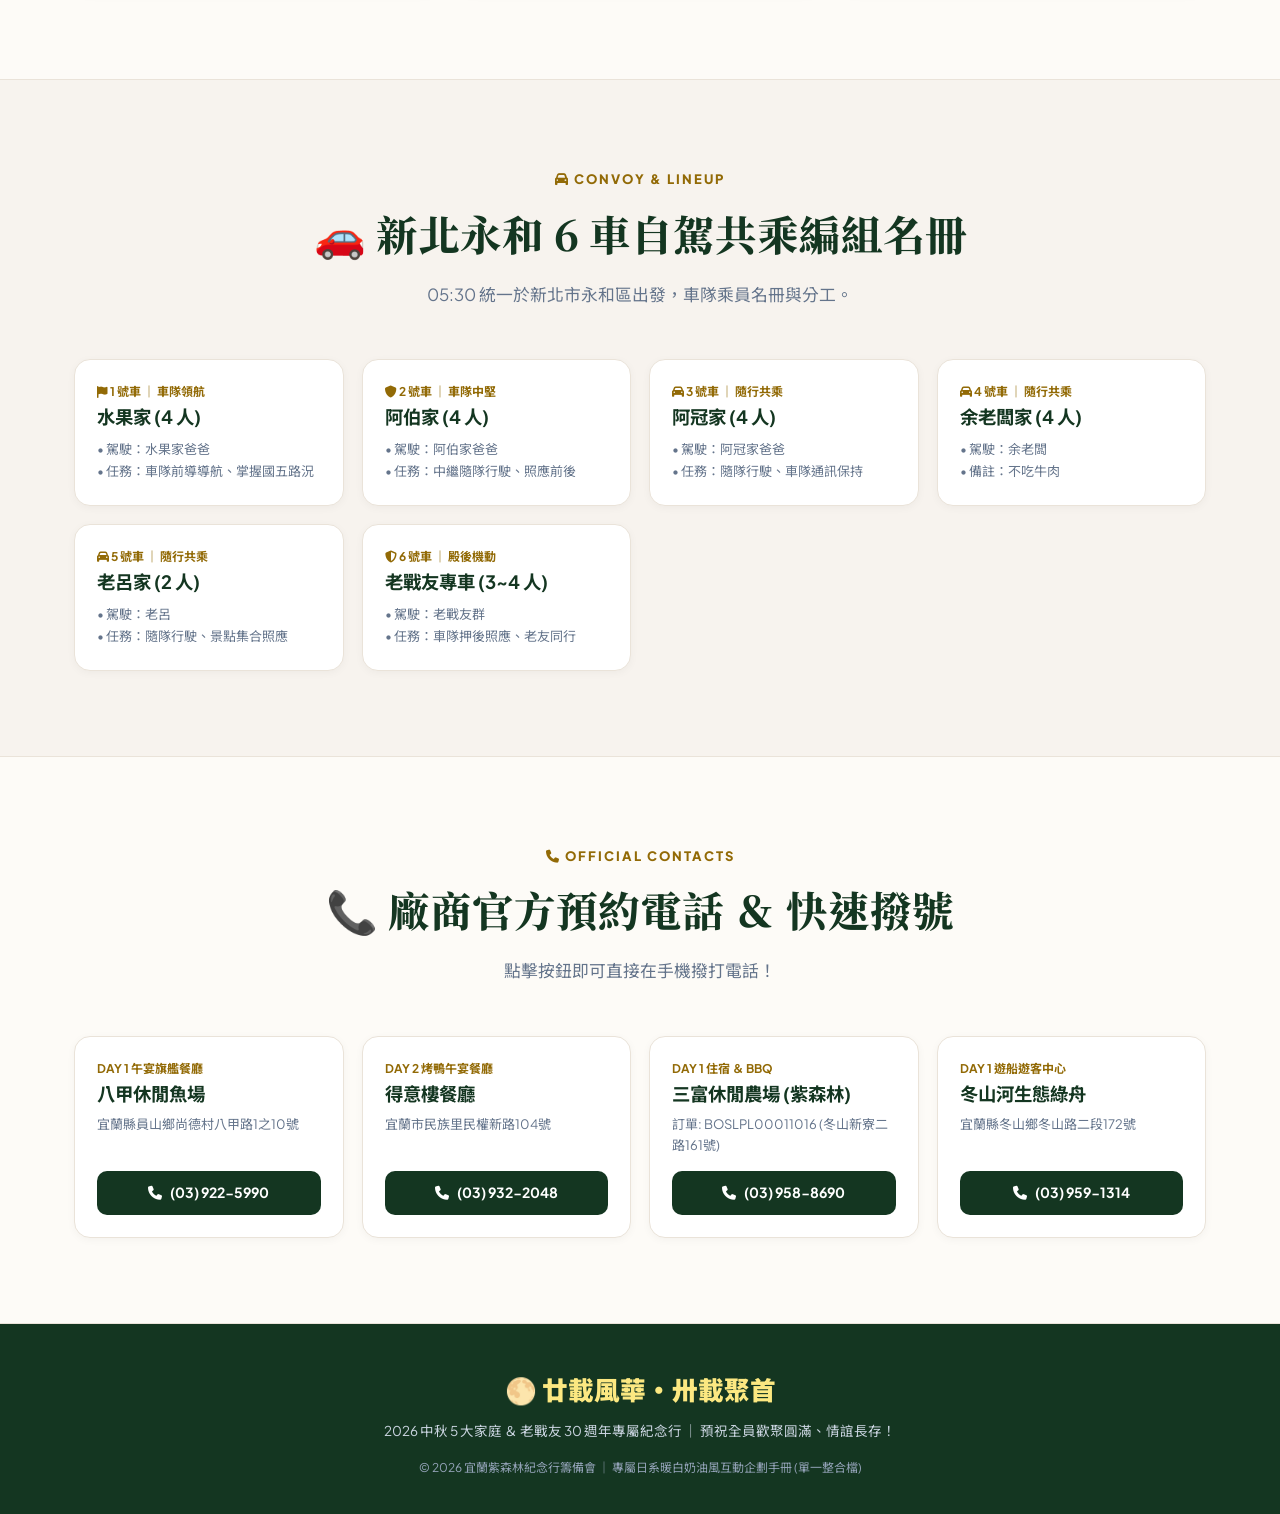
<file: handbook.html>
<!DOCTYPE html>
<html lang="zh-TW" xmlns="http://www.w3.org/1999/xhtml">
<head>
  <meta charset="UTF-8" />
  <meta name="viewport" content="width=device-width, initial-scale=1.0, maximum-scale=5.0" />
  <title>🌕 2026 中秋・卅載聚首 漫遊紫森林 ｜ 30週年專屬全案企劃手冊 (單一整合旗艦檔)</title>
  
  <!-- Google Fonts (Strict XML Compliant) -->
  <link rel="preconnect" href="https://fonts.googleapis.com" />
  <link rel="preconnect" href="https://fonts.gstatic.com" crossorigin="anonymous" />
  <link href="https://fonts.googleapis.com/css2?family=Noto+Serif+TC:wght@600;700;900&amp;family=Plus+Jakarta+Sans:wght@400;500;600;700;800&amp;family=Noto+Sans+TC:wght@400;500;700;900&amp;display=swap" rel="stylesheet" />
  
  <!-- Font Awesome Icons -->
  <link rel="stylesheet" href="https://cdnjs.cloudflare.com/ajax/libs/font-awesome/6.5.1/css/all.min.css" />

  <style>/*<![CDATA[*/
    :root {
      /* Warm Cream & Japanese Minimalist Luxury Palette */
      --bg-body: #FDFBF7;
      --bg-hero: linear-gradient(180deg, #F5EFEB 0%, #FAF6F0 100%);
      --bg-card: #FFFFFF;
      --bg-card-alt: #F7F3EE;
      --bg-pill: rgba(255, 255, 255, 0.94);
      
      --forest-dark: #143621;
      --forest-med: #205033;
      --forest-light: #2D6A4F;
      --forest-soft: #E8F2EB;
      
      --gold-primary: #B8860B;
      --gold-dark: #926A06;
      --gold-soft: #FEF3C7;
      --gold-border: rgba(184, 134, 11, 0.25);
      
      --coral-accent: #E0533C;
      --coral-soft: #FEE2E2;
      --blue-maps: #2563EB;
      --blue-soft: #EFF6FF;
      
      --text-title: #0F172A;
      --text-main: #2D3748;
      --text-muted: #64748B;
      
      --border-light: rgba(226, 232, 240, 0.9);
      --border-warm: #EAE3D9;
      
      --radius-sm: 10px;
      --radius-md: 16px;
      --radius-lg: 24px;
      --radius-xl: 32px;
      
      --shadow-sm: 0 2px 8px rgba(0, 0, 0, 0.04);
      --shadow-md: 0 8px 24px rgba(20, 54, 33, 0.08);
      --shadow-lg: 0 16px 40px rgba(20, 54, 33, 0.12);
      --shadow-glow: 0 8px 30px rgba(184, 134, 11, 0.12);
    }

    * {
      margin: 0;
      padding: 0;
      box-sizing: border-box;
      scroll-behavior: smooth;
    }

    body {
      background-color: var(--bg-body);
      color: var(--text-main);
      font-family: 'Plus Jakarta Sans', 'Noto Sans TC', -apple-system, sans-serif;
      line-height: 1.68;
      overflow-x: hidden;
    }

    h1, h2, h3, .font-serif {
      font-family: 'Noto Serif TC', serif;
      color: var(--text-title);
    }

    .container {
      max-width: 1180px;
      margin: 0 auto;
      padding: 0 24px;
    }

    /* Floating Navigation Pill */
    .nav-wrapper {
      position: fixed;
      top: 18px;
      left: 0;
      right: 0;
      z-index: 1000;
      display: flex;
      justify-content: center;
      padding: 0 16px;
    }
    .nav-pill {
      background: var(--bg-pill);
      backdrop-filter: blur(20px);
      -webkit-backdrop-filter: blur(20px);
      border: 1px solid var(--border-warm);
      padding: 7px 16px;
      border-radius: 50px;
      display: flex;
      gap: 8px;
      box-shadow: var(--shadow-md);
      overflow-x: auto;
      max-width: 100%;
      -webkit-overflow-scrolling: touch;
      scrollbar-width: none;
    }
    .nav-pill::-webkit-scrollbar {
      display: none;
    }
    .nav-pill a {
      color: var(--text-muted);
      text-decoration: none;
      font-size: 13.5px;
      font-weight: 600;
      padding: 6px 14px;
      border-radius: 20px;
      transition: all 0.25s ease;
      white-space: nowrap;
      display: flex;
      align-items: center;
      gap: 6px;
    }
    .nav-pill a:hover, .nav-pill a.active {
      color: #FFFFFF;
      background: var(--forest-dark);
      box-shadow: 0 2px 10px rgba(20, 54, 33, 0.25);
    }

    /* Hero Section (Warm Cream Style) */
    .hero {
      background: var(--bg-hero);
      padding: 120px 20px 65px;
      text-align: center;
      border-bottom: 1px solid var(--border-warm);
      position: relative;
    }
    .hero-badge {
      display: inline-flex;
      align-items: center;
      gap: 8px;
      background: #FFFFFF;
      border: 1px solid var(--gold-primary);
      color: var(--gold-dark);
      padding: 6px 20px;
      border-radius: 50px;
      font-size: 14px;
      font-weight: 700;
      margin-bottom: 22px;
      box-shadow: var(--shadow-sm);
    }
    .hero-title {
      font-size: clamp(2.4rem, 6vw, 3.8rem);
      font-weight: 900;
      line-height: 1.25;
      margin-bottom: 16px;
      color: var(--forest-dark);
      letter-spacing: -0.5px;
    }
    .hero-subtitle {
      font-size: clamp(1.05rem, 2.5vw, 1.3rem);
      color: var(--text-main);
      max-width: 860px;
      margin: 0 auto 34px;
      font-weight: 500;
    }
    .hero-highlight {
      color: var(--forest-med);
      font-weight: 800;
      background: var(--forest-soft);
      padding: 2px 8px;
      border-radius: 6px;
    }

    /* Countdown Card */
    .countdown-card {
      background: #FFFFFF;
      border: 1px solid var(--border-warm);
      border-radius: var(--radius-lg);
      padding: 20px 32px;
      display: inline-flex;
      gap: 24px;
      margin-bottom: 38px;
      box-shadow: var(--shadow-glow);
    }
    .countdown-unit {
      text-align: center;
    }
    .countdown-num {
      font-size: clamp(1.8rem, 4vw, 2.5rem);
      font-weight: 800;
      color: var(--gold-dark);
      line-height: 1;
      font-variant-numeric: tabular-nums;
    }
    .countdown-lbl {
      font-size: 11.5px;
      color: var(--text-muted);
      text-transform: uppercase;
      font-weight: 700;
      margin-top: 4px;
    }

    /* Quick Stats Grid */
    .stats-grid {
      display: grid;
      grid-template-columns: repeat(auto-fit, minmax(230px, 1fr));
      gap: 18px;
      max-width: 1080px;
      margin: 0 auto;
    }
    .stat-item {
      background: #FFFFFF;
      border: 1px solid var(--border-warm);
      border-radius: var(--radius-md);
      padding: 22px;
      text-align: left;
      transition: all 0.3s ease;
      box-shadow: var(--shadow-sm);
      position: relative;
    }
    .stat-item:hover {
      transform: translateY(-3px);
      box-shadow: var(--shadow-md);
      border-color: var(--forest-light);
    }
    .stat-label {
      font-size: 13px;
      color: var(--text-muted);
      font-weight: 600;
      display: flex;
      align-items: center;
      gap: 6px;
    }
    .stat-value {
      font-size: 1.4rem;
      font-weight: 800;
      color: var(--forest-dark);
      margin-top: 6px;
    }
    .stat-desc {
      font-size: 12.5px;
      color: var(--gold-dark);
      margin-top: 4px;
      font-weight: 600;
    }

    /* Section Styling */
    section {
      padding: 85px 0;
      border-bottom: 1px solid var(--border-warm);
    }
    .section-header {
      text-align: center;
      max-width: 760px;
      margin: 0 auto 50px;
    }
    .section-tag {
      font-size: 13px;
      font-weight: 800;
      letter-spacing: 2px;
      text-transform: uppercase;
      color: var(--gold-dark);
      margin-bottom: 8px;
      display: inline-block;
    }
    .section-title {
      font-size: clamp(1.9rem, 3.8vw, 2.6rem);
      font-weight: 800;
      color: var(--forest-dark);
      margin-bottom: 12px;
    }
    .section-desc {
      font-size: 1.05rem;
      color: var(--text-muted);
    }

    /* Tab Selector (Universal) */
    .tab-selector {
      display: flex;
      justify-content: center;
      gap: 14px;
      margin-bottom: 38px;
      flex-wrap: wrap;
    }
    .tab-btn {
      background: #FFFFFF;
      border: 1px solid var(--border-warm);
      color: var(--text-muted);
      padding: 12px 28px;
      border-radius: 40px;
      font-size: 15px;
      font-weight: 700;
      cursor: pointer;
      transition: all 0.25s ease;
      display: flex;
      align-items: center;
      gap: 8px;
      box-shadow: var(--shadow-sm);
    }
    .tab-btn.active, .tab-btn:hover {
      background: var(--forest-dark);
      border-color: var(--forest-dark);
      color: #FFFFFF;
      box-shadow: var(--shadow-md);
    }

    /* Maps Route Cards */
    .maps-grid {
      display: grid;
      grid-template-columns: repeat(auto-fit, minmax(320px, 1fr));
      gap: 22px;
      margin-bottom: 35px;
    }
    .maps-card {
      background: #FFFFFF;
      border: 1px solid var(--border-warm);
      border-radius: var(--radius-lg);
      padding: 26px;
      box-shadow: var(--shadow-sm);
      display: flex;
      flex-direction: column;
      justify-content: space-between;
      gap: 18px;
      transition: all 0.3s ease;
    }
    .maps-card:hover {
      border-color: var(--blue-maps);
      box-shadow: var(--shadow-md);
    }
    .maps-title {
      font-size: 1.25rem;
      font-weight: 800;
      color: var(--forest-dark);
      display: flex;
      align-items: center;
      gap: 8px;
    }
    .maps-stops {
      list-style: none;
      margin: 12px 0;
    }
    .maps-stops li {
      font-size: 13.5px;
      color: var(--text-main);
      margin-bottom: 6px;
      display: flex;
      align-items: center;
      gap: 8px;
    }
    .maps-stops li i {
      color: var(--blue-maps);
      font-size: 12px;
    }
    .maps-btn {
      display: inline-flex;
      align-items: center;
      justify-content: center;
      gap: 8px;
      background: var(--blue-maps);
      color: #FFFFFF;
      text-decoration: none;
      font-weight: 700;
      font-size: 14px;
      padding: 12px 20px;
      border-radius: var(--radius-sm);
      transition: all 0.25s ease;
      box-shadow: 0 4px 12px rgba(37, 99, 235, 0.2);
    }
    .maps-btn:hover {
      background: #1D4ED8;
      box-shadow: 0 6px 18px rgba(37, 99, 235, 0.35);
      transform: translateY(-2px);
    }

    /* Spot Quick Navigation Pills */
    .spots-quick-grid {
      display: grid;
      grid-template-columns: repeat(auto-fit, minmax(180px, 1fr));
      gap: 12px;
      margin-top: 15px;
    }
    .spot-btn {
      background: #FFFFFF;
      border: 1px solid var(--border-warm);
      color: var(--text-main);
      text-decoration: none;
      font-size: 13px;
      font-weight: 600;
      padding: 10px 14px;
      border-radius: var(--radius-sm);
      display: flex;
      align-items: center;
      justify-content: space-between;
      transition: all 0.2s ease;
      box-shadow: var(--shadow-sm);
    }
    .spot-btn:hover {
      border-color: var(--blue-maps);
      color: var(--blue-maps);
      background: var(--blue-soft);
    }

    /* Timeline Styling */
    .timeline-container {
      position: relative;
      max-width: 900px;
      margin: 0 auto;
    }
    .timeline-container::before {
      content: '';
      position: absolute;
      top: 24px;
      bottom: 24px;
      left: 31px;
      width: 2px;
      background: linear-gradient(180deg, var(--gold-primary), var(--forest-med), #CBD5E1);
    }

    .timeline-node {
      position: relative;
      display: flex;
      gap: 24px;
      margin-bottom: 28px;
    }
    .timeline-icon-box {
      flex-shrink: 0;
      width: 64px;
      height: 64px;
      background: #FFFFFF;
      border: 2px solid var(--forest-med);
      border-radius: 50%;
      display: flex;
      align-items: center;
      justify-content: center;
      color: var(--forest-dark);
      font-size: 22px;
      z-index: 2;
      box-shadow: var(--shadow-md);
    }
    .timeline-content-card {
      flex-grow: 1;
      background: #FFFFFF;
      border: 1px solid var(--border-warm);
      border-radius: var(--radius-lg);
      padding: 26px;
      box-shadow: var(--shadow-sm);
      transition: all 0.3s ease;
    }
    .timeline-content-card:hover {
      border-color: var(--forest-light);
      transform: translateX(4px);
      box-shadow: var(--shadow-md);
    }
    .timeline-meta {
      display: flex;
      justify-content: space-between;
      align-items: center;
      margin-bottom: 10px;
      flex-wrap: wrap;
      gap: 8px;
    }
    .timeline-time {
      font-size: 13.5px;
      font-weight: 800;
      color: var(--coral-accent);
      background: var(--coral-soft);
      padding: 3px 12px;
      border-radius: 20px;
      display: inline-flex;
      align-items: center;
      gap: 5px;
    }
    .timeline-tag {
      font-size: 12px;
      font-weight: 700;
      color: var(--forest-dark);
      background: var(--forest-soft);
      padding: 3px 10px;
      border-radius: 12px;
    }
    .timeline-title {
      font-size: 1.25rem;
      font-weight: 800;
      color: var(--text-title);
      margin-bottom: 8px;
    }
    .timeline-desc {
      font-size: 14.5px;
      color: var(--text-main);
      margin-bottom: 12px;
    }
    .timeline-features {
      display: flex;
      flex-wrap: wrap;
      gap: 8px;
    }
    .feature-pill {
      font-size: 12px;
      background: var(--bg-card-alt);
      border: 1px solid var(--border-warm);
      color: var(--text-main);
      padding: 4px 10px;
      border-radius: 8px;
      font-weight: 600;
    }

    /* Rooms Grid */
    .rooms-grid {
      display: grid;
      grid-template-columns: repeat(auto-fit, minmax(320px, 1fr));
      gap: 22px;
    }
    .room-card {
      background: #FFFFFF;
      border: 1px solid var(--border-warm);
      border-radius: var(--radius-lg);
      overflow: hidden;
      box-shadow: var(--shadow-sm);
      transition: all 0.3s ease;
    }
    .room-card:hover {
      border-color: var(--forest-light);
      transform: translateY(-4px);
      box-shadow: var(--shadow-lg);
    }
    .room-header {
      background: var(--bg-card-alt);
      padding: 18px 22px;
      border-bottom: 1px solid var(--border-warm);
    }
    .room-badge-row {
      display: flex;
      justify-content: space-between;
      align-items: center;
      margin-bottom: 6px;
    }
    .room-code {
      font-size: 12px;
      font-weight: 800;
      color: var(--gold-dark);
    }
    .room-bathtub-badge {
      font-size: 11.5px;
      font-weight: 700;
      color: var(--forest-dark);
      background: var(--forest-soft);
      border: 1px solid rgba(45, 106, 79, 0.2);
      padding: 2px 10px;
      border-radius: 20px;
      display: inline-flex;
      align-items: center;
      gap: 4px;
    }
    .room-title {
      font-size: 1.3rem;
      font-weight: 800;
      color: var(--forest-dark);
    }
    .room-assignee {
      font-size: 14px;
      color: var(--coral-accent);
      font-weight: 700;
      margin-top: 4px;
    }
    .room-body {
      padding: 20px 22px;
    }
    .room-specs {
      list-style: none;
    }
    .room-specs li {
      font-size: 13.5px;
      color: var(--text-main);
      margin-bottom: 8px;
      display: flex;
      align-items: flex-start;
      gap: 8px;
    }
    .room-specs li i {
      color: var(--forest-light);
      margin-top: 4px;
    }

    /* Budget Table & Payments */
    .budget-wrapper {
      background: #FFFFFF;
      border: 1px solid var(--border-warm);
      border-radius: var(--radius-xl);
      padding: 36px;
      box-shadow: var(--shadow-md);
    }
    .budget-table-responsive {
      overflow-x: auto;
      margin-bottom: 30px;
      -webkit-overflow-scrolling: touch;
    }
    table.custom-table {
      width: 100%;
      border-collapse: collapse;
      text-align: left;
    }
    table.custom-table th {
      background: var(--forest-dark);
      color: #FFFFFF;
      font-size: 13.5px;
      font-weight: 700;
      padding: 14px 16px;
      white-space: nowrap;
    }
    table.custom-table td {
      padding: 14px 16px;
      font-size: 14px;
      color: var(--text-main);
      border-bottom: 1px solid var(--border-warm);
    }
    table.custom-table tr:hover td {
      background: #FAF8F5;
    }
    table.custom-table tr.total-row td {
      background: var(--gold-soft);
      font-size: 1.15rem;
      font-weight: 800;
      color: var(--forest-dark);
      border-top: 2px solid var(--gold-primary);
      border-bottom: 2px solid var(--gold-primary);
    }

    .payment-grid {
      display: grid;
      grid-template-columns: repeat(auto-fit, minmax(270px, 1fr));
      gap: 16px;
      margin-top: 24px;
    }
    .payment-card {
      background: var(--bg-card-alt);
      border: 1px solid var(--border-warm);
      border-radius: var(--radius-md);
      padding: 20px;
      transition: all 0.25s ease;
    }
    .payment-card:hover {
      border-color: var(--forest-light);
      background: #FFFFFF;
      box-shadow: var(--shadow-sm);
    }
    .payment-head {
      display: flex;
      justify-content: space-between;
      align-items: center;
      margin-bottom: 10px;
    }
    .payment-title {
      font-size: 1.15rem;
      font-weight: 700;
      color: var(--forest-dark);
    }
    .payment-people {
      font-size: 12px;
      background: #FFFFFF;
      border: 1px solid var(--border-warm);
      padding: 2px 8px;
      border-radius: 12px;
      color: var(--forest-light);
      font-weight: 700;
    }
    .payment-amount {
      font-size: 1.45rem;
      font-weight: 800;
      color: var(--forest-dark);
      margin-bottom: 6px;
    }
    .payment-breakdown {
      font-size: 12.5px;
      color: var(--text-muted);
      line-height: 1.5;
    }

    /* Convoy & Contacts */
    .contact-grid {
      display: grid;
      grid-template-columns: repeat(auto-fit, minmax(260px, 1fr));
      gap: 18px;
    }
    .contact-card {
      background: #FFFFFF;
      border: 1px solid var(--border-warm);
      border-radius: var(--radius-md);
      padding: 22px;
      display: flex;
      flex-direction: column;
      justify-content: space-between;
      gap: 14px;
      box-shadow: var(--shadow-sm);
    }
    .contact-name {
      font-size: 1.15rem;
      font-weight: 700;
      color: var(--forest-dark);
    }
    .contact-role {
      font-size: 12px;
      color: var(--gold-dark);
      font-weight: 700;
      text-transform: uppercase;
    }
    .contact-phone-btn {
      display: inline-flex;
      align-items: center;
      justify-content: center;
      gap: 8px;
      background: var(--forest-dark);
      color: #FFFFFF;
      text-decoration: none;
      font-weight: 700;
      font-size: 14px;
      padding: 10px 16px;
      border-radius: var(--radius-sm);
      transition: all 0.25s ease;
    }
    .contact-phone-btn:hover {
      background: var(--forest-med);
      box-shadow: var(--shadow-md);
    }

    /* Footer */
    footer {
      background: var(--forest-dark);
      color: #FFFFFF;
      padding: 45px 0 35px;
      text-align: center;
    }
    .footer-logo {
      font-size: 1.6rem;
      font-weight: 900;
      color: #FCE881;
      margin-bottom: 8px;
    }
    .footer-text {
      font-size: 13.5px;
      color: #CBD5E1;
      max-width: 600px;
      margin: 0 auto 16px;
    }

    @media (max-width: 768px) {
      .hero {
        padding: 100px 16px 50px;
      }
      .countdown-card {
        gap: 12px;
        padding: 14px 18px;
        margin-bottom: 28px;
      }
      .stats-grid {
        grid-template-columns: 1fr;
        gap: 12px;
      }
      .tab-selector {
        flex-direction: column;
        gap: 10px;
      }
      .tab-btn {
        width: 100%;
        justify-content: center;
        padding: 12px 18px;
        font-size: 14px;
      }
      .timeline-container::before {
        left: 20px;
      }
      .timeline-icon-box {
        width: 42px;
        height: 42px;
        font-size: 16px;
      }
      .timeline-node {
        gap: 12px;
      }
      .timeline-content-card {
        padding: 18px;
      }
      .budget-wrapper {
        padding: 18px 14px;
      }
      .rooms-grid {
        grid-template-columns: 1fr;
      }
      .maps-grid {
        grid-template-columns: 1fr;
      }
    }
  /*]]>*/</style>
</head>
<body>

  <!-- Floating Navigation Pill -->
  <div class="nav-wrapper">
    <nav class="nav-pill">
      <a href="#overview" class="active"><i class="fa-solid fa-compass"></i> 總覽</a>
      <a href="#maps"><i class="fa-solid fa-map-location-dot"></i> 導航地圖</a>
      <a href="#itinerary"><i class="fa-solid fa-clock"></i> 實測行程</a>
      <a href="#rooms"><i class="fa-solid fa-bed"></i> 雙分房方案</a>
      <a href="#budget"><i class="fa-solid fa-calculator"></i> 預算拆解</a>
      <a href="#convoy"><i class="fa-solid fa-car"></i> 車隊名冊</a>
      <a href="#contacts"><i class="fa-solid fa-phone"></i> 廠商清冊</a>
    </nav>
  </div>

  <!-- Hero Section -->
  <header class="hero" id="overview">
    <div class="container">
      <div class="hero-badge">
        <i class="fa-solid fa-moon"></i> 2026 中秋連假 30 週年專屬紀念聚會
      </div>
      <h1 class="hero-title">卅載聚首 漫遊紫森林</h1>
      <p class="hero-subtitle">
        新北永和 05:30 清晨出發 ➔ 冬山車站巨兔 ➔ 生態綠舟神秘水道 ➔ 員山北后寺 ➔
        <span class="hero-highlight">八甲休閒魚場</span> ➔ 三富包棟露台 BBQ ➔ <span class="hero-highlight">得意樓櫻桃烤鴨</span>
      </p>

      <!-- Live Countdown -->
      <div class="countdown-card">
        <div class="countdown-unit">
          <div class="countdown-num" id="cd-days">--</div>
          <div class="countdown-lbl">Days 天</div>
        </div>
        <div class="countdown-unit">
          <div class="countdown-num" id="cd-hours">--</div>
          <div class="countdown-lbl">Hours 時</div>
        </div>
        <div class="countdown-unit">
          <div class="countdown-num" id="cd-minutes">--</div>
          <div class="countdown-lbl">Mins 分</div>
        </div>
        <div class="countdown-unit">
          <div class="countdown-num" id="cd-seconds">--</div>
          <div class="countdown-lbl">Secs 秒</div>
        </div>
      </div>

      <!-- Quick Metrics Grid -->
      <div class="stats-grid">
        <div class="stat-item">
          <div class="stat-label"><i class="fa-solid fa-calendar-days"></i> 出發日期 ＆ 時間</div>
          <div class="stat-value">2026/09/25 (五)</div>
          <div class="stat-desc">05:30 新北永和清晨出發（走木柵入口），06:20 抵達冬山 (行車約50分)</div>
        </div>
        <div class="stat-item">
          <div class="stat-label"><i class="fa-solid fa-users"></i> 全團人數 ＆ 車隊</div>
          <div class="stat-value">22 位 / 6 輛車</div>
          <div class="stat-desc">5 個家庭 ＋ 1 組老戰友死黨</div>
        </div>
        <div class="stat-item">
          <div class="stat-label"><i class="fa-solid fa-wallet"></i> 全包總預算 ＆ 人均</div>
          <div class="stat-value">NT$ 132,000</div>
          <div class="stat-desc">每人統一收 NT$ 6,000 元 (含雙名宴+茶酒加菜)</div>
        </div>
        <div class="stat-item">
          <div class="stat-label"><i class="fa-solid fa-house-chimney"></i> 住宿規格</div>
          <div class="stat-value">獨棟包棟 6 套房</div>
          <div class="stat-desc">包棟主館 5 間房全配獨立大浴缸</div>
        </div>
      </div>
    </div>
  </header>

  <!-- Section: Google Maps Route Maps -->
  <section id="maps" style="background: var(--bg-card-alt);">
    <div class="container">
      <div class="section-header">
        <span class="section-tag"><i class="fa-solid fa-map-location-dot"></i> Navigation &amp; Routes</span>
        <h2 class="section-title">🗺️ Google 路線地圖 ＆ 一鍵導航</h2>
        <p class="section-desc">已規劃全團 6 車最佳連續動線，點擊藍色按鈕即可直接在手機開啟 Google Maps 導航！</p>
      </div>

      <!-- Maps Route Cards -->
      <div class="maps-grid">
        <!-- Day 1 Map Route -->
        <div class="maps-card">
          <div>
            <div class="maps-title"><i class="fa-solid fa-route"></i> Day 1 全日精準導航路線</div>
            <p style="font-size: 13.5px; color: var(--text-muted); margin-top: 6px;">
              總里程約 82 公里 ｜ 永和出發經國五冬山，順遊綠舟、北后寺、八甲魚場直達三富農場
            </p>
            <ul class="maps-stops">
              <li><i class="fa-solid fa-circle-dot"></i> <b>起點</b>：新北市永和區（05:30 出發，走木柵入口上國五）</li>
              <li><i class="fa-solid fa-location-dot"></i> <b>第 1 站</b>：冬山火車站（巨型月兔大合照）</li>
              <li><i class="fa-solid fa-location-dot"></i> <b>第 2 站</b>：冬山河生態綠舟（08:00 神秘水道專屬包船）</li>
              <li><i class="fa-solid fa-location-dot"></i> <b>第 3 站</b>：員山【北后寺】（禪風落羽松庭園）</li>
              <li><i class="fa-solid fa-location-dot"></i> <b>第 4 站</b>：員山【八甲休閒魚場】（12:00 午宴）</li>
              <li><i class="fa-solid fa-flag-checkered"></i> <b>終點</b>：冬山【三富休閒農場・紫森林】（入住包棟）</li>
            </ul>
          </div>
          <a href="https://www.google.com/maps/dir/%E6%96%B0%E5%8C%97%E5%B8%82%E6%B0%B8%E5%92%8C%E5%8D%80/%E5%86%AC%E5%B1%B1%E7%81%AB%E8%BB%8A%E7%AB%99/%E5%86%AC%E5%B1%B1%E6%B2%B3%E7%94%9F%E6%85%8B%E7%B6%A0%E8%88%9F/%E5%8C%97%E5%90%8E%E5%AF%BA/%E5%85%AB%E7%94%B2%E4%BC%91%E9%96%92%E9%AD%9A%E5%A0%B4/%E4%B8%89%E5%AF%8C%E4%BC%91%E9%96%92%E8%BE%B2%E5%A0%B4" target="_blank" class="maps-btn">
            <i class="fa-solid fa-location-arrow"></i> 開啟 Day 1 Google Maps 連續導航
          </a>
        </div>

        <!-- Day 2 Map Route -->
        <div class="maps-card">
          <div>
            <div class="maps-title"><i class="fa-solid fa-route"></i> Day 2 全日精準導航路線</div>
            <p style="font-size: 13.5px; color: var(--text-muted); margin-top: 6px;">
              總里程約 95 公里 ｜ 三富農場出發經台7丙線至清水地熱，下山至得意樓烤鴨與奕順軒，返抵永和
            </p>
            <ul class="maps-stops">
              <li><i class="fa-solid fa-circle-dot"></i> <b>起點</b>：冬山【三富休閒農場】（09:00 退房出發）</li>
              <li><i class="fa-solid fa-location-dot"></i> <b>第 1 站</b>：大同【清水地熱公園】（野炊溫泉蛋玉米 ＆ 足湯）</li>
              <li><i class="fa-solid fa-location-dot"></i> <b>第 2 站</b>：宜蘭市【得意樓餐廳】（12:30 櫻桃烤鴨四吃午宴）</li>
              <li><i class="fa-solid fa-location-dot"></i> <b>第 3 站</b>：宜蘭市【奕順軒 宜蘭店】（伴手禮採買）</li>
              <li><i class="fa-solid fa-flag-checkered"></i> <b>終點</b>：新北市永和區（16:30 平安返抵賦歸）</li>
            </ul>
          </div>
          <a href="https://www.google.com/maps/dir/%E4%B8%89%E5%AF%8C%E4%BC%91%E9%96%92%E8%BE%B2%E5%A0%B4/%E6%B8%85%E6%B0%B4%E5%9C%B0%E7%86%B1%E5%85%AC%E5%9C%92/%E5%BE%97%E6%84%8F%E6%A8%93%E9%A4%90%E5%BB%B3/%E5%A5%95%E9%A0%86%E8%BB%92+%E5%AE%9C%E8%98%AD%E5%BA%97/%E6%96%B0%E5%8C%97%E5%B8%82%E6%B0%B8%E5%92%8C%E5%8D%80" target="_blank" class="maps-btn">
            <i class="fa-solid fa-location-arrow"></i> 開啟 Day 2 Google Maps 連續導航
          </a>
        </div>
      </div>

      <!-- Single Spot Quick Navigation -->
      <h3 style="font-size: 1.15rem; color: var(--forest-dark); margin-bottom: 10px;">📍 個別景點快速單點導航：</h3>
      <div class="spots-quick-grid">
        <a href="https://maps.google.com/?q=冬山火車站" target="_blank" class="spot-btn">
          <span><i class="fa-solid fa-train"></i> 冬山火車站</span>
          <i class="fa-solid fa-arrow-up-right-from-square"></i>
        </a>
        <a href="https://maps.google.com/?q=冬山河生態綠舟" target="_blank" class="spot-btn">
          <span><i class="fa-solid fa-ship"></i> 冬山河生態綠舟</span>
          <i class="fa-solid fa-arrow-up-right-from-square"></i>
        </a>
        <a href="https://maps.google.com/?q=員山北后寺" target="_blank" class="spot-btn">
          <span><i class="fa-solid fa-place-of-worship"></i> 員山北后寺</span>
          <i class="fa-solid fa-arrow-up-right-from-square"></i>
        </a>
        <a href="https://maps.google.com/?q=八甲休閒魚場" target="_blank" class="spot-btn">
          <span><i class="fa-solid fa-fish"></i> 八甲休閒魚場</span>
          <i class="fa-solid fa-arrow-up-right-from-square"></i>
        </a>
        <a href="https://maps.google.com/?q=三富休閒農場" target="_blank" class="spot-btn">
          <span><i class="fa-solid fa-tree"></i> 三富休閒農場</span>
          <i class="fa-solid fa-arrow-up-right-from-square"></i>
        </a>
        <a href="https://maps.google.com/?q=清水地熱公園" target="_blank" class="spot-btn">
          <span><i class="fa-solid fa-hot-tub-person"></i> 清水地熱公園</span>
          <i class="fa-solid fa-arrow-up-right-from-square"></i>
        </a>
        <a href="https://maps.google.com/?q=得意樓餐廳" target="_blank" class="spot-btn">
          <span><i class="fa-solid fa-utensils"></i> 得意樓餐廳</span>
          <i class="fa-solid fa-arrow-up-right-from-square"></i>
        </a>
        <a href="https://maps.google.com/?q=奕順軒宜蘭店" target="_blank" class="spot-btn">
          <span><i class="fa-solid fa-cake-candles"></i> 奕順軒宜蘭店</span>
          <i class="fa-solid fa-arrow-up-right-from-square"></i>
        </a>
      </div>
    </div>
  </section>

  <!-- Section: Itinerary -->
  <section id="itinerary">
    <div class="container">
      <div class="section-header">
        <span class="section-tag"><i class="fa-solid fa-route"></i> Timeline Schedule</span>
        <h2 class="section-title">⏱️ 2 天 1 夜實測精準行程</h2>
        <p class="section-desc">05:30 永和清晨出發（走木柵入口），行車約 50 分鐘直達宜蘭，搶先人潮前入山！</p>
      </div>

      <!-- Day Tabs -->
      <div class="tab-selector">
        <button class="tab-btn active" id="btn-day1" onclick="switchDay(1)"><i class="fa-solid fa-sun"></i> Day 1：冬山月兔・綠舟水道・北后寺・八甲魚場・三富包棟 BBQ</button>
        <button class="tab-btn" id="btn-day2" onclick="switchDay(2)"><i class="fa-solid fa-mountain-sun"></i> Day 2：清水地熱・得意樓烤鴨・奕順軒・平安返抵永和</button>
      </div>

      <!-- Day 1 Timeline -->
      <div class="timeline-container" id="day1-timeline">
        <div class="timeline-node">
          <div class="timeline-icon-box"><i class="fa-solid fa-car-side"></i></div>
          <div class="timeline-content-card">
            <div class="timeline-meta">
              <span class="timeline-time"><i class="fa-regular fa-clock"></i> 05:30 - 06:20</span>
              <span class="timeline-tag">搶先人潮出發</span>
            </div>
            <h3 class="timeline-title">新北永和車隊集合出發 ➔ 木柵入口上國五直達冬山交流道</h3>
            <p class="timeline-desc">全團 6 車於 05:30 清晨準時出發，走辛亥路接<b>木柵系統上國五</b>（中秋連假石碇/坪林入口封閉至12:00），行車約 50 分鐘直達冬山交流道，約 06:20 抵達宜蘭！比一般車潮早 2 小時，雪隧零等候。</p>
            <div class="timeline-features">
              <span class="feature-pill"><i class="fa-solid fa-location-dot"></i> 新北市永和區</span>
              <span class="feature-pill"><i class="fa-solid fa-road"></i> 走木柵入口（石碇/坪林封閉）</span>
              <span class="feature-pill"><i class="fa-solid fa-gauge-high"></i> 50分鐘直達宜蘭</span>
            </div>
          </div>
        </div>

        <div class="timeline-node">
          <div class="timeline-icon-box"><i class="fa-solid fa-camera-retro"></i></div>
          <div class="timeline-content-card">
            <div class="timeline-meta">
              <span class="timeline-time"><i class="fa-regular fa-clock"></i> 06:30 - 07:30</span>
              <span class="timeline-tag">零人潮包場美拍</span>
            </div>
            <h3 class="timeline-title">冬山火車站廣場【中秋 11 米巨兔】＆ 冬山老街早餐</h3>
            <p class="timeline-desc">清晨零人潮包場！全團在 11 米超巨型 Q 版月球與月兔前拍攝 30 週年大合照，悠閒漫步冬山老街享用在地元氣早餐。比一般旅客提早 1.5 小時抵達，場景完全不用搶！</p>
            <div class="timeline-features">
              <span class="feature-pill"><i class="fa-solid fa-moon"></i> 11米巨型月球</span>
              <span class="feature-pill"><i class="fa-solid fa-people-group"></i> 30週年大合照</span>
            </div>
          </div>
        </div>

        <div class="timeline-node">
          <div class="timeline-icon-box"><i class="fa-solid fa-ship"></i></div>
          <div class="timeline-content-card">
            <div class="timeline-meta">
              <span class="timeline-time"><i class="fa-regular fa-clock"></i> 08:00 - 09:30</span>
              <span class="timeline-tag">專屬包船出航</span>
            </div>
            <h3 class="timeline-title">冬山河生態綠舟【08:00 神秘水道專屬包船】</h3>
            <p class="timeline-desc">包船出航！全團獨享神秘水道，穿梭天然洞窟藍眼淚光影，無需等候排隊，漫步希望之丘、眺望鐵道火車奔馳。</p>
            <div class="timeline-features">
              <span class="feature-pill"><i class="fa-solid fa-ticket"></i> 門票$30+船票$75</span>
              <span class="feature-pill"><i class="fa-solid fa-water"></i> 神秘水道洞窟</span>
            </div>
          </div>
        </div>

        <div class="timeline-node">
          <div class="timeline-icon-box"><i class="fa-solid fa-tree"></i></div>
          <div class="timeline-content-card">
            <div class="timeline-meta">
              <span class="timeline-time"><i class="fa-regular fa-clock"></i> 09:45 - 11:00</span>
              <span class="timeline-tag">新增順遊精華</span>
            </div>
            <h3 class="timeline-title">員山【北后寺】日式禪風落羽松水上庭園 ＆ 聽水咖啡</h3>
            <p class="timeline-desc">前往八甲魚場途中順遊（車程僅 1 分鐘）！漫步全宜蘭最美日系落羽松水上木棧道、參拜泥塑大佛與聽水咖啡，幽靜清心。</p>
            <div class="timeline-features">
              <span class="feature-pill"><i class="fa-solid fa-gift"></i> 免門票・好停車</span>
              <span class="feature-pill"><i class="fa-solid fa-spa"></i> 八甲魚場正隔壁</span>
            </div>
          </div>
        </div>

        <div class="timeline-node">
          <div class="timeline-icon-box"><i class="fa-solid fa-fish-fins"></i></div>
          <div class="timeline-content-card">
            <div class="timeline-meta">
              <span class="timeline-time"><i class="fa-regular fa-clock"></i> 12:00 - 13:30</span>
              <span class="timeline-tag">頂級海鮮午宴①</span>
            </div>
            <h3 class="timeline-title">員山【八甲休閒魚場】水上宮殿旗艦桌菜 (開3桌)</h3>
            <p class="timeline-desc">全台最大香魚養殖基地！品嚐頂級「椒鹽現烤母香魚（滿滿魚卵）」、香魚甘露煮、鱘龍魚海鮮鍋、陶盤大蝦，餐後漫步水上步道餵錦鯉！</p>
            <div class="timeline-features">
              <span class="feature-pill"><i class="fa-solid fa-utensils"></i> $8,800+10% ($9,680/桌)</span>
              <span class="feature-pill"><i class="fa-solid fa-phone"></i> 訂位 (03) 922-5990</span>
            </div>
          </div>
        </div>

        <div class="timeline-node">
          <div class="timeline-icon-box"><i class="fa-solid fa-hotel"></i></div>
          <div class="timeline-content-card">
            <div class="timeline-meta">
              <span class="timeline-time"><i class="fa-regular fa-clock"></i> 14:00 - 15:30</span>
              <span class="timeline-tag">入住紫森林</span>
            </div>
            <h3 class="timeline-title">冬山【三富休閒農場・紫森林】首批入園 ＆ Check-in</h3>
            <p class="timeline-desc">提早入園辦理 Check-in，入住 6 間專屬套房（包棟 5 間房皆備有浴缸），大客廳安頓行李、稍作休息。</p>
            <div class="timeline-features">
              <span class="feature-pill"><i class="fa-solid fa-bath"></i> 專屬獨立大浴缸</span>
              <span class="feature-pill"><i class="fa-solid fa-key"></i> 包棟 A–F 全棟</span>
            </div>
          </div>
        </div>

        <div class="timeline-node">
          <div class="timeline-icon-box"><i class="fa-solid fa-mug-saucer"></i></div>
          <div class="timeline-content-card">
            <div class="timeline-meta">
              <span class="timeline-time"><i class="fa-regular fa-clock"></i> 13:30 - 16:00</span>
              <span class="timeline-tag">池畔悠閒下午茶</span>
            </div>
            <h3 class="timeline-title">紫森林池畔下午茶 ＆ 大人茶敘</h3>
            <p class="timeline-desc">在水岸落羽松旁享用農場下午茶，品茗賞景，孩子餵魚抓蝦，大人舒展心情，享受包棟的寧靜專屬時光。</p>
            <div class="timeline-features">
              <span class="feature-pill"><i class="fa-solid fa-fish"></i> 抓蝦餵魚</span>
              <span class="feature-pill"><i class="fa-solid fa-leaf"></i> 落羽松水岸</span>
            </div>
          </div>
        </div>

        <div class="timeline-node">
          <div class="timeline-icon-box"><i class="fa-solid fa-paint-roller"></i></div>
          <div class="timeline-content-card">
            <div class="timeline-meta">
              <span class="timeline-time"><i class="fa-regular fa-clock"></i> 16:00 - 17:00</span>
              <span class="timeline-tag">森林手作 DIY</span>
            </div>
            <h3 class="timeline-title">農場手作 DIY 體驗</h3>
            <p class="timeline-desc">農場老師帶領全家大小一起動手做，親子同樂，留下中秋卅載聚首的手作紀念品。</p>
            <div class="timeline-features">
              <span class="feature-pill"><i class="fa-solid fa-people-group"></i> 親子同樂</span>
              <span class="feature-pill"><i class="fa-solid fa-scissors"></i> 森林素材創作</span>
            </div>
          </div>
        </div>

        <div class="timeline-node">
          <div class="timeline-icon-box"><i class="fa-solid fa-fire"></i></div>
          <div class="timeline-content-card">
            <div class="timeline-meta">
              <span class="timeline-time"><i class="fa-regular fa-clock"></i> 17:00 - 18:20</span>
              <span class="timeline-tag">中秋星空炭烤</span>
            </div>
            <h3 class="timeline-title">紫森林私人露台 BBQ 中秋炭烤盛宴</h3>
            <p class="timeline-desc">專屬戶外炭烤海陸盛宴佐冰涼啤酒飲品，仰望中秋圓月，30 年老友圍爐話舊，最美的中秋夜就在紫森林！</p>
            <div class="timeline-features">
              <span class="feature-pill"><i class="fa-solid fa-beer-mug-empty"></i> 茶酒水公費 $5000</span>
              <span class="feature-pill"><i class="fa-solid fa-moon"></i> 中秋圓月賞月</span>
            </div>
          </div>
        </div>

        <div class="timeline-node">
          <div class="timeline-icon-box"><i class="fa-solid fa-bug"></i></div>
          <div class="timeline-content-card">
            <div class="timeline-meta">
              <span class="timeline-time"><i class="fa-regular fa-clock"></i> 18:20 - 深夜</span>
              <span class="timeline-tag">夜間生態導覽</span>
            </div>
            <h3 class="timeline-title">夜探秋螢 ＆ 樹蛙 ➔ 老友深夜茶酒會</h3>
            <p class="timeline-desc">18:20 農場老師帶隊夜探秋螢、樹蛙與夜間生態；導覽結束後回到中央大客廳品茗、小酌，青年打 Switch 與桌遊，深夜歡聲笑語不停歇！</p>
            <div class="timeline-features">
              <span class="feature-pill"><i class="fa-solid fa-star"></i> 秋螢＋樹蛙生態</span>
              <span class="feature-pill"><i class="fa-solid fa-gamepad"></i> Switch ＋ 桌遊</span>
            </div>
          </div>
        </div>

        <div class="timeline-node">
          <div class="timeline-icon-box" style="background: var(--bg-card); border: 2px dashed var(--accent-primary);"><i class="fa-solid fa-moon" style="color: var(--accent-primary);"></i></div>
          <div class="timeline-content-card" style="border: 2px dashed var(--accent-primary); opacity: 0.85;">
            <div class="timeline-meta">
              <span class="timeline-time"><i class="fa-regular fa-clock"></i> 20:00 後（自由選配）</span>
              <span class="timeline-tag" style="background: var(--accent-primary); color:#fff;">✨ 選配・不強迫</span>
            </div>
            <h3 class="timeline-title">【選配】冬山火車站「月亮什麼冬冬」燈光藝術</h3>
            <p class="timeline-desc">對夜間燈光展有興趣的家庭可自由前往！三富農場出發僅 15 分鐘車程，13 公尺巨型月球裝置藝術點燈至 23:00，免費入場，賞完再回農場。不想出門的就留在大客廳喝茶聊天也很好 🌕</p>
            <div class="timeline-features">
              <span class="feature-pill"><i class="fa-solid fa-road"></i> 車程 15 分鐘</span>
              <span class="feature-pill"><i class="fa-solid fa-ticket"></i> 免費</span>
              <span class="feature-pill"><i class="fa-solid fa-clock"></i> 點燈至 23:00</span>
            </div>
          </div>
        </div>
      </div>

      <!-- Day 2 Timeline -->
      <div class="timeline-container" id="day2-timeline" style="display: none;">
        <div class="timeline-node">
          <div class="timeline-icon-box"><i class="fa-solid fa-mug-saucer"></i></div>
          <div class="timeline-content-card">
            <div class="timeline-meta">
              <span class="timeline-time"><i class="fa-regular fa-clock"></i> 08:00 - 08:50</span>
              <span class="timeline-tag">晨光元氣</span>
            </div>
            <h3 class="timeline-title">紫森林晨曦自助早餐</h3>
            <p class="timeline-desc">在紫森林景觀餐廳享用在地食材現做元氣早餐，清粥小菜、手工麵包與香醇熱咖啡，享受林間晨光。</p>
          </div>
        </div>

        <div class="timeline-node">
          <div class="timeline-icon-box"><i class="fa-solid fa-temperature-arrow-up"></i></div>
          <div class="timeline-content-card">
            <div class="timeline-meta">
              <span class="timeline-time"><i class="fa-regular fa-clock"></i> 09:45 - 11:45</span>
              <span class="timeline-tag">溫泉野炊體驗</span>
            </div>
            <h3 class="timeline-title">大同【清水地熱公園】傳統竹簍野炊 ＆ 露天溫泉足湯</h3>
            <p class="timeline-desc">09:00 準時退房出發避開人潮！租竹簍於 95°C 泉水燜煮初生溫泉蛋、超甜水果玉米、茭白筍，一邊享受露天溫泉足湯。</p>
            <div class="timeline-features">
              <span class="feature-pill"><i class="fa-solid fa-egg"></i> 溫泉蛋玉米茭白筍</span>
              <span class="feature-pill"><i class="fa-solid fa-socks"></i> 露天足湯泡腳</span>
            </div>
          </div>
        </div>

        <div class="timeline-node">
          <div class="timeline-icon-box"><i class="fa-solid fa-drumstick-bite"></i></div>
          <div class="timeline-content-card">
            <div class="timeline-meta">
              <span class="timeline-time"><i class="fa-regular fa-clock"></i> 12:30 - 14:30</span>
              <span class="timeline-tag">頂級烤鴨午宴②</span>
            </div>
            <h3 class="timeline-title">宜蘭市【得意樓餐廳】頂級櫻桃烤鴨四吃合菜 (開3桌)</h3>
            <p class="timeline-desc">開 3 大桌！每桌獨立 1 隻大櫻桃烤鴨桌邊現片四吃（脆皮鴨捲、生菜鴨鬆、三杯鴨架、慢燉鴨骨湯）＋ 頂級江浙名菜合菜。</p>
            <div class="timeline-features">
              <span class="feature-pill"><i class="fa-solid fa-utensils"></i> $6,000+10% ($6,600/桌)</span>
              <span class="feature-pill"><i class="fa-solid fa-phone"></i> 訂位 (03) 932-2048</span>
            </div>
          </div>
        </div>

        <div class="timeline-node">
          <div class="timeline-icon-box"><i class="fa-solid fa-bag-shopping"></i></div>
          <div class="timeline-content-card">
            <div class="timeline-meta">
              <span class="timeline-time"><i class="fa-regular fa-clock"></i> 14:45 - 15:15</span>
              <span class="timeline-tag">名產採買</span>
            </div>
            <h3 class="timeline-title">【奕順軒 宜蘭店】頂級伴手禮採買</h3>
            <p class="timeline-desc">車程僅 3 分鐘！採買宜蘭在地頂級伴手禮：切達乳酪狀元餅、原味奶凍捲、三星蔥蛋捲、素馨紅茶。</p>
          </div>
        </div>

        <div class="timeline-node">
          <div class="timeline-icon-box"><i class="fa-solid fa-house-circle-check"></i></div>
          <div class="timeline-content-card">
            <div class="timeline-meta">
              <span class="timeline-time"><i class="fa-regular fa-clock"></i> 15:20 - 16:30</span>
              <span class="timeline-tag">圓滿賦歸</span>
            </div>
            <h3 class="timeline-title">宜蘭交流道直上國道五號 ➔ 平安返抵新北永和</h3>
            <p class="timeline-desc">由宜蘭交流道直上國五接國三，完美避開傍晚收假車潮，約 16:30 平安返抵新北市永和區，滿載 30 年歡笑回憶！</p>
          </div>
        </div>
      </div>
    </div>
  </section>

  <!-- Section: Rooms (Two Options: Option A vs Option B) -->
  <section id="rooms" style="background: var(--bg-card-alt);">
    <div class="container">
      <div class="section-header">
        <span class="section-tag"><i class="fa-solid fa-bed"></i> Accommodation Options</span>
        <h2 class="section-title">🛏️ 雙版本分房方案（點擊切換決策）</h2>
        <p class="section-desc">提供【方案 A：家庭獨立套房】與【方案 B：男女老少大分流派對】兩種模式，依全團喜好自由選擇！</p>
      </div>

      <!-- Room Option Switcher -->
      <div class="tab-selector">
        <button class="tab-btn active" id="btn-room-a" onclick="switchRoomPlan('A')">
          <i class="fa-solid fa-house-user"></i> 方案 A【家庭獨立套房方案】（家庭各自獨立隱私）
        </button>
        <button class="tab-btn" id="btn-room-b" onclick="switchRoomPlan('B')">
          <i class="fa-solid fa-people-arrows"></i> 方案 B【男女老少大分流方案】（同儕狂歡・青春派對）
        </button>
      </div>

      <!-- Plan A Grid -->
      <div class="rooms-grid" id="room-plan-a">
        <!-- Room A -->
        <div class="room-card">
          <div class="room-header">
            <div class="room-badge-row">
              <span class="room-code">包棟主館 4 人套房 A</span>
              <span class="room-bathtub-badge"><i class="fa-solid fa-bath"></i> 附專屬浴缸</span>
            </div>
            <div class="room-title">紫屋館 景觀四人房 A</div>
            <div class="room-assignee">👨‍👩‍👧‍👦 水果家 (4人 / 永和1號車)</div>
          </div>
          <div class="room-body">
            <ul class="room-specs">
              <li><i class="fa-solid fa-check"></i> <b>成員</b>：爸媽 2 人 ＋ 國中生 2 人</li>
              <li><i class="fa-solid fa-check"></i> <b>床位</b>：2 張標準大床 (寬敞免加床)</li>
              <li><i class="fa-solid fa-check"></i> <b>設備</b>：獨立衛浴、景觀大浴缸、大片採光、55吋電視</li>
            </ul>
          </div>
        </div>

        <!-- Room B -->
        <div class="room-card">
          <div class="room-header">
            <div class="room-badge-row">
              <span class="room-code">包棟主館 4 人套房 B</span>
              <span class="room-bathtub-badge"><i class="fa-solid fa-bath"></i> 附專屬浴缸</span>
            </div>
            <div class="room-title">紫屋館 景觀四人房 B</div>
            <div class="room-assignee">👨‍👩‍👧‍👦 阿伯家 (4人 / 永和2號車)</div>
          </div>
          <div class="room-body">
            <ul class="room-specs">
              <li><i class="fa-solid fa-check"></i> <b>成員</b>：爸媽 2 人 ＋ 大學 1 ＋ 國中 1</li>
              <li><i class="fa-solid fa-check"></i> <b>床位</b>：2 張標準大床</li>
              <li><i class="fa-solid fa-check"></i> <b>設備</b>：獨立衛浴、專屬浴缸、近中央交誼大客廳</li>
            </ul>
          </div>
        </div>

        <!-- Room C -->
        <div class="room-card">
          <div class="room-header">
            <div class="room-badge-row">
              <span class="room-code">包棟主館 4 人套房 C</span>
              <span class="room-bathtub-badge"><i class="fa-solid fa-bath"></i> 附專屬浴缸</span>
            </div>
            <div class="room-title">紫屋館 景觀四人房 C</div>
            <div class="room-assignee">👨‍👩‍👧‍👦 阿冠家 (4人 / 永和3號車)</div>
          </div>
          <div class="room-body">
            <ul class="room-specs">
              <li><i class="fa-solid fa-check"></i> <b>成員</b>：爸媽 2 人 ＋ 大學 1 ＋ 高中 1</li>
              <li><i class="fa-solid fa-check"></i> <b>床位</b>：2 張標準大床</li>
              <li><i class="fa-solid fa-check"></i> <b>設備</b>：獨立衛浴、專屬浴缸、環境清幽視野開闊</li>
            </ul>
          </div>
        </div>

        <!-- Room D -->
        <div class="room-card">
          <div class="room-header">
            <div class="room-badge-row">
              <span class="room-code">包棟主館 4 人套房 D</span>
              <span class="room-bathtub-badge"><i class="fa-solid fa-bath"></i> 附專屬浴缸</span>
            </div>
            <div class="room-title">紫屋館 景觀四人房 D</div>
            <div class="room-assignee">👨‍👩‍👧‍👦 余老闆家 (4人 / 永和4號車)</div>
          </div>
          <div class="room-body">
            <ul class="room-specs">
              <li><i class="fa-solid fa-check"></i> <b>成員</b>：爸媽 2 人 ＋ 大學 1 ＋ 高中 1 (不吃牛)</li>
              <li><i class="fa-solid fa-check"></i> <b>床位</b>：2 張標準大床</li>
              <li><i class="fa-solid fa-check"></i> <b>設備</b>：獨立衛浴、專屬浴缸、4人獨享2大床</li>
            </ul>
          </div>
        </div>

        <!-- Room E -->
        <div class="room-card">
          <div class="room-header">
            <div class="room-badge-row">
              <span class="room-code">包棟主館 2 人套房 E</span>
              <span class="room-bathtub-badge"><i class="fa-solid fa-bath"></i> 附專屬浴缸</span>
            </div>
            <div class="room-title">紫屋館 和風二人房 E</div>
            <div class="room-assignee">👨‍👧 老呂家 (2人 / 永和5號車)</div>
          </div>
          <div class="room-body">
            <ul class="room-specs">
              <li><i class="fa-solid fa-check"></i> <b>成員</b>：老呂 ＋ 國中生 1 人（共 2 人）</li>
              <li><i class="fa-solid fa-check"></i> <b>床位</b>：特大床 210×200cm（2人剛好）</li>
              <li><i class="fa-solid fa-check"></i> <b>設備</b>：獨立衛浴、專屬浴缸、主館安靜角落</li>
            </ul>
          </div>
        </div>

        <!-- Room F -->
        <div class="room-card" style="border-color: var(--forest-light);">
          <div class="room-header">
            <div class="room-badge-row">
              <span class="room-code">加訂獨立客房 F</span>
              <span class="room-bathtub-badge" style="color: var(--forest-dark); background: var(--forest-soft); border-color: rgba(45, 106, 79, 0.3);"><i class="fa-solid fa-shower"></i> 乾濕分離</span>
            </div>
            <div class="room-title">紫森林 特選獨立客房 F</div>
            <div class="room-assignee">🍻 老戰友群 (3~4人 / 永和6號車)</div>
          </div>
          <div class="room-body">
            <ul class="room-specs">
              <li><i class="fa-solid fa-check"></i> <b>成員</b>：3～4 位老友死黨專屬</li>
              <li><i class="fa-solid fa-check"></i> <b>床位</b>：2 大床 / 通鋪</li>
              <li><i class="fa-solid fa-check"></i> <b>特色</b>：加訂獨立客房，享專屬私密空間，盡情品酒暢聊 30 年！</li>
            </ul>
          </div>
        </div>
      </div>

      <!-- Plan B Grid -->
      <div class="rooms-grid" id="room-plan-b" style="display: none;">
        <!-- Room A (B) -->
        <div class="room-card" style="border-color: var(--coral-accent);">
          <div class="room-header" style="background: rgba(224, 83, 60, 0.08);">
            <div class="room-badge-row">
              <span class="room-code" style="color: var(--coral-accent);">包棟主館 4 人房 A</span>
              <span class="room-bathtub-badge"><i class="fa-solid fa-bath"></i> 附專屬浴缸</span>
            </div>
            <div class="room-title">👩‍🦰 大人媽媽貴婦舒壓房</div>
            <div class="room-assignee">水果媽、阿伯媽、阿冠媽、余老闆媽 (4~5人)</div>
          </div>
          <div class="room-body">
            <ul class="room-specs">
              <li><i class="fa-solid fa-star" style="color: var(--coral-accent);"></i> <b>特色</b>：媽媽貴婦專屬！享受大浴缸泡澡、敷面膜、喝茶聊八卦，完全無男士打擾。</li>
              <li><i class="fa-solid fa-check"></i> <b>床位</b>：2 張標準大床</li>
              <li><i class="fa-solid fa-check"></i> <b>設備</b>：獨立衛浴、觀景浴缸、大片採光、55吋電視</li>
            </ul>
          </div>
        </div>

        <!-- Room B (B) -->
        <div class="room-card" style="border-color: #3B82F6;">
          <div class="room-header" style="background: rgba(59, 130, 246, 0.08);">
            <div class="room-badge-row">
              <span class="room-code" style="color: #2563EB;">包棟主館 4 人房 B</span>
              <span class="room-bathtub-badge"><i class="fa-solid fa-bath"></i> 附專屬浴缸</span>
            </div>
            <div class="room-title">🧑‍🎓 男青年/學生熱血電競房</div>
            <div class="room-assignee">水果家兒子、阿伯家大學生、阿冠家兒子、余家兒子 (4人)</div>
          </div>
          <div class="room-body">
            <ul class="room-specs">
              <li><i class="fa-solid fa-gamepad" style="color: #2563EB;"></i> <b>特色</b>：男孩們的遊戲天堂！自帶 Switch、筆電開黑打遊戲、通宵暢聊。</li>
              <li><i class="fa-solid fa-check"></i> <b>床位</b>：2 張標準大床</li>
              <li><i class="fa-solid fa-check"></i> <b>設備</b>：獨立衛浴、專屬大浴缸、近交誼大客廳</li>
            </ul>
          </div>
        </div>

        <!-- Room C (B) -->
        <div class="room-card" style="border-color: #EC4899;">
          <div class="room-header" style="background: rgba(236, 72, 153, 0.08);">
            <div class="room-badge-row">
              <span class="room-code" style="color: #DB2777;">包棟主館 4 人房 C</span>
              <span class="room-bathtub-badge"><i class="fa-solid fa-bath"></i> 附專屬浴缸</span>
            </div>
            <div class="room-title">👩‍🎓 女青年/學生閨蜜星空房</div>
            <div class="room-assignee">各家國高中、大學女兒與女孩們 (3~4人)</div>
          </div>
          <div class="room-body">
            <ul class="room-specs">
              <li><i class="fa-solid fa-heart" style="color: #DB2777;"></i> <b>特色</b>：女孩們專屬秘密基地！一起拍照打卡、看星空、睡前夜話。</li>
              <li><i class="fa-solid fa-check"></i> <b>床位</b>：2 張標準大床</li>
              <li><i class="fa-solid fa-check"></i> <b>設備</b>：獨立衛浴、專屬浴缸、清幽採光極佳</li>
            </ul>
          </div>
        </div>

        <!-- Room D (B) -->
        <div class="room-card" style="border-color: var(--forest-med);">
          <div class="room-header">
            <div class="room-badge-row">
              <span class="room-code">包棟主館 4 人房 D</span>
              <span class="room-bathtub-badge"><i class="fa-solid fa-bath"></i> 附專屬浴缸</span>
            </div>
            <div class="room-title">👨 好爸爸經典兄弟房</div>
            <div class="room-assignee">辛苦開車的爸爸們 (水果爸、阿伯爸、阿冠爸、余老闆等 4人)</div>
          </div>
          <div class="room-body">
            <ul class="room-specs">
              <li><i class="fa-solid fa-car"></i> <b>特色</b>：辛苦開車的駕駛爸爸專屬！泡大浴缸放鬆肌肉、安靜好眠補體力。</li>
              <li><i class="fa-solid fa-check"></i> <b>床位</b>：2 張標準大床</li>
              <li><i class="fa-solid fa-check"></i> <b>設備</b>：獨立衛浴、專屬大浴缸、安靜舒適</li>
            </ul>
          </div>
        </div>

        <!-- Room E (B) -->
        <div class="room-card">
          <div class="room-header">
            <div class="room-badge-row">
              <span class="room-code">包棟主館 2 人房 E</span>
              <span class="room-bathtub-badge"><i class="fa-solid fa-bath"></i> 附專屬浴缸</span>
            </div>
            <div class="room-title">💑 老呂家清幽家庭房</div>
            <div class="room-assignee">老呂家 (老呂 ＋ 孩子 1 人)</div>
          </div>
          <div class="room-body">
            <ul class="room-specs">
              <li><i class="fa-solid fa-shield"></i> <b>特色</b>：獨立安靜空間，特大床 210×200cm ＋ 加軟墊，專屬舒適。</li>
              <li><i class="fa-solid fa-check"></i> <b>床位</b>：1 特大床 ＋ 1 加墊</li>
              <li><i class="fa-solid fa-check"></i> <b>設備</b>：獨立衛浴、專屬大浴缸</li>
            </ul>
          </div>
        </div>

        <!-- Room F (B) -->
        <div class="room-card" style="border-color: var(--gold-primary);">
          <div class="room-header" style="background: var(--gold-soft);">
            <div class="room-badge-row">
              <span class="room-code" style="color: var(--gold-dark);">加訂獨立客房 F</span>
              <span class="room-bathtub-badge" style="color: var(--forest-dark); background: #FFFFFF;"><i class="fa-solid fa-shower"></i> 乾濕分離</span>
            </div>
            <div class="room-title">🍻 30 週年老戰友通宵茶酒房</div>
            <div class="room-assignee">老戰友死黨們 (3~4人)</div>
          </div>
          <div class="room-body">
            <ul class="room-specs">
              <li><i class="fa-solid fa-wine-glass" style="color: var(--gold-dark);"></i> <b>特色</b>：老友基地！徹夜品茗高山茶、小酌威士忌、暢聊30年青春，不吵到其他人！</li>
              <li><i class="fa-solid fa-check"></i> <b>床位</b>：2 大床 / 通鋪</li>
              <li><i class="fa-solid fa-check"></i> <b>設備</b>：獨立出入、私密隔音極佳</li>
            </ul>
          </div>
        </div>
      </div>
    </div>
  </section>

  <!-- Section: Budget -->
  <section id="budget">
    <div class="container">
      <div class="section-header">
        <span class="section-tag"><i class="fa-solid fa-coins"></i> Financial Budget</span>
        <h2 class="section-title">💰 全案實價高標預算 ＆ 家庭分攤表</h2>
        <p class="section-desc">包含八甲魚場 $8,800+10%、得意樓 $6,000+10%、茶水酒水 $5,000 與加菜預備金 $5,000 之完整核銷預算。</p>
      </div>

      <div class="budget-wrapper">
        <div class="budget-table-responsive">
          <table class="custom-table">
            <thead>
              <tr>
                <th>費用項目</th>
                <th>內容規格與說明</th>
                <th>計費基準</th>
                <th>總金額 (NT$)</th>
                <th>每人均攤</th>
              </tr>
            </thead>
            <tbody>
              <tr>
                <td><b>1. 三富包棟住宿</b></td>
                <td>三富獨棟包棟（基礎10人 $38,500 + 超額8人×$1,850=$14,800）$53,300 ＋ 加訂獨立客房 F $9,150</td>
                <td>含 22 客早餐 ＆ 夜導</td>
                <td><b>NT$ 62,450</b></td>
                <td>$2,839</td>
              </tr>
              <tr>
                <td><b>2. Day 1 生態綠舟</b></td>
                <td>冬山河生態綠舟入園門票 ($30/人) ＋ 電動小船神秘水道 ($75/人)</td>
                <td>全團 22 人全額體驗</td>
                <td><b>NT$ 2,310</b></td>
                <td>$105</td>
              </tr>
              <tr>
                <td><b>3. Day 1 八甲魚場午餐</b></td>
                <td>員山【八甲休閒魚場】水上宮殿旗艦海鮮＋香魚鱘龍魚大宴 3 桌 ($8,800+10%)</td>
                <td>每桌 $9,680 (開 3 大桌)</td>
                <td><b>NT$ 29,040</b></td>
                <td>$1,320</td>
              </tr>
              <tr>
                <td><b>4. Day 1 中秋 BBQ</b></td>
                <td>三富戶外私人露台海陸炭烤派對 (場地費 $2,300 ＋ 代辦食材生啤，實抓 $5,000)</td>
                <td>全團私人露台派對</td>
                <td><b>NT$ 5,000</b></td>
                <td>$227</td>
              </tr>
              <tr>
                <td><b>5. Day 2 清水地熱</b></td>
                <td>大同【清水地熱公園】野炊食材 (初生蛋/玉米/茭白筍) ＋ 傳統竹簍租借</td>
                <td>全團野炊公費</td>
                <td><b>NT$ 2,300</b></td>
                <td>$105</td>
              </tr>
              <tr>
                <td><b>6. Day 2 得意樓午餐</b></td>
                <td>宜蘭市【得意樓餐廳】頂級櫻桃烤鴨四吃合菜 3 大桌 ($6,000+10%)</td>
                <td>每桌 $6,600 (含3隻烤鴨/開3桌)</td>
                <td><b>NT$ 19,800</b></td>
                <td>$900</td>
              </tr>
              <tr>
                <td><b>7. 全團茶水酒水公費</b></td>
                <td>生啤酒、金牌、沙瓦調酒、無糖冷泡茶、各式汽水、高山茶葉 ＆ 食用冰塊公費</td>
                <td>全團 22 人暢飲</td>
                <td><b>NT$ 5,000</b></td>
                <td>$227</td>
              </tr>
              <tr>
                <td><b>8. 餐廳加菜預備金</b></td>
                <td>八甲魚場 / 得意樓現場加點招牌特色料理、特色飲品與彈性備用金</td>
                <td>全團 22 人公費</td>
                <td><b>NT$ 5,000</b></td>
                <td>$227</td>
              </tr>
              <tr class="total-row">
                <td><b>全案總費用合計</b></td>
                <td><b>5 個家庭 ＋ 1 組老戰友 30 週年 2 天 1 夜全包頂級行程</b></td>
                <td><b>全團 22 人基準</b></td>
                <td><b>NT$ 130,900</b></td>
                <td><b>NT$ 6,000 / 人</b></td>
              </tr>
            </tbody>
          </table>
        </div>

        <!-- Family Payments -->
        <h3 style="font-size: 1.25rem; color: var(--forest-dark); margin-bottom: 8px;">👨‍👩‍👧‍👦 各家庭應繳金額與收支拆解 (訂金 50% ＋ 現場尾款 50%)</h3>
        <div class="payment-grid">
          <div class="payment-card">
            <div class="payment-head">
              <span class="payment-title">水果家</span>
              <span class="payment-people">4 人家庭</span>
            </div>
            <div class="payment-amount">NT$ 24,000</div>
            <div class="payment-breakdown">
              • 預付訂金：<b>NT$ 12,000 元</b><br />
              • 現場尾款：<b>NT$ 12,000 元</b><br />
              • 分配房型：景觀四人房 A (附浴缸)
            </div>
          </div>

          <div class="payment-card">
            <div class="payment-head">
              <span class="payment-title">阿伯家</span>
              <span class="payment-people">4 人家庭</span>
            </div>
            <div class="payment-amount">NT$ 24,000</div>
            <div class="payment-breakdown">
              • 預付訂金：<b>NT$ 12,000 元</b><br />
              • 現場尾款：<b>NT$ 12,000 元</b><br />
              • 分配房型：景觀四人房 B (附浴缸)
            </div>
          </div>

          <div class="payment-card">
            <div class="payment-head">
              <span class="payment-title">阿冠家</span>
              <span class="payment-people">4 人家庭</span>
            </div>
            <div class="payment-amount">NT$ 24,000</div>
            <div class="payment-breakdown">
              • 預付訂金：<b>NT$ 12,000 元</b><br />
              • 現場尾款：<b>NT$ 12,000 元</b><br />
              • 分配房型：景觀四人房 C (附浴缸)
            </div>
          </div>

          <div class="payment-card">
            <div class="payment-head">
              <span class="payment-title">余老闆家</span>
              <span class="payment-people">4 人家庭</span>
            </div>
            <div class="payment-amount">NT$ 24,000</div>
            <div class="payment-breakdown">
              • 預付訂金：<b>NT$ 12,000 元</b><br />
              • 現場尾款：<b>NT$ 12,000 元</b><br />
              • 分配房型：景觀四人房 D (附浴缸)
            </div>
          </div>

          <div class="payment-card">
            <div class="payment-head">
              <span class="payment-title">老呂家</span>
              <span class="payment-people">2 人家庭</span>
            </div>
            <div class="payment-amount">NT$ 12,000</div>
            <div class="payment-breakdown">
              • 預付訂金：<b>NT$ 6,000 元</b><br />
              • 現場尾款：<b>NT$ 6,000 元</b><br />
              • 分配房型：和風二人房 E (附浴缸，2人剛好)
            </div>
          </div>

          <div class="payment-card" style="border-color: var(--forest-light);">
            <div class="payment-head">
              <span class="payment-title">老戰友群</span>
              <span class="payment-people">4 人計 (每人均攤)</span>
            </div>
            <div class="payment-amount">NT$ 24,000</div>
            <div class="payment-breakdown">
              • 每人均攤：<b>NT$ 6,000 元</b><br />
              • 每人訂金：<b>NT$ 3,000 元</b><br />
              • 分配房型：特選獨立客房 F
            </div>
          </div>
        </div>
      </div>
    </div>
  </section>

  <!-- Section: Highway Notice -->
  <section id="highway-notice" style="background: var(--bg-primary);">
    <div class="container">
      <div class="section-header">
        <span class="section-tag"><i class="fa-solid fa-triangle-exclamation"></i> 國道管制</span>
        <h2 class="section-title">🛣️ 中秋連假國道注意事項</h2>
        <p class="section-desc">9月25日石碇/坪林入口封閉 ＋ 回程高乘載管制，出發前務必確認。</p>
      </div>
      <div class="contact-grid" style="grid-template-columns: repeat(auto-fit, minmax(280px, 1fr)); gap: 16px;">
        <div class="contact-card" style="border-left: 4px solid #ef4444;">
          <div class="contact-role" style="color:#ef4444;"><i class="fa-solid fa-road-barrier"></i> 9/25 出發 ｜ 石碇/坪林入口封閉</div>
          <div style="font-size: 14px; margin-top: 8px; line-height: 1.8;">
            <b>00:00–12:00 石碇、坪林南向入口封閉</b>（改大客車專用）<br>
            ➜ 全車隊改走 <b>辛亥路 → 木柵系統</b> 上國五<br>
            ➜ 05:30 出發完全不受影響，比塞車潮早 1.5 小時
          </div>
        </div>
        <div class="contact-card" style="border-left: 4px solid #f59e0b;">
          <div class="contact-role" style="color:#f59e0b;"><i class="fa-solid fa-users"></i> 9/26 回程 ｜ 高乘載管制</div>
          <div style="font-size: 14px; margin-top: 8px; line-height: 1.8;">
            <b>13:00–18:00 宜蘭/羅東北向入口需 3 人以上</b><br>
            ➜ <b>老呂家（2人）</b>須於 13:00 前上國五，或等 18:00 後<br>
            ➜ 全隊建議 <b>09:00 前出發北返</b>，最順暢
          </div>
        </div>
        <div class="contact-card" style="border-left: 4px solid #22c55e;">
          <div class="contact-role" style="color:#22c55e;"><i class="fa-solid fa-clock"></i> 高公局建議好走時段</div>
          <div style="font-size: 14px; margin-top: 8px; line-height: 1.8;">
            <b>南下（往宜蘭）：05:00前 或 17:00後</b><br>
            <b>北返（回台北）：09:00前</b><br>
            ➜ 免費通行：每天 00:00–05:00<br>
            ➜ 查詢路況：1968 App
          </div>
        </div>
      </div>
    </div>
  </section>

  <!-- Section: Convoy -->
  <section id="convoy" style="background: var(--bg-card-alt);">
    <div class="container">
      <div class="section-header">
        <span class="section-tag"><i class="fa-solid fa-car"></i> Convoy &amp; Lineup</span>
        <h2 class="section-title">🚗 新北永和 6 車自駕共乘編組名冊</h2>
        <p class="section-desc">05:30 統一於新北市永和區出發，車隊乘員名冊與分工。</p>
      </div>

      <div class="contact-grid">
        <div class="contact-card">
          <div>
            <div class="contact-role"><i class="fa-solid fa-flag"></i> 1 號車 ｜ 車隊領航</div>
            <div class="contact-name">水果家 (4 人)</div>
            <div style="font-size: 13px; color: var(--text-muted); margin-top: 6px;">
              • 駕駛：水果家爸爸<br />
              • 任務：車隊前導導航、掌握國五路況
            </div>
          </div>
        </div>

        <div class="contact-card">
          <div>
            <div class="contact-role"><i class="fa-solid fa-shield"></i> 2 號車 ｜ 車隊中堅</div>
            <div class="contact-name">阿伯家 (4 人)</div>
            <div style="font-size: 13px; color: var(--text-muted); margin-top: 6px;">
              • 駕駛：阿伯家爸爸<br />
              • 任務：中繼隨隊行駛、照應前後
            </div>
          </div>
        </div>

        <div class="contact-card">
          <div>
            <div class="contact-role"><i class="fa-solid fa-car"></i> 3 號車 ｜ 隨行共乘</div>
            <div class="contact-name">阿冠家 (4 人)</div>
            <div style="font-size: 13px; color: var(--text-muted); margin-top: 6px;">
              • 駕駛：阿冠家爸爸<br />
              • 任務：隨隊行駛、車隊通訊保持
            </div>
          </div>
        </div>

        <div class="contact-card">
          <div>
            <div class="contact-role"><i class="fa-solid fa-car"></i> 4 號車 ｜ 隨行共乘</div>
            <div class="contact-name">余老闆家 (4 人)</div>
            <div style="font-size: 13px; color: var(--text-muted); margin-top: 6px;">
              • 駕駛：余老闆<br />
              • 備註：不吃牛肉
            </div>
          </div>
        </div>

        <div class="contact-card">
          <div>
            <div class="contact-role"><i class="fa-solid fa-car"></i> 5 號車 ｜ 隨行共乘</div>
            <div class="contact-name">老呂家 (2 人)</div>
            <div style="font-size: 13px; color: var(--text-muted); margin-top: 6px;">
              • 駕駛：老呂<br />
              • 任務：隨隊行駛、景點集合照應
            </div>
          </div>
        </div>

        <div class="contact-card">
          <div>
            <div class="contact-role"><i class="fa-solid fa-shield-halved"></i> 6 號車 ｜ 殿後機動</div>
            <div class="contact-name">老戰友專車 (3~4 人)</div>
            <div style="font-size: 13px; color: var(--text-muted); margin-top: 6px;">
              • 駕駛：老戰友群<br />
              • 任務：車隊押後照應、老友同行
            </div>
          </div>
        </div>
      </div>
    </div>
  </section>

  <!-- Section: Contacts -->
  <section id="contacts">
    <div class="container">
      <div class="section-header">
        <span class="section-tag"><i class="fa-solid fa-phone"></i> Official Contacts</span>
        <h2 class="section-title">📞 廠商官方預約電話 ＆ 快速撥號</h2>
        <p class="section-desc">點擊按鈕即可直接在手機撥打電話！</p>
      </div>

      <div class="contact-grid">
        <div class="contact-card">
          <div>
            <div class="contact-role">Day 1 午宴旗艦餐廳</div>
            <div class="contact-name">八甲休閒魚場</div>
            <div style="font-size: 13px; color: var(--text-muted); margin-top: 4px;">宜蘭縣員山鄉尚德村八甲路1之10號</div>
          </div>
          <a href="tel:039225990" class="contact-phone-btn"><i class="fa-solid fa-phone"></i> (03) 922-5990</a>
        </div>

        <div class="contact-card">
          <div>
            <div class="contact-role">Day 2 烤鴨午宴餐廳</div>
            <div class="contact-name">得意樓餐廳</div>
            <div style="font-size: 13px; color: var(--text-muted); margin-top: 4px;">宜蘭市民族里民權新路104號</div>
          </div>
          <a href="tel:039322048" class="contact-phone-btn"><i class="fa-solid fa-phone"></i> (03) 932-2048</a>
        </div>

        <div class="contact-card">
          <div>
            <div class="contact-role">Day 1 住宿 ＆ BBQ</div>
            <div class="contact-name">三富休閒農場 (紫森林)</div>
            <div style="font-size: 13px; color: var(--text-muted); margin-top: 4px;">訂單: BOSLPL00011016 (冬山新寮二路161號)</div>
          </div>
          <a href="tel:039588690" class="contact-phone-btn"><i class="fa-solid fa-phone"></i> (03) 958-8690</a>
        </div>

        <div class="contact-card">
          <div>
            <div class="contact-role">Day 1 遊船遊客中心</div>
            <div class="contact-name">冬山河生態綠舟</div>
            <div style="font-size: 13px; color: var(--text-muted); margin-top: 4px;">宜蘭縣冬山鄉冬山路二段172號</div>
          </div>
          <a href="tel:039591314" class="contact-phone-btn"><i class="fa-solid fa-phone"></i> (03) 959-1314</a>
        </div>
      </div>
    </div>
  </section>

  <!-- Footer -->
  <footer>
    <div class="container">
      <div class="footer-logo">🌕 廿載風華・卅載聚首</div>
      <p class="footer-text">
        2026 中秋 5 大家庭 ＆ 老戰友 30 週年專屬紀念行 ｜ 預祝全員歡聚圓滿、情誼長存！
      </p>
      <div style="font-size: 12px; color: #94A3B8;">
        © 2026 宜蘭紫森林紀念行籌備會 ｜ 專屬日系暖白奶油風互動企劃手冊 (單一整合檔)
      </div>
    </div>
  </footer>

  <script>//<![CDATA[
    // Day Tab Switcher
    function switchDay(dayNum) {
      var d1 = document.getElementById('day1-timeline');
      var d2 = document.getElementById('day2-timeline');
      var b1 = document.getElementById('btn-day1');
      var b2 = document.getElementById('btn-day2');
      
      if (dayNum === 1) {
        b1.classList.add('active');
        b2.classList.remove('active');
        d1.style.display = 'block';
        d2.style.display = 'none';
      } else {
        b2.classList.add('active');
        b1.classList.remove('active');
        d1.style.display = 'none';
        d2.style.display = 'block';
      }
    }

    // Room Plan Switcher (Plan A vs Plan B)
    function switchRoomPlan(planType) {
      var rA = document.getElementById('room-plan-a');
      var rB = document.getElementById('room-plan-b');
      var bA = document.getElementById('btn-room-a');
      var bB = document.getElementById('btn-room-b');

      if (planType === 'A') {
        bA.classList.add('active');
        bB.classList.remove('active');
        rA.style.display = 'grid';
        rB.style.display = 'none';
      } else {
        bB.classList.add('active');
        bA.classList.remove('active');
        rA.style.display = 'none';
        rB.style.display = 'grid';
      }
    }

    // Countdown Timer to 2026-09-25 05:30:00
    function updateCountdown() {
      var target = new Date('2026-09-25T05:30:00+08:00').getTime();
      var now = new Date().getTime();
      var diff = target - now;

      if (diff <= 0) {
        document.getElementById('cd-days').innerText = '00';
        document.getElementById('cd-hours').innerText = '00';
        document.getElementById('cd-minutes').innerText = '00';
        document.getElementById('cd-seconds').innerText = '00';
        return;
      }

      var days = Math.floor(diff / (1000 * 60 * 60 * 24));
      var hours = Math.floor((diff % (1000 * 60 * 60 * 24)) / (1000 * 60 * 60));
      var minutes = Math.floor((diff % (1000 * 60 * 60)) / (1000 * 60));
      var seconds = Math.floor((diff % (1000 * 60)) / 1000);

      document.getElementById('cd-days').innerText = String(days).padStart(2, '0');
      document.getElementById('cd-hours').innerText = String(hours).padStart(2, '0');
      document.getElementById('cd-minutes').innerText = String(minutes).padStart(2, '0');
      document.getElementById('cd-seconds').innerText = String(seconds).padStart(2, '0');
    }

    setInterval(updateCountdown, 1000);
    updateCountdown();

    // Scroll Spy for Nav
    window.addEventListener('scroll', function() {
      var sections = document.querySelectorAll('section, header');
      var navLinks = document.querySelectorAll('.nav-pill a');
      var current = '';

      sections.forEach(function(section) {
        var sectionTop = section.offsetTop;
        if (window.pageYOffset >= sectionTop - 150) {
          current = section.getAttribute('id');
        }
      });

      navLinks.forEach(function(link) {
        link.classList.remove('active');
        if (link.getAttribute('href') === '#' + current) {
          link.classList.add('active');
        }
      });
    });
  //]]></script>
</body>
</html>
</file>
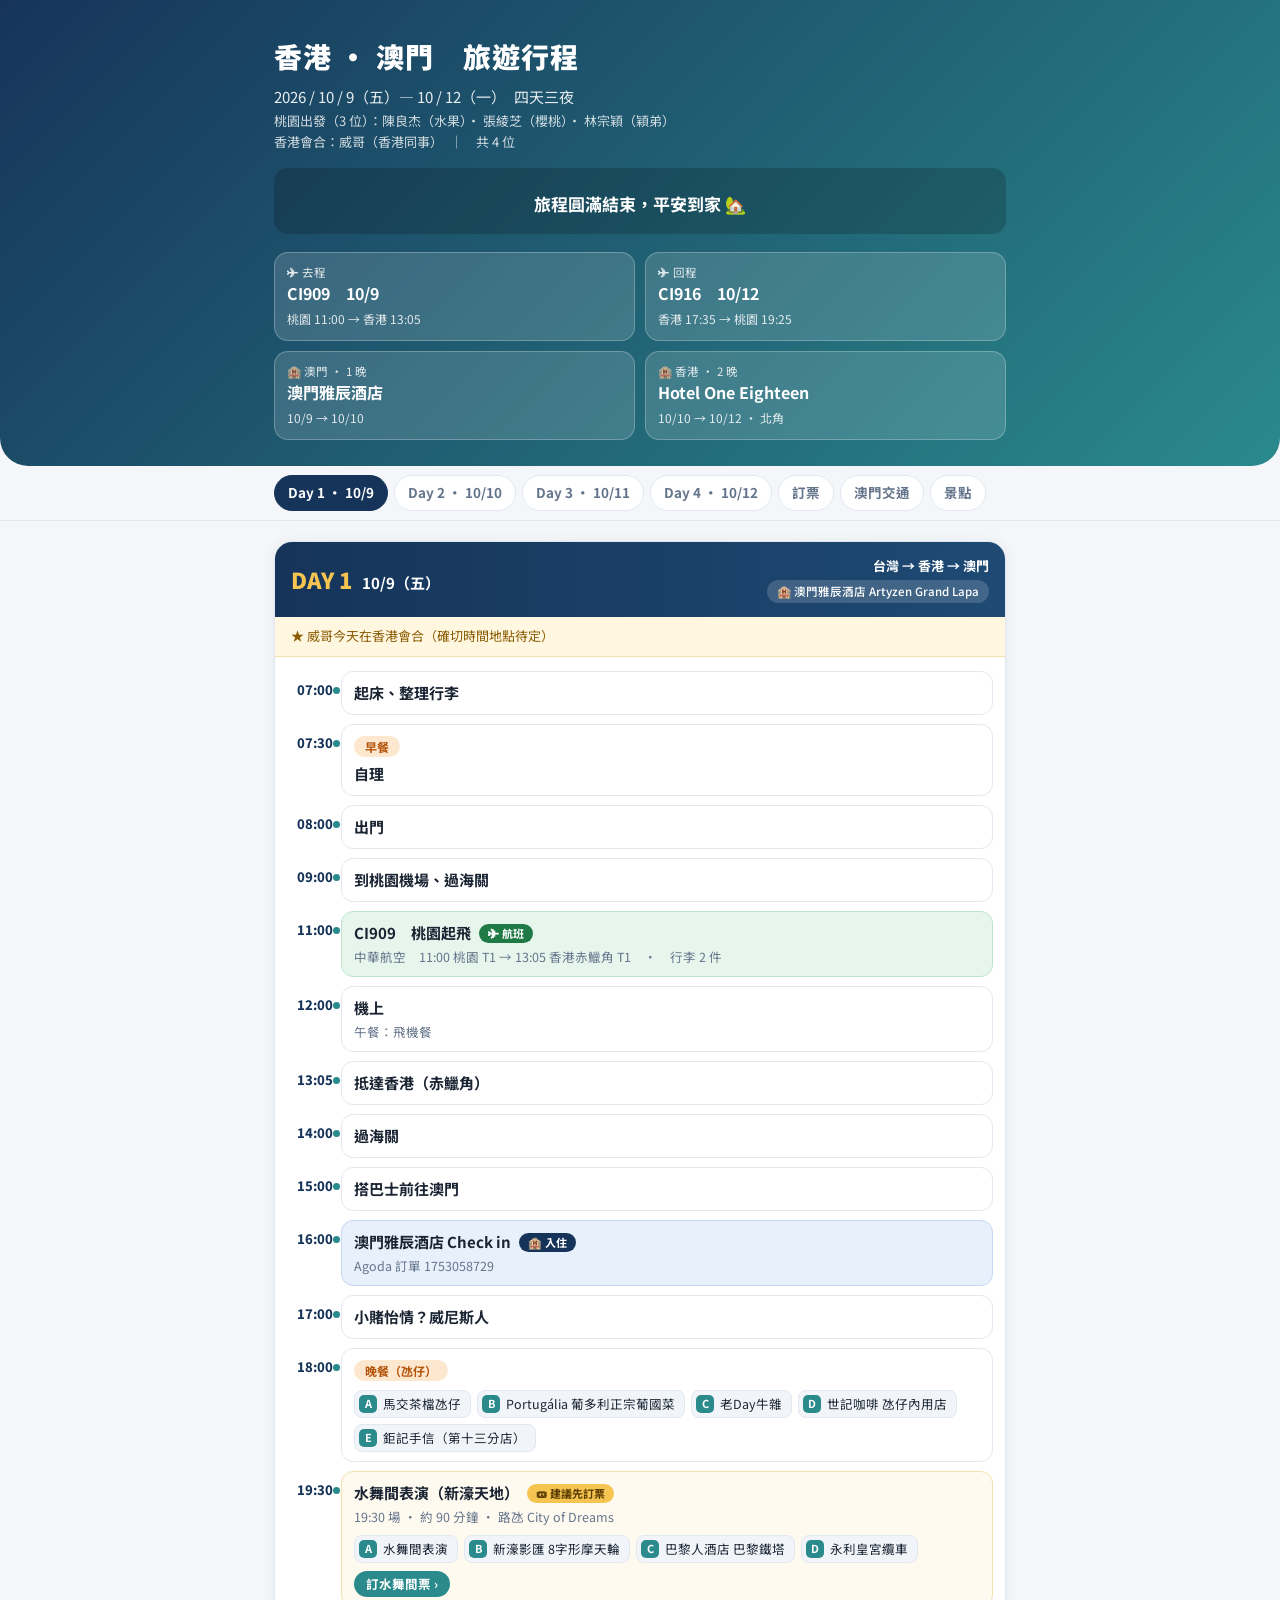
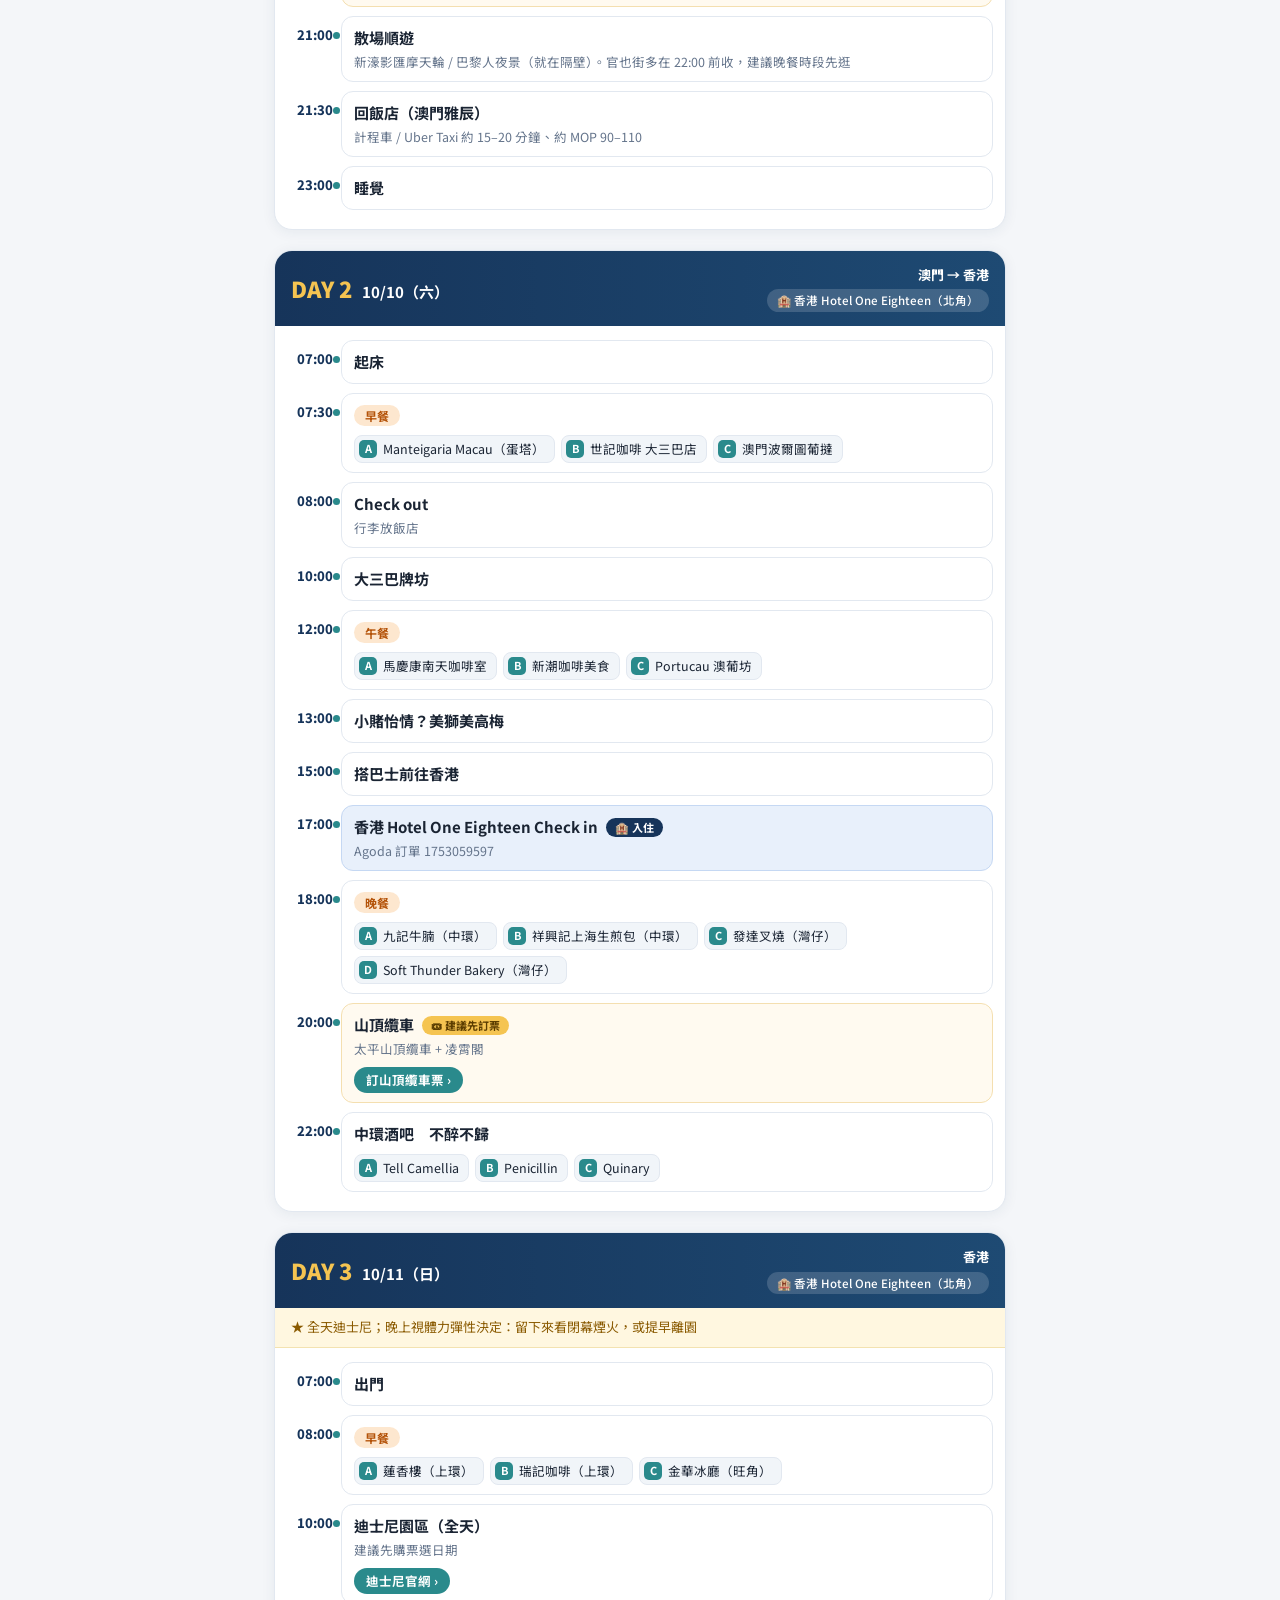
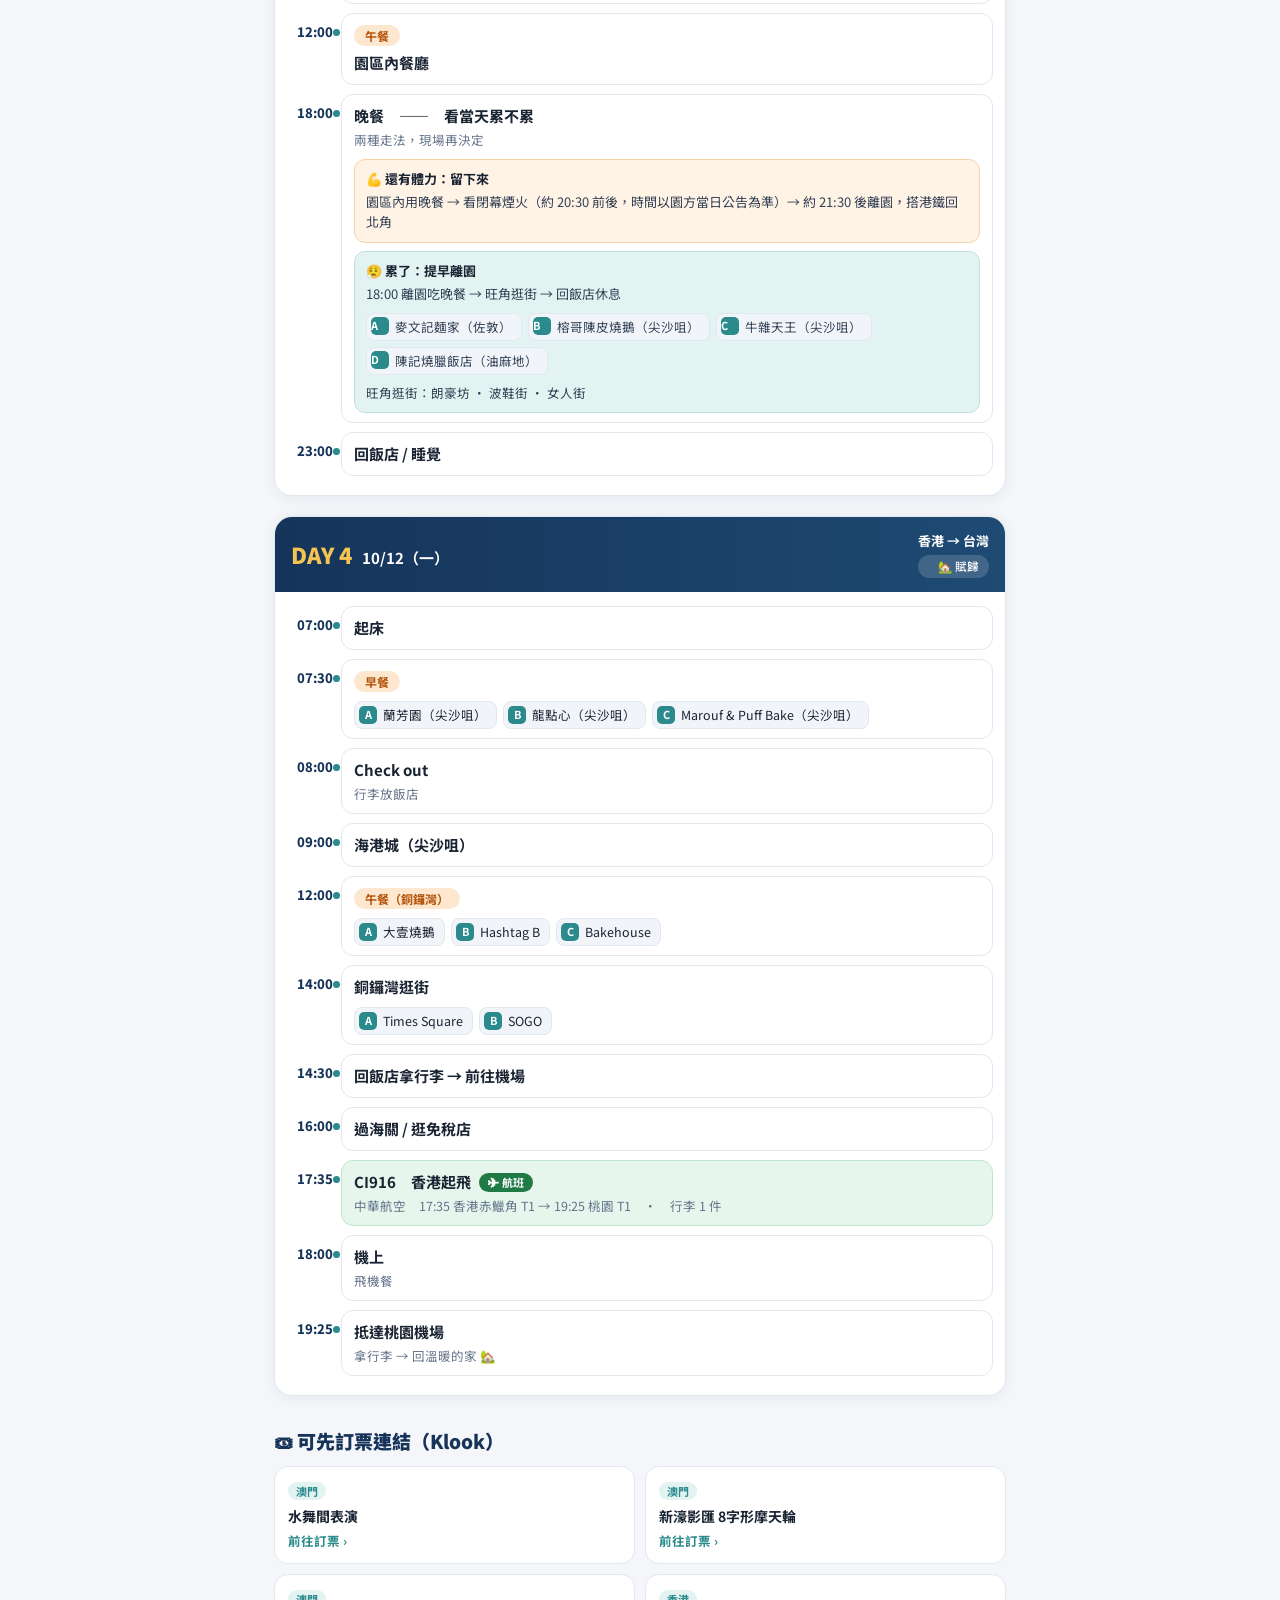
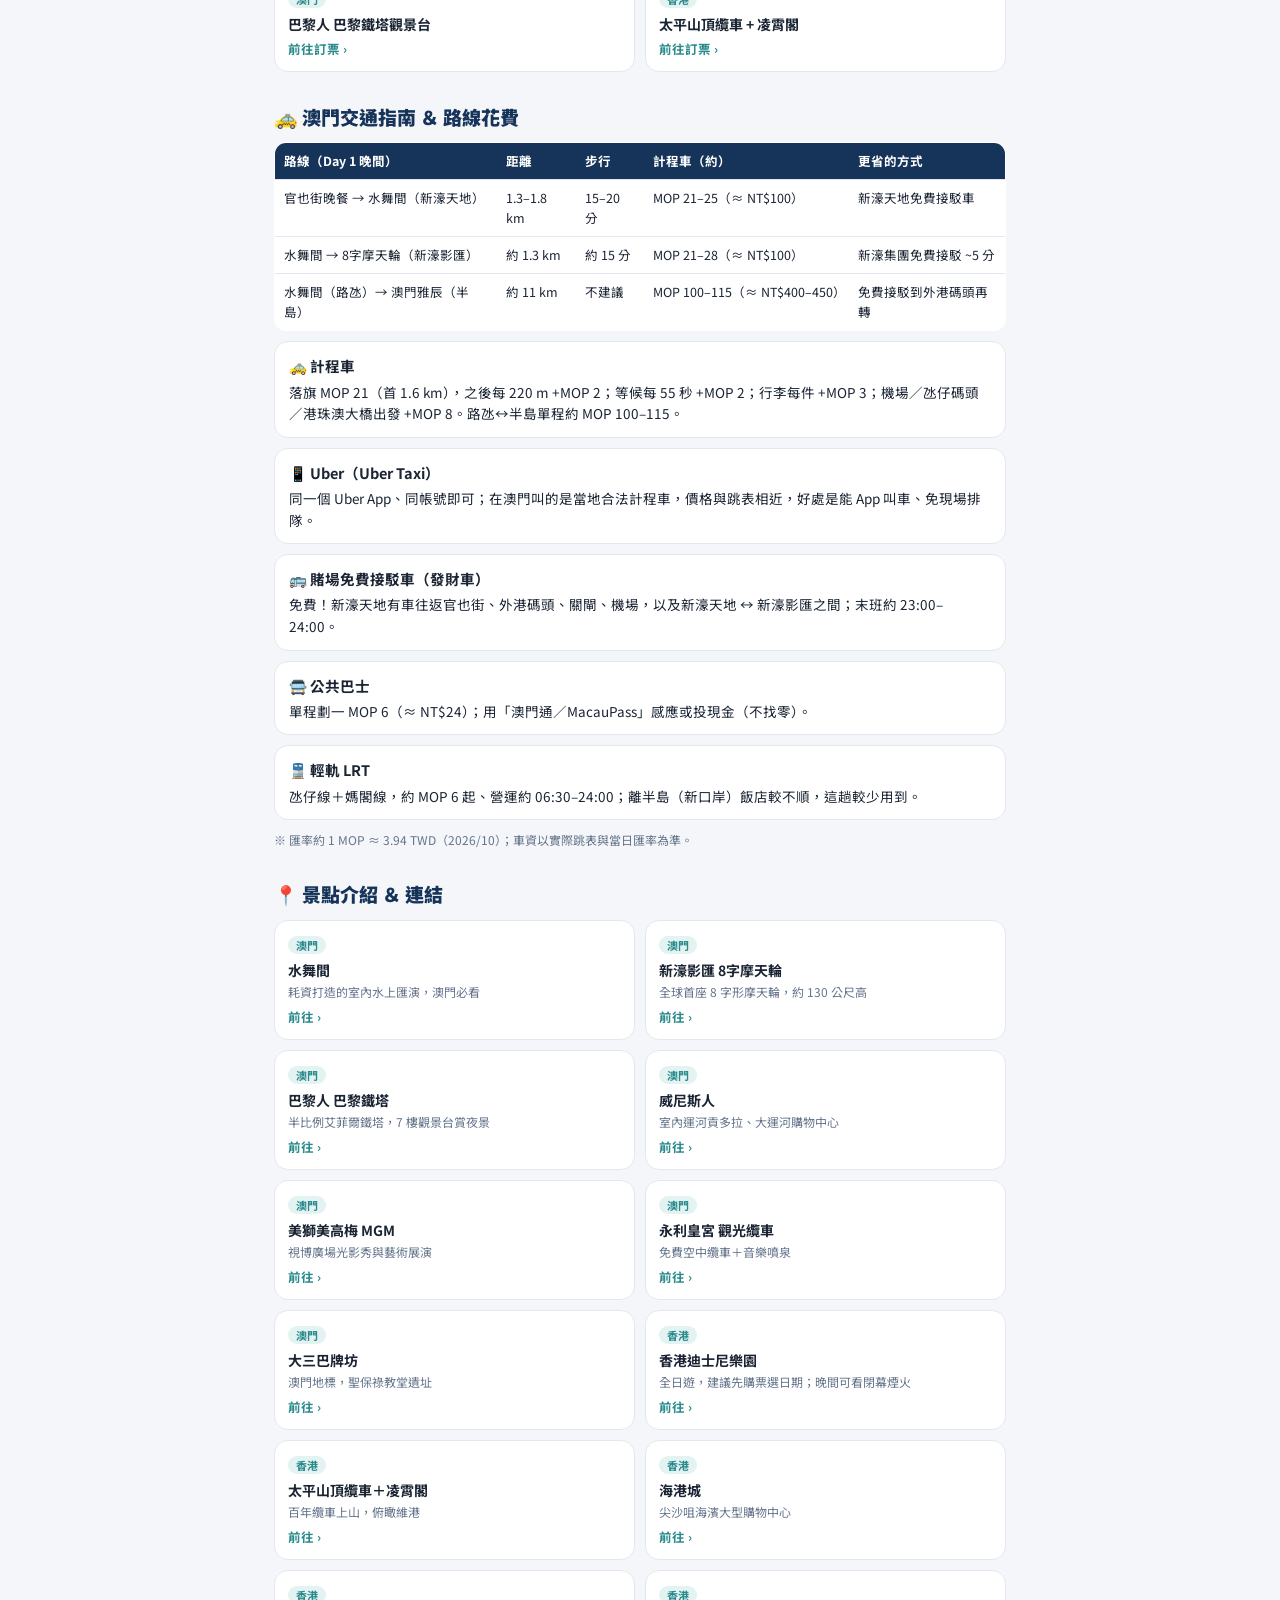
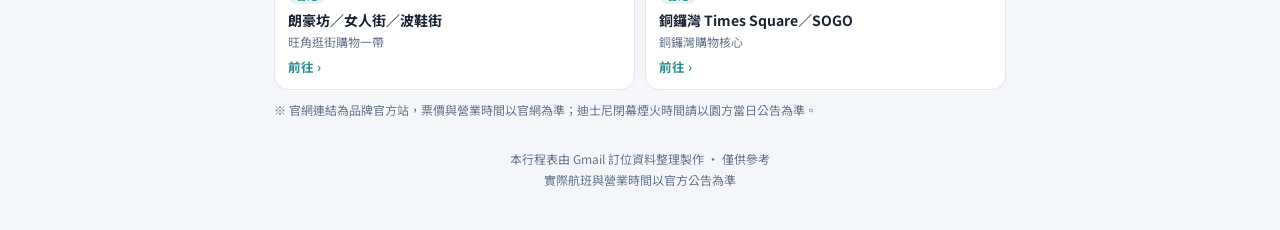
<file: hongkong.html>
<!DOCTYPE html>
<html lang="zh-TW">
<head>
<meta charset="UTF-8">
<meta name="viewport" content="width=device-width, initial-scale=1.0">
<title>🌏 2026 香港・澳門 旅遊行程（10/9–10/12）</title>
<meta name="description" content="香港澳門四天三夜行程：航班、住宿、每日時間軸、澳門交通、訂票連結">
<link rel="preconnect" href="https://fonts.googleapis.com"><link rel="preconnect" href="https://fonts.gstatic.com" crossorigin>
<link href="https://fonts.googleapis.com/css2?family=Noto+Sans+TC:wght@400;500;700;900&display=swap" rel="stylesheet">
<style>
:root{--navy:#16345a;--navy2:#1e4a73;--teal:#2a8a8c;--teal-s:#e3f3f2;--gold:#f5c451;--bg:#f4f6f9;--card:#fff;--text:#1a2433;--mut:#64748b;--bd:#e2e8f0;--orange:#fde7cf;--orange-t:#b45309;--green:#e7f6ec;--green-t:#1f7a46;--blue:#e8f0fb}
*{margin:0;padding:0;box-sizing:border-box}
html{scroll-behavior:smooth;scroll-padding-top:62px}
body{background:var(--bg);color:var(--text);font-family:'Noto Sans TC',-apple-system,sans-serif;line-height:1.6;font-size:15px}
a{color:inherit;text-decoration:none}
.wrap{max-width:760px;margin:0 auto;padding:0 14px}
.hero{background:linear-gradient(135deg,var(--navy),var(--teal));color:#fff;padding:34px 0 26px;border-radius:0 0 28px 28px}
.hero h1{font-size:28px;font-weight:900;letter-spacing:.04em}
.hero .d{margin-top:6px;opacity:.9} .hero .p{opacity:.8;font-size:13px;margin-top:2px}
.sum{display:grid;grid-template-columns:1fr 1fr;gap:10px;margin-top:18px}
.sum div{background:rgba(255,255,255,.14);border:1px solid rgba(255,255,255,.25);border-radius:14px;padding:10px 12px}
.sum small{display:block;font-size:11.5px;opacity:.85} .sum b{display:block;font-size:16px;line-height:1.3;margin:2px 0} .sum span{font-size:12px;opacity:.85}
nav{position:sticky;top:0;z-index:50;background:rgba(244,246,249,.94);backdrop-filter:blur(10px);border-bottom:1px solid var(--bd)}
nav .wrap{display:flex;gap:6px;overflow-x:auto;padding:9px 14px;scrollbar-width:none}
nav a{white-space:nowrap;font-size:13.5px;font-weight:700;padding:6px 13px;border-radius:99px;background:#fff;border:1px solid var(--bd);color:var(--mut)}
nav a.on{background:var(--navy);color:#fff;border-color:var(--navy)}
.day{margin-top:20px;background:var(--card);border-radius:18px;box-shadow:0 2px 14px rgba(22,52,90,.07);overflow:hidden;border:1px solid var(--bd)}
.dayhead{background:linear-gradient(90deg,var(--navy),var(--navy2));color:#fff;padding:14px 16px;display:flex;justify-content:space-between;align-items:center;gap:10px;flex-wrap:wrap}
.dn{color:var(--gold);font-weight:900;font-size:22px;margin-right:10px} .dd{font-weight:700}
.dr{text-align:right;font-size:13px;font-weight:700} .hot{display:block;margin-top:4px;font-size:11.5px;font-weight:500;background:rgba(255,255,255,.16);border-radius:99px;padding:2px 10px}
.daynote{background:#fff7e0;color:#8a5a00;font-size:13px;padding:9px 16px;border-bottom:1px solid #f3e2b0}
.tl{padding:14px 12px 10px}
.row{display:flex;gap:8px;margin-bottom:9px}
.time{flex:0 0 46px;text-align:right;font-weight:800;font-size:13px;color:var(--navy);padding-top:9px}
.card{flex:1;min-width:0;border:1px solid var(--bd);border-radius:12px;padding:9px 12px;background:#fff;position:relative}
.card::before{content:"";position:absolute;left:-9px;top:15px;width:7px;height:7px;border-radius:50%;background:var(--teal)}
.card.flight{background:var(--green);border-color:#bfe6cd} .card.hotel{background:var(--blue);border-color:#c5d8f3} .card.ticket{background:#fffaf0;border-color:#f4dfb0}
.ttl{font-weight:700} .ttl2{font-weight:700;margin-top:4px} .sub{font-size:12.5px;color:var(--mut);margin-top:2px}
.tag{display:inline-block;font-size:11px;font-weight:700;border-radius:99px;padding:1px 9px;margin-left:8px;vertical-align:1px}
.tag.flight{background:var(--green-t);color:#fff} .tag.hotel{background:var(--navy);color:#fff} .tag.ticket{background:#f5c451;color:#5b3d00}
.meal{display:inline-block;background:var(--orange);color:var(--orange-t);font-size:12px;font-weight:700;border-radius:99px;padding:1px 11px}
.opts{display:flex;flex-wrap:wrap;gap:6px;margin-top:8px}
.opt{font-size:12.5px;background:#f1f5f9;border:1px solid var(--bd);border-radius:8px;padding:3px 9px 3px 4px;display:inline-flex;align-items:center;gap:6px}
.opt b{background:var(--teal);color:#fff;border-radius:5px;width:18px;height:18px;font-size:11px;display:inline-flex;align-items:center;justify-content:center}
.go{display:inline-block;margin-top:8px;font-size:12.5px;font-weight:700;color:#fff;background:var(--teal);border-radius:99px;padding:3px 12px}
.fork{display:grid;gap:8px;margin-top:9px}
.f{border-radius:11px;padding:9px 11px;font-size:13px} .f b{display:block;margin-bottom:2px} .f span{color:#334155}
.f.stay{background:#fff3e6;border:1px solid #f6d3a8} .f.go2{background:var(--teal-s);border:1px solid #bde0de}
.chips2{font-size:12.5px;margin-top:8px;color:#334155}
.cd{margin-top:16px;background:rgba(0,0,0,.18);border-radius:14px;padding:10px 12px;text-align:center}
.cdl{font-size:12.5px;opacity:.9} .cdn{display:flex;justify-content:center;gap:10px;margin-top:6px}
.cdn div{min-width:58px;background:rgba(255,255,255,.16);border-radius:10px;padding:6px 4px} .cdn b{display:block;font-size:26px;line-height:1.1;font-variant-numeric:tabular-nums} .cdn small{font-size:11px;opacity:.85} .cdn .msg{background:none;font-size:17px;font-weight:700}
h2.sec{margin:30px 0 10px;font-size:19px;font-weight:900;color:var(--navy)}
.grid{display:grid;grid-template-columns:1fr 1fr;gap:10px}
.lk,.spot{display:block;background:#fff;border:1px solid var(--bd);border-radius:14px;padding:11px 13px}
.lk small,.spot small{font-size:11px;font-weight:700;color:var(--teal);background:var(--teal-s);border-radius:99px;padding:1px 8px}
.lk b,.spot b{display:block;margin:5px 0 2px;font-size:14px;line-height:1.35} .lk span,.spot span{font-size:12.5px;color:var(--teal);font-weight:700} .spot p{font-size:12px;color:var(--mut);margin-bottom:3px}
.box{background:#fff;border:1px solid var(--bd);border-radius:14px;padding:12px 14px;margin-bottom:10px;font-size:13.5px}
.box h3{font-size:14.5px;margin-bottom:4px}
table{width:100%;border-collapse:collapse;font-size:12.5px;background:#fff;border-radius:12px;overflow:hidden;border:1px solid var(--bd)}
th,td{padding:8px 9px;text-align:left;border-bottom:1px solid var(--bd);vertical-align:top} th{background:var(--navy);color:#fff;font-weight:700}
.tw{overflow-x:auto} .tw table{min-width:520px}
footer{text-align:center;color:var(--mut);font-size:12px;margin:30px 0 40px;line-height:1.7}
@media(max-width:420px){.grid{grid-template-columns:1fr} .hero h1{font-size:24px}}
</style>
</head>
<body>
<header class="hero"><div class="wrap">
<h1>香港 ・ 澳門　旅遊行程</h1>
<div class="d">2026 / 10 / 9（五）— 10 / 12（一）　四天三夜</div>
<div class="p">桃園出發（3 位）：陳良杰（水果）· 張綾芝（櫻桃）· 林宗穎（穎弟）<br>香港會合：威哥（香港同事）　｜　共 4 位</div>
<div class="cd" id="cd"><div class="cdl" id="cdl">✈ 距離出發（10/9 11:00 桃園起飛）</div><div class="cdn" id="cdn"></div></div>
<div class="sum">
<div><small>✈ 去程</small><b>CI909　10/9</b><span>桃園 11:00 → 香港 13:05</span></div>
<div><small>✈ 回程</small><b>CI916　10/12</b><span>香港 17:35 → 桃園 19:25</span></div>
<div><small>🏨 澳門 · 1 晚</small><b>澳門雅辰酒店</b><span>10/9 → 10/10</span></div>
<div><small>🏨 香港 · 2 晚</small><b>Hotel One Eighteen</b><span>10/10 → 10/12 · 北角</span></div>
</div></div></header>
<nav><div class="wrap"><a href="#d1" class="on">Day 1 · 10/9</a><a href="#d2">Day 2 · 10/10</a><a href="#d3">Day 3 · 10/11</a><a href="#d4">Day 4 · 10/12</a><a href="#tix">訂票</a><a href="#mo">澳門交通</a><a href="#spots">景點</a></div></nav>
<main class="wrap">
<section class="day" id="d1"><div class="dayhead"><div><span class="dn">DAY 1</span><span class="dd">10/9（五）</span></div><div class="dr">台灣 → 香港 → 澳門<span class="hot">🏨 澳門雅辰酒店 Artyzen Grand Lapa</span></div></div><div class="daynote">★ 威哥今天在香港會合（確切時間地點待定）</div><div class="tl"><div class="row"><div class="time">07:00</div><div class="card "><div class="ttl">起床、整理行李</div></div></div><div class="row"><div class="time">07:30</div><div class="card"><div class="ttl"><span class="meal">早餐</span></div><div class="ttl2">自理</div></div></div><div class="row"><div class="time">08:00</div><div class="card "><div class="ttl">出門</div></div></div><div class="row"><div class="time">09:00</div><div class="card "><div class="ttl">到桃園機場、過海關</div></div></div><div class="row"><div class="time">11:00</div><div class="card flight"><div class="ttl">CI909　桃園起飛<span class="tag flight">✈ 航班</span></div><div class="sub">中華航空　11:00 桃園 T1 → 13:05 香港赤鱲角 T1　·　行李 2 件</div></div></div><div class="row"><div class="time">12:00</div><div class="card "><div class="ttl">機上</div><div class="sub">午餐：飛機餐</div></div></div><div class="row"><div class="time">13:05</div><div class="card "><div class="ttl">抵達香港（赤鱲角）</div></div></div><div class="row"><div class="time">14:00</div><div class="card "><div class="ttl">過海關</div></div></div><div class="row"><div class="time">15:00</div><div class="card "><div class="ttl">搭巴士前往澳門</div></div></div><div class="row"><div class="time">16:00</div><div class="card hotel"><div class="ttl">澳門雅辰酒店 Check in<span class="tag hotel">🏨 入住</span></div><div class="sub">Agoda 訂單 1753058729</div></div></div><div class="row"><div class="time">17:00</div><div class="card "><div class="ttl">小賭怡情？威尼斯人</div></div></div><div class="row"><div class="time">18:00</div><div class="card"><div class="ttl"><span class="meal">晚餐（氹仔）</span></div><div class="opts"><span class="opt"><b>A</b>馬交茶檔氹仔</span><span class="opt"><b>B</b>Portugália 葡多利正宗葡國菜</span><span class="opt"><b>C</b>老Day牛雜</span><span class="opt"><b>D</b>世記咖啡 氹仔內用店</span><span class="opt"><b>E</b>鉅記手信（第十三分店）</span></div></div></div><div class="row"><div class="time">19:30</div><div class="card ticket"><div class="ttl">水舞間表演（新濠天地）<span class="tag ticket">🎟 建議先訂票</span></div><div class="sub">19:30 場 · 約 90 分鐘 · 路氹 City of Dreams</div><div class="opts"><span class="opt"><b>A</b>水舞間表演</span><span class="opt"><b>B</b>新濠影匯 8字形摩天輪</span><span class="opt"><b>C</b>巴黎人酒店 巴黎鐵塔</span><span class="opt"><b>D</b>永利皇宮纜車</span></div><a class="go" href="https://www.klook.com/zh-TW/activity/90-the-house-of-dancing-water-macau/" target="_blank" rel="noopener">訂水舞間票 ›</a></div></div><div class="row"><div class="time">21:00</div><div class="card "><div class="ttl">散場順遊</div><div class="sub">新濠影匯摩天輪 / 巴黎人夜景（就在隔壁）。官也街多在 22:00 前收，建議晚餐時段先逛</div></div></div><div class="row"><div class="time">21:30</div><div class="card "><div class="ttl">回飯店（澳門雅辰）</div><div class="sub">計程車 / Uber Taxi 約 15–20 分鐘、約 MOP 90–110</div></div></div><div class="row"><div class="time">23:00</div><div class="card "><div class="ttl">睡覺</div></div></div></div></section>
<section class="day" id="d2"><div class="dayhead"><div><span class="dn">DAY 2</span><span class="dd">10/10（六）</span></div><div class="dr">澳門 → 香港<span class="hot">🏨 香港 Hotel One Eighteen（北角）</span></div></div><div class="tl"><div class="row"><div class="time">07:00</div><div class="card "><div class="ttl">起床</div></div></div><div class="row"><div class="time">07:30</div><div class="card"><div class="ttl"><span class="meal">早餐</span></div><div class="opts"><span class="opt"><b>A</b>Manteigaria Macau（蛋塔）</span><span class="opt"><b>B</b>世記咖啡 大三巴店</span><span class="opt"><b>C</b>澳門波爾圖葡撻</span></div></div></div><div class="row"><div class="time">08:00</div><div class="card "><div class="ttl">Check out</div><div class="sub">行李放飯店</div></div></div><div class="row"><div class="time">10:00</div><div class="card "><div class="ttl">大三巴牌坊</div></div></div><div class="row"><div class="time">12:00</div><div class="card"><div class="ttl"><span class="meal">午餐</span></div><div class="opts"><span class="opt"><b>A</b>馬慶康南天咖啡室</span><span class="opt"><b>B</b>新潮咖啡美食</span><span class="opt"><b>C</b>Portucau 澳葡坊</span></div></div></div><div class="row"><div class="time">13:00</div><div class="card "><div class="ttl">小賭怡情？美獅美高梅</div></div></div><div class="row"><div class="time">15:00</div><div class="card "><div class="ttl">搭巴士前往香港</div></div></div><div class="row"><div class="time">17:00</div><div class="card hotel"><div class="ttl">香港 Hotel One Eighteen Check in<span class="tag hotel">🏨 入住</span></div><div class="sub">Agoda 訂單 1753059597</div></div></div><div class="row"><div class="time">18:00</div><div class="card"><div class="ttl"><span class="meal">晚餐</span></div><div class="opts"><span class="opt"><b>A</b>九記牛腩（中環）</span><span class="opt"><b>B</b>祥興記上海生煎包（中環）</span><span class="opt"><b>C</b>發達叉燒（灣仔）</span><span class="opt"><b>D</b>Soft Thunder Bakery（灣仔）</span></div></div></div><div class="row"><div class="time">20:00</div><div class="card ticket"><div class="ttl">山頂纜車<span class="tag ticket">🎟 建議先訂票</span></div><div class="sub">太平山頂纜車 + 凌霄閣</div><a class="go" href="https://www.klook.com/zh-TW/activity/765-peak-tram-sky-terrace-hongkong/" target="_blank" rel="noopener">訂山頂纜車票 ›</a></div></div><div class="row"><div class="time">22:00</div><div class="card "><div class="ttl">中環酒吧　不醉不歸</div><div class="opts"><span class="opt"><b>A</b>Tell Camellia</span><span class="opt"><b>B</b>Penicillin</span><span class="opt"><b>C</b>Quinary</span></div></div></div></div></section>
<section class="day" id="d3"><div class="dayhead"><div><span class="dn">DAY 3</span><span class="dd">10/11（日）</span></div><div class="dr">香港<span class="hot">🏨 香港 Hotel One Eighteen（北角）</span></div></div><div class="daynote">★ 全天迪士尼；晚上視體力彈性決定：留下來看閉幕煙火，或提早離園</div><div class="tl"><div class="row"><div class="time">07:00</div><div class="card "><div class="ttl">出門</div></div></div><div class="row"><div class="time">08:00</div><div class="card"><div class="ttl"><span class="meal">早餐</span></div><div class="opts"><span class="opt"><b>A</b>蓮香樓（上環）</span><span class="opt"><b>B</b>瑞記咖啡（上環）</span><span class="opt"><b>C</b>金華冰廳（旺角）</span></div></div></div><div class="row"><div class="time">10:00</div><div class="card "><div class="ttl">迪士尼園區（全天）</div><div class="sub">建議先購票選日期</div><a class="go" href="https://www.hongkongdisneyland.com/" target="_blank" rel="noopener">迪士尼官網 ›</a></div></div><div class="row"><div class="time">12:00</div><div class="card"><div class="ttl"><span class="meal">午餐</span></div><div class="ttl2">園區內餐廳</div></div></div><div class="row"><div class="time">18:00</div><div class="card flex"><div class="ttl">晚餐　——　看當天累不累</div><div class="sub">兩種走法，現場再決定</div><div class="fork"><div class="f stay"><b>💪 還有體力：留下來</b><span>園區內用晚餐 → 看閉幕煙火（約 20:30 前後，時間以園方當日公告為準）→ 約 21:30 後離園，搭港鐵回北角</span></div><div class="f go2"><b>😮‍💨 累了：提早離園</b><span>18:00 離園吃晚餐 → 旺角逛街 → 回飯店休息</span><div class="opts"><span class="opt"><b>A</b>麥文記麵家（佐敦）</span><span class="opt"><b>B</b>榕哥陳皮燒鵝（尖沙咀）</span><span class="opt"><b>C</b>牛雜天王（尖沙咀）</span><span class="opt"><b>D</b>陳記燒臘飯店（油麻地）</span></div><div class="chips2">旺角逛街：朗豪坊 · 波鞋街 · 女人街</div></div></div></div></div><div class="row"><div class="time">23:00</div><div class="card "><div class="ttl">回飯店 / 睡覺</div></div></div></div></section>
<section class="day" id="d4"><div class="dayhead"><div><span class="dn">DAY 4</span><span class="dd">10/12（一）</span></div><div class="dr">香港 → 台灣<span class="hot">🏡 賦歸</span></div></div><div class="tl"><div class="row"><div class="time">07:00</div><div class="card "><div class="ttl">起床</div></div></div><div class="row"><div class="time">07:30</div><div class="card"><div class="ttl"><span class="meal">早餐</span></div><div class="opts"><span class="opt"><b>A</b>蘭芳園（尖沙咀）</span><span class="opt"><b>B</b>龍點心（尖沙咀）</span><span class="opt"><b>C</b>Marouf &amp; Puff Bake（尖沙咀）</span></div></div></div><div class="row"><div class="time">08:00</div><div class="card "><div class="ttl">Check out</div><div class="sub">行李放飯店</div></div></div><div class="row"><div class="time">09:00</div><div class="card "><div class="ttl">海港城（尖沙咀）</div></div></div><div class="row"><div class="time">12:00</div><div class="card"><div class="ttl"><span class="meal">午餐（銅鑼灣）</span></div><div class="opts"><span class="opt"><b>A</b>大壹燒鵝</span><span class="opt"><b>B</b>Hashtag B</span><span class="opt"><b>C</b>Bakehouse</span></div></div></div><div class="row"><div class="time">14:00</div><div class="card "><div class="ttl">銅鑼灣逛街</div><div class="opts"><span class="opt"><b>A</b>Times Square</span><span class="opt"><b>B</b>SOGO</span></div></div></div><div class="row"><div class="time">14:30</div><div class="card "><div class="ttl">回飯店拿行李 → 前往機場</div></div></div><div class="row"><div class="time">16:00</div><div class="card "><div class="ttl">過海關 / 逛免稅店</div></div></div><div class="row"><div class="time">17:35</div><div class="card flight"><div class="ttl">CI916　香港起飛<span class="tag flight">✈ 航班</span></div><div class="sub">中華航空　17:35 香港赤鱲角 T1 → 19:25 桃園 T1　·　行李 1 件</div></div></div><div class="row"><div class="time">18:00</div><div class="card "><div class="ttl">機上</div><div class="sub">飛機餐</div></div></div><div class="row"><div class="time">19:25</div><div class="card "><div class="ttl">抵達桃園機場</div><div class="sub">拿行李 → 回溫暖的家 🏡</div></div></div></div></section>

<h2 class="sec" id="tix">🎟 可先訂票連結（Klook）</h2>
<div class="grid"><a class="lk" href="https://www.klook.com/zh-TW/activity/90-the-house-of-dancing-water-macau/" target="_blank" rel="noopener"><small>澳門</small><b>水舞間表演</b><span>前往訂票 ›</span></a><a class="lk" href="https://www.klook.com/zh-HK/activity/750-golden-reel-ferris-wheel-macau/" target="_blank" rel="noopener"><small>澳門</small><b>新濠影匯 8字形摩天輪</b><span>前往訂票 ›</span></a><a class="lk" href="https://www.klook.com/zh-HK/activity/4914-eiffel-tower-observation-deck-ticket-macau/" target="_blank" rel="noopener"><small>澳門</small><b>巴黎人 巴黎鐵塔觀景台</b><span>前往訂票 ›</span></a><a class="lk" href="https://www.klook.com/zh-TW/activity/765-peak-tram-sky-terrace-hongkong/" target="_blank" rel="noopener"><small>香港</small><b>太平山頂纜車 + 凌霄閣</b><span>前往訂票 ›</span></a></div>

<h2 class="sec" id="mo">🚕 澳門交通指南 ＆ 路線花費</h2>
<div class="tw"><table><tr><th>路線（Day 1 晚間）</th><th>距離</th><th>步行</th><th>計程車（約）</th><th>更省的方式</th></tr>
<tr><td>官也街晚餐 → 水舞間（新濠天地）</td><td>1.3–1.8 km</td><td>15–20 分</td><td>MOP 21–25（≈ NT$100）</td><td>新濠天地免費接駁車</td></tr>
<tr><td>水舞間 → 8字摩天輪（新濠影匯）</td><td>約 1.3 km</td><td>約 15 分</td><td>MOP 21–28（≈ NT$100）</td><td>新濠集團免費接駁 ~5 分</td></tr>
<tr><td>水舞間（路氹）→ 澳門雅辰（半島）</td><td>約 11 km</td><td>不建議</td><td>MOP 100–115（≈ NT$400–450）</td><td>免費接駁到外港碼頭再轉</td></tr></table></div>
<div style="height:10px"></div>
<div class="box"><h3>🚕 計程車</h3>落旗 MOP 21（首 1.6 km），之後每 220 m +MOP 2；等候每 55 秒 +MOP 2；行李每件 +MOP 3；機場／氹仔碼頭／港珠澳大橋出發 +MOP 8。路氹↔半島單程約 MOP 100–115。</div>
<div class="box"><h3>📱 Uber（Uber Taxi）</h3>同一個 Uber App、同帳號即可；在澳門叫的是當地合法計程車，價格與跳表相近，好處是能 App 叫車、免現場排隊。</div>
<div class="box"><h3>🚌 賭場免費接駁車（發財車）</h3>免費！新濠天地有車往返官也街、外港碼頭、關閘、機場，以及新濠天地 ↔ 新濠影匯之間；末班約 23:00–24:00。</div>
<div class="box"><h3>🚍 公共巴士</h3>單程劃一 MOP 6（≈ NT$24）；用「澳門通／MacauPass」感應或投現金（不找零）。</div>
<div class="box"><h3>🚆 輕軌 LRT</h3>氹仔線＋媽閣線，約 MOP 6 起、營運約 06:30–24:00；離半島（新口岸）飯店較不順，這趟較少用到。</div>
<p style="font-size:12px;color:var(--mut)">※ 匯率約 1 MOP ≈ 3.94 TWD（2026/10）；車資以實際跳表與當日匯率為準。</p>

<h2 class="sec" id="spots">📍 景點介紹 ＆ 連結</h2>
<div class="grid"><a class="spot" href="https://www.klook.com/zh-TW/activity/90-the-house-of-dancing-water-macau/" target="_blank" rel="noopener"><small>澳門</small><b>水舞間</b><p>耗資打造的室內水上匯演，澳門必看</p><span>前往 ›</span></a><a class="spot" href="https://www.klook.com/zh-HK/activity/750-golden-reel-ferris-wheel-macau/" target="_blank" rel="noopener"><small>澳門</small><b>新濠影匯 8字摩天輪</b><p>全球首座 8 字形摩天輪，約 130 公尺高</p><span>前往 ›</span></a><a class="spot" href="https://www.klook.com/zh-HK/activity/4914-eiffel-tower-observation-deck-ticket-macau/" target="_blank" rel="noopener"><small>澳門</small><b>巴黎人 巴黎鐵塔</b><p>半比例艾菲爾鐵塔，7 樓觀景台賞夜景</p><span>前往 ›</span></a><a class="spot" href="https://www.venetianmacao.com/" target="_blank" rel="noopener"><small>澳門</small><b>威尼斯人</b><p>室內運河貢多拉、大運河購物中心</p><span>前往 ›</span></a><a class="spot" href="https://www.mgm.mo/" target="_blank" rel="noopener"><small>澳門</small><b>美獅美高梅 MGM</b><p>視博廣場光影秀與藝術展演</p><span>前往 ›</span></a><a class="spot" href="https://www.wynnpalace.com/" target="_blank" rel="noopener"><small>澳門</small><b>永利皇宮 觀光纜車</b><p>免費空中纜車＋音樂噴泉</p><span>前往 ›</span></a><a class="spot" href="https://www.macaotourism.gov.mo/" target="_blank" rel="noopener"><small>澳門</small><b>大三巴牌坊</b><p>澳門地標，聖保祿教堂遺址</p><span>前往 ›</span></a><a class="spot" href="https://www.hongkongdisneyland.com/" target="_blank" rel="noopener"><small>香港</small><b>香港迪士尼樂園</b><p>全日遊，建議先購票選日期；晚間可看閉幕煙火</p><span>前往 ›</span></a><a class="spot" href="https://www.klook.com/zh-TW/activity/765-peak-tram-sky-terrace-hongkong/" target="_blank" rel="noopener"><small>香港</small><b>太平山頂纜車＋凌霄閣</b><p>百年纜車上山，俯瞰維港</p><span>前往 ›</span></a><a class="spot" href="https://www.harbourcity.com.hk/" target="_blank" rel="noopener"><small>香港</small><b>海港城</b><p>尖沙咀海濱大型購物中心</p><span>前往 ›</span></a><a class="spot" href="https://www.langhamplace.com.hk/" target="_blank" rel="noopener"><small>香港</small><b>朗豪坊／女人街／波鞋街</b><p>旺角逛街購物一帶</p><span>前往 ›</span></a><a class="spot" href="https://www.timessquare.com.hk/" target="_blank" rel="noopener"><small>香港</small><b>銅鑼灣 Times Square／SOGO</b><p>銅鑼灣購物核心</p><span>前往 ›</span></a></div>
<p style="font-size:12px;color:var(--mut);margin-top:10px">※ 官網連結為品牌官方站，票價與營業時間以官網為準；迪士尼閉幕煙火時間請以園方當日公告為準。</p>
</main>
<footer>本行程表由 Gmail 訂位資料整理製作 · 僅供參考<br>實際航班與營業時間以官方公告為準</footer>
<script>
(function(){const T=new Date('2026-10-09T11:00:00+08:00'),E=new Date('2026-10-12T19:25:00+08:00'),n=document.getElementById('cdn'),l=document.getElementById('cdl');
function tick(){const now=new Date();
if(now>=E){l.textContent='';n.innerHTML='<div class="msg">旅程圓滿結束，平安到家 🏡</div>';return}
if(now>=T){l.textContent='';n.innerHTML='<div class="msg">🎉 旅程進行中！玩得開心</div>';return}
let d=Math.floor((T-now)/1000);const D=Math.floor(d/86400),H=Math.floor(d%86400/3600),M=Math.floor(d%3600/60),S=d%60;
n.innerHTML=[[D,'天'],[H,'時'],[M,'分'],[S,'秒']].map(x=>'<div><b>'+x[0]+'</b><small>'+x[1]+'</small></div>').join('')}
tick();setInterval(tick,1000)})();
const links=[...document.querySelectorAll('nav a')],secs=links.slice(0,4).map(a=>document.querySelector(a.hash));
addEventListener('scroll',()=>{let c=0;secs.forEach((s,i)=>{if(s.getBoundingClientRect().top<120)c=i});links.forEach((a,i)=>a.classList.toggle('on',i===c&&scrollY<document.body.scrollHeight))},{passive:true});
</script>
</body></html>
</file>
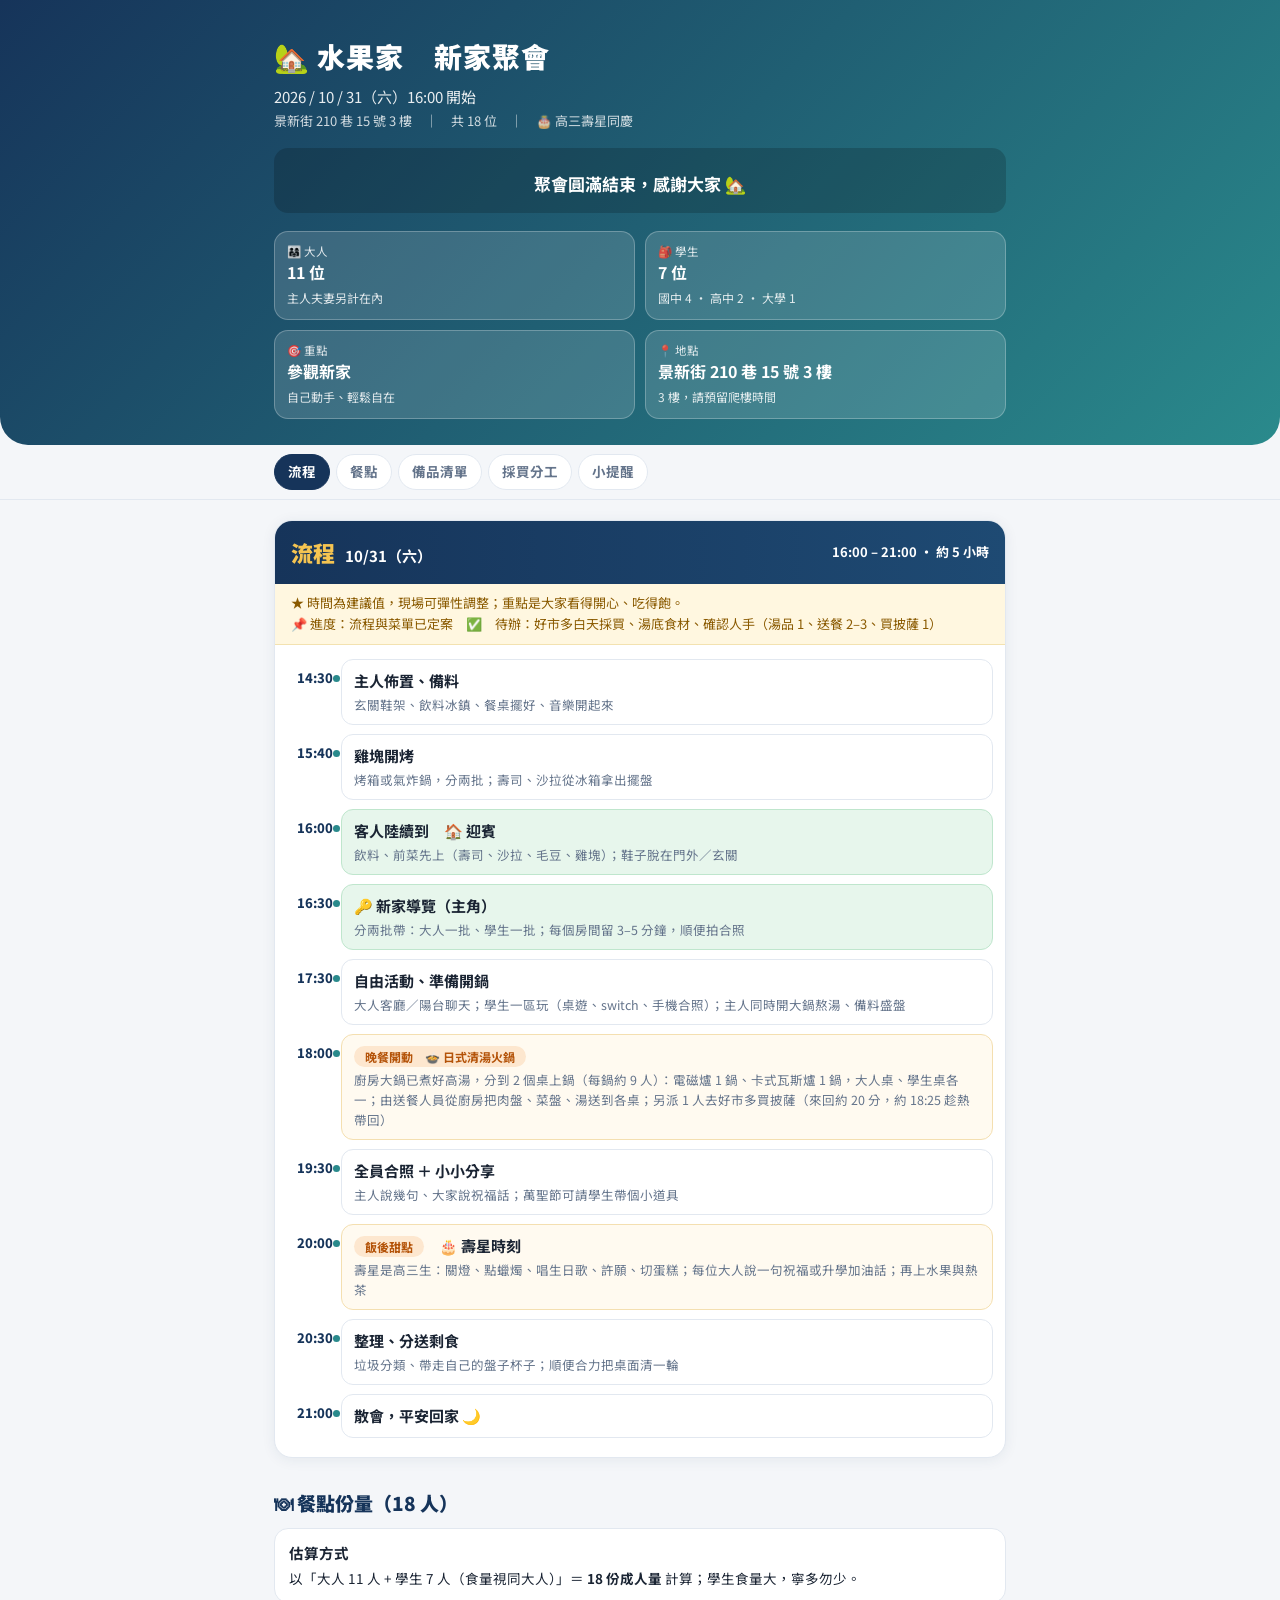
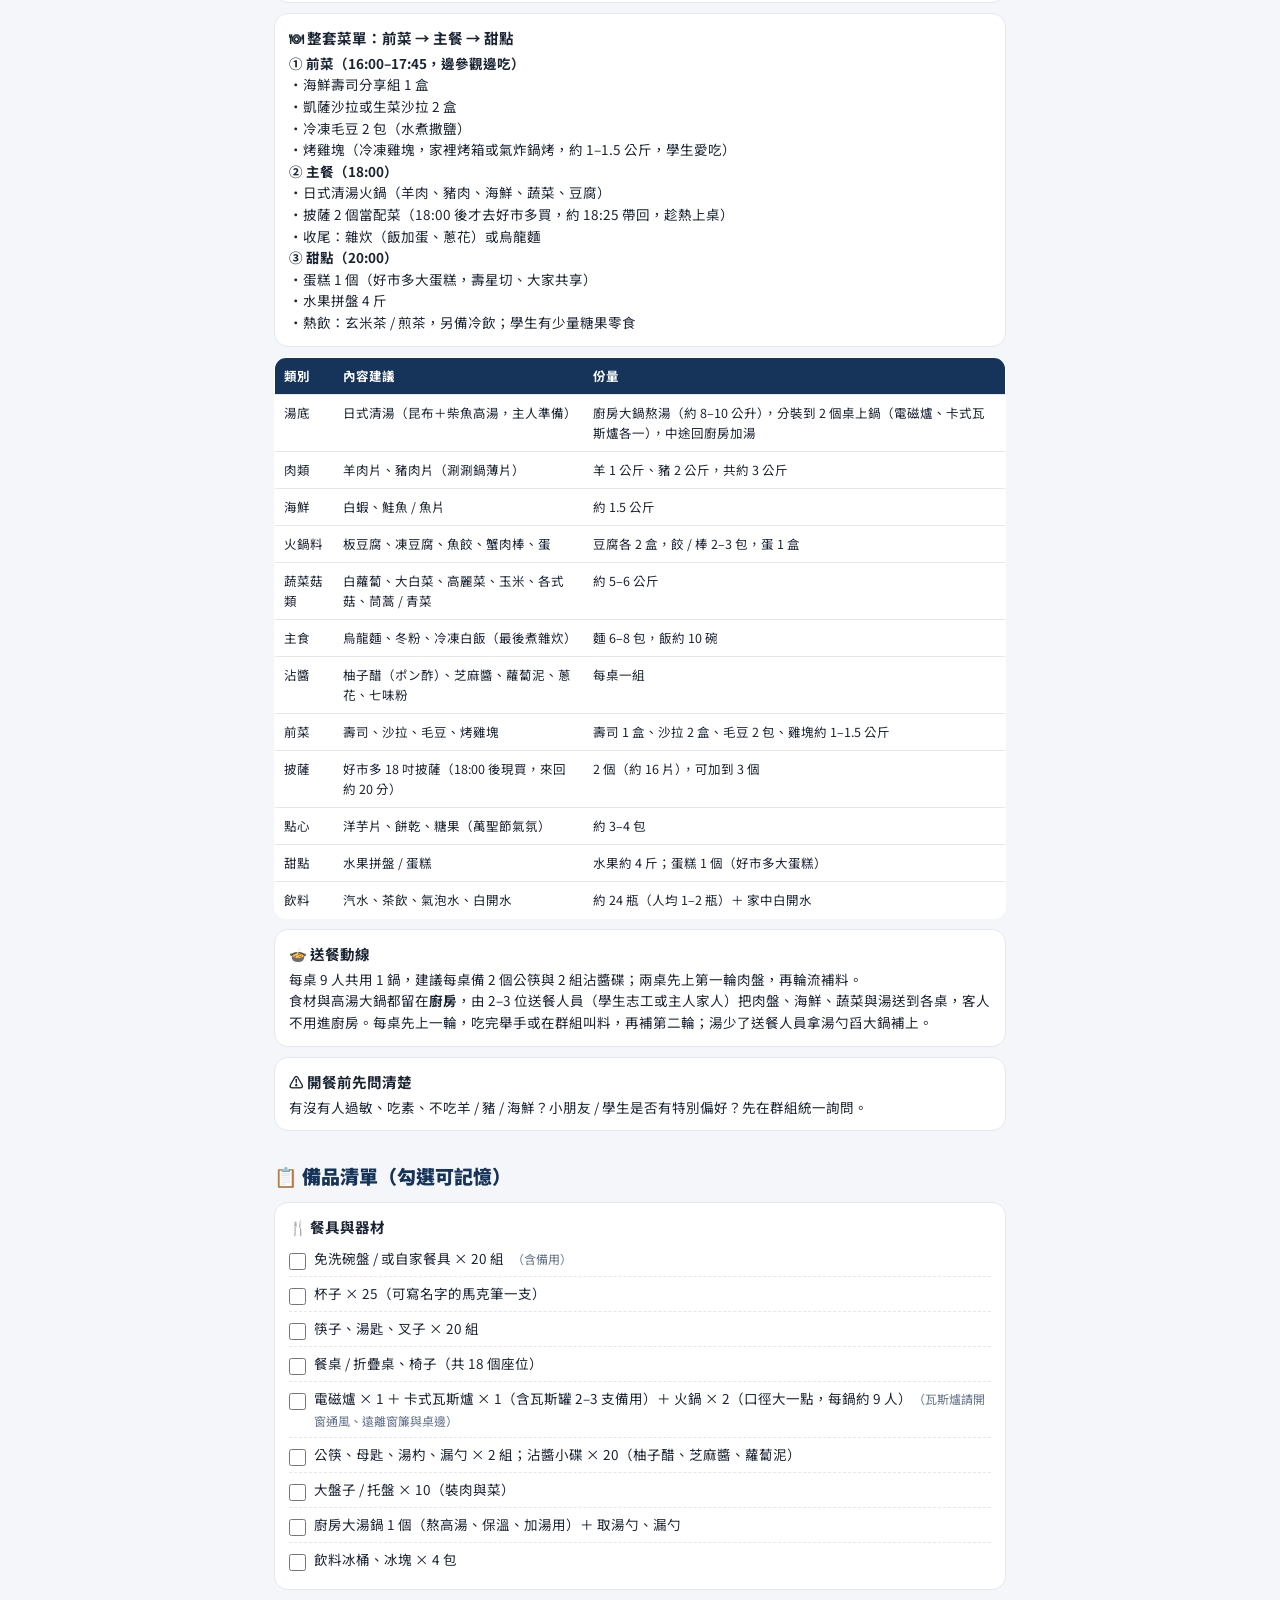
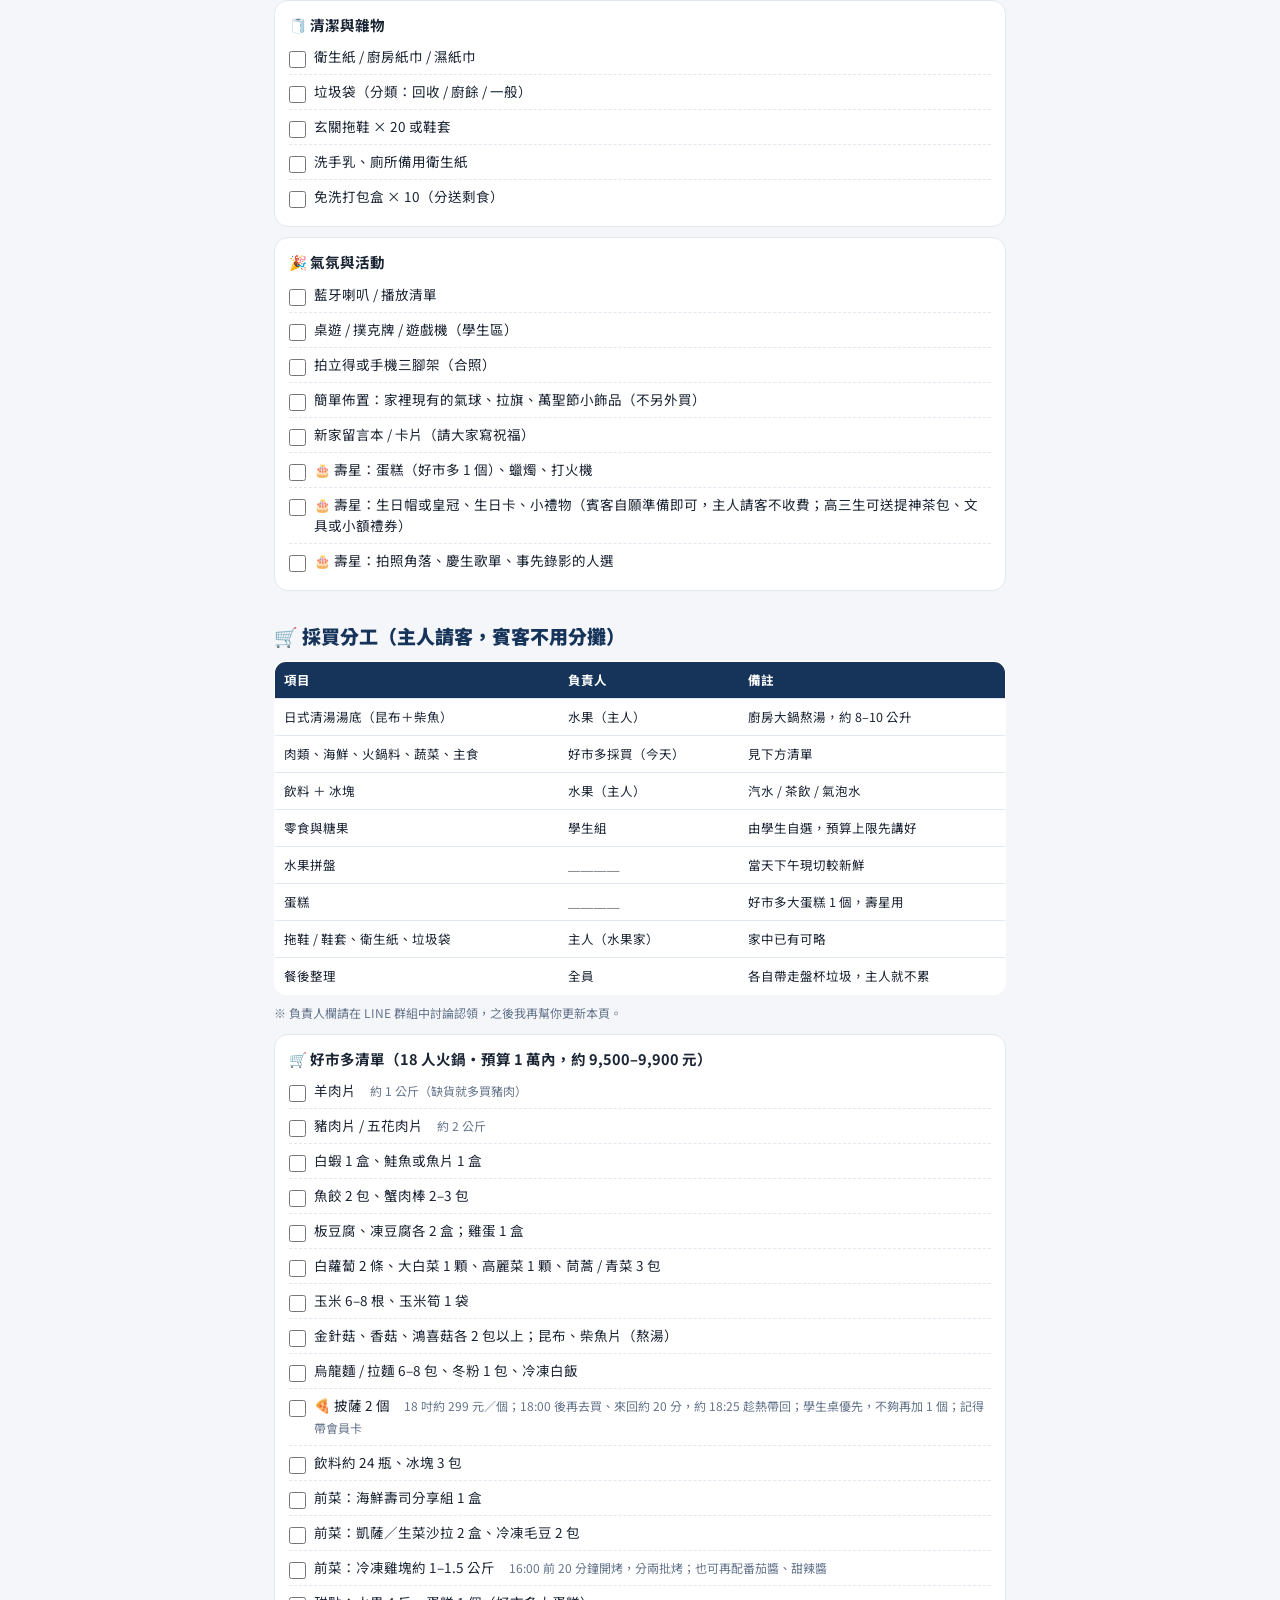
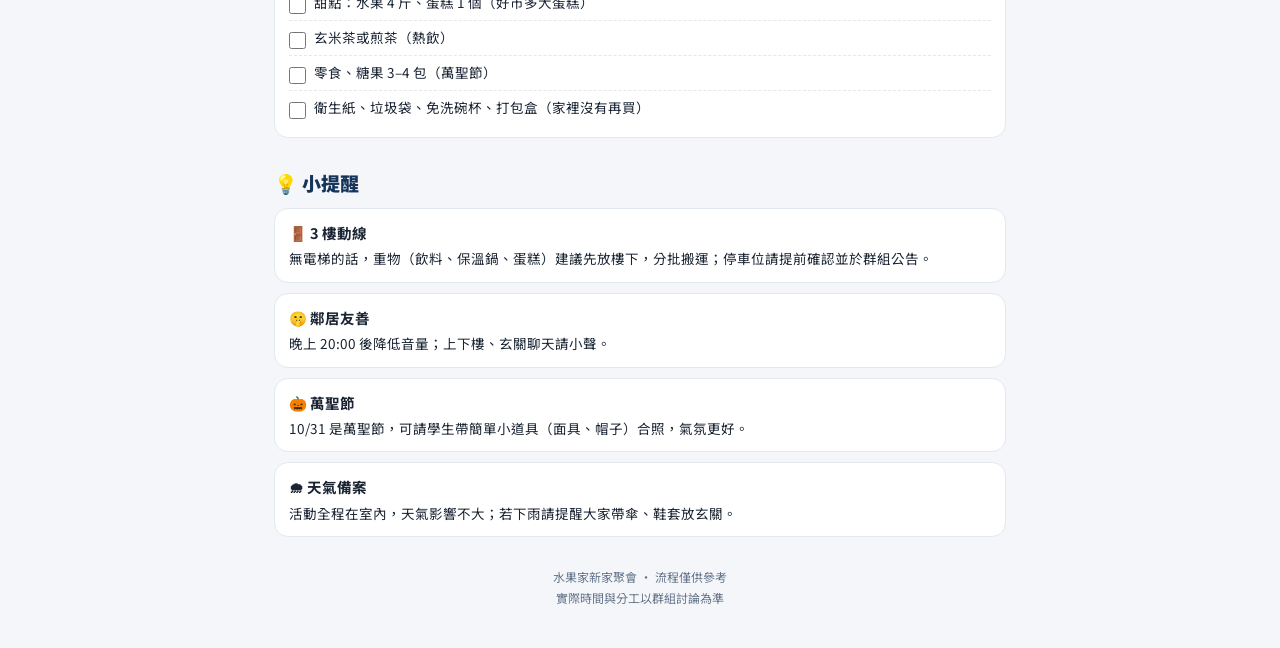
<file: newhome.html>
<!DOCTYPE html>
<html lang="zh-TW">
<head>
<meta charset="UTF-8">
<meta name="viewport" content="width=device-width, initial-scale=1.0">
<title>🏡 水果家新家聚會（10/31）</title>
<meta name="description" content="水果家新家聚會：時間流程、餐點份量、備品清單與採買分工">
<link rel="preconnect" href="https://fonts.googleapis.com"><link rel="preconnect" href="https://fonts.gstatic.com" crossorigin>
<link href="https://fonts.googleapis.com/css2?family=Noto+Sans+TC:wght@400;500;700;900&display=swap" rel="stylesheet">
<style>
:root{--navy:#16345a;--navy2:#1e4a73;--teal:#2a8a8c;--teal-s:#e3f3f2;--gold:#f5c451;--bg:#f4f6f9;--card:#fff;--text:#1a2433;--mut:#64748b;--bd:#e2e8f0;--orange:#fde7cf;--orange-t:#b45309;--green:#e7f6ec;--green-t:#1f7a46;--blue:#e8f0fb}
*{margin:0;padding:0;box-sizing:border-box}
html{scroll-behavior:smooth;scroll-padding-top:62px}
body{background:var(--bg);color:var(--text);font-family:'Noto Sans TC',-apple-system,sans-serif;line-height:1.6;font-size:15px}
a{color:inherit;text-decoration:none}
.wrap{max-width:760px;margin:0 auto;padding:0 14px}
.hero{background:linear-gradient(135deg,var(--navy),var(--teal));color:#fff;padding:34px 0 26px;border-radius:0 0 28px 28px}
.hero h1{font-size:28px;font-weight:900;letter-spacing:.04em}
.hero .d{margin-top:6px;opacity:.9} .hero .p{opacity:.8;font-size:13px;margin-top:2px}
.sum{display:grid;grid-template-columns:1fr 1fr;gap:10px;margin-top:18px}
.sum div{background:rgba(255,255,255,.14);border:1px solid rgba(255,255,255,.25);border-radius:14px;padding:10px 12px}
.sum small{display:block;font-size:11.5px;opacity:.85} .sum b{display:block;font-size:16px;line-height:1.3;margin:2px 0} .sum span{font-size:12px;opacity:.85}
.cd{margin-top:16px;background:rgba(0,0,0,.18);border-radius:14px;padding:10px 12px;text-align:center}
.cdl{font-size:12.5px;opacity:.9} .cdn{display:flex;justify-content:center;gap:10px;margin-top:6px}
.cdn div{min-width:58px;background:rgba(255,255,255,.16);border-radius:10px;padding:6px 4px} .cdn b{display:block;font-size:26px;line-height:1.1;font-variant-numeric:tabular-nums} .cdn small{font-size:11px;opacity:.85} .cdn .msg{background:none;font-size:17px;font-weight:700}
nav{position:sticky;top:0;z-index:50;background:rgba(244,246,249,.94);backdrop-filter:blur(10px);border-bottom:1px solid var(--bd)}
nav .wrap{display:flex;gap:6px;overflow-x:auto;padding:9px 14px;scrollbar-width:none}
nav a{white-space:nowrap;font-size:13.5px;font-weight:700;padding:6px 13px;border-radius:99px;background:#fff;border:1px solid var(--bd);color:var(--mut)}
nav a.on{background:var(--navy);color:#fff;border-color:var(--navy)}
.day{margin-top:20px;background:var(--card);border-radius:18px;box-shadow:0 2px 14px rgba(22,52,90,.07);overflow:hidden;border:1px solid var(--bd)}
.dayhead{background:linear-gradient(90deg,var(--navy),var(--navy2));color:#fff;padding:14px 16px;display:flex;justify-content:space-between;align-items:center;gap:10px;flex-wrap:wrap}
.dn{color:var(--gold);font-weight:900;font-size:22px;margin-right:10px} .dd{font-weight:700}
.dr{text-align:right;font-size:13px;font-weight:700}
.daynote{background:#fff7e0;color:#8a5a00;font-size:13px;padding:9px 16px;border-bottom:1px solid #f3e2b0}
.tl{padding:14px 12px 10px}
.row{display:flex;gap:8px;margin-bottom:9px}
.time{flex:0 0 46px;text-align:right;font-weight:800;font-size:13px;color:var(--navy);padding-top:9px}
.card{flex:1;min-width:0;border:1px solid var(--bd);border-radius:12px;padding:9px 12px;background:#fff;position:relative}
.card::before{content:"";position:absolute;left:-9px;top:15px;width:7px;height:7px;border-radius:50%;background:var(--teal)}
.card.hl{background:var(--green);border-color:#bfe6cd} .card.eat{background:#fffaf0;border-color:#f4dfb0}
.ttl{font-weight:700} .sub{font-size:12.5px;color:var(--mut);margin-top:2px}
.meal{display:inline-block;background:var(--orange);color:var(--orange-t);font-size:12px;font-weight:700;border-radius:99px;padding:1px 11px}
h2.sec{margin:30px 0 10px;font-size:19px;font-weight:900;color:var(--navy)}
.box{background:#fff;border:1px solid var(--bd);border-radius:14px;padding:12px 14px;margin-bottom:10px;font-size:13.5px}
.box h3{font-size:14.5px;margin-bottom:4px}
.go{display:inline-block;margin-top:8px;font-size:12.5px;font-weight:700;color:#fff;background:var(--teal);border-radius:99px;padding:3px 12px}
table{width:100%;border-collapse:collapse;font-size:12.5px;background:#fff;border-radius:12px;overflow:hidden;border:1px solid var(--bd)}
th,td{padding:8px 9px;text-align:left;border-bottom:1px solid var(--bd);vertical-align:top} th{background:var(--navy);color:#fff;font-weight:700}
.tw{overflow-x:auto} .tw table{min-width:480px}
.ck{display:flex;gap:8px;align-items:flex-start;padding:6px 0;border-bottom:1px dashed var(--bd);font-size:13.5px}
.ck:last-child{border-bottom:0} .ck input{margin-top:5px;width:17px;height:17px;accent-color:var(--teal);flex:0 0 auto}
.ck input:checked+span{text-decoration:line-through;color:var(--mut)}
.ck em{font-style:normal;font-size:12px;color:var(--mut)}
footer{text-align:center;color:var(--mut);font-size:12px;margin:30px 0 40px;line-height:1.7}
@media(max-width:420px){.hero h1{font-size:24px}}
</style>
</head>
<body>
<header class="hero"><div class="wrap">
<h1>🏡 水果家　新家聚會</h1>
<div class="d">2026 / 10 / 31（六）16:00 開始</div>
<div class="p">景新街 210 巷 15 號 3 樓　｜　共 18 位　｜　🎂 高三壽星同慶</div>
<div class="cd" id="cd"><div class="cdl" id="cdl">距離聚會開始</div><div class="cdn" id="cdn"></div></div>
<div class="sum">
<div><small>👨‍👩‍👧 大人</small><b>11 位</b><span>主人夫妻另計在內</span></div>
<div><small>🎒 學生</small><b>7 位</b><span>國中 4 · 高中 2 · 大學 1</span></div>
<div><small>🎯 重點</small><b>參觀新家</b><span>自己動手、輕鬆自在</span></div>
<div><small>📍 地點</small><b>景新街 210 巷 15 號 3 樓</b><span>3 樓，請預留爬樓時間</span></div>
</div></div></header>
<nav><div class="wrap"><a href="#flow" class="on">流程</a><a href="#food">餐點</a><a href="#todo">備品清單</a><a href="#split">採買分工</a><a href="#tips">小提醒</a></div></nav>
<main class="wrap">

<section class="day" id="flow"><div class="dayhead"><div><span class="dn">流程</span><span class="dd">10/31（六）</span></div><div class="dr">16:00 – 21:00 · 約 5 小時</div></div>
<div class="daynote">★ 時間為建議值，現場可彈性調整；重點是大家看得開心、吃得飽。<br>📌 進度：流程與菜單已定案　✅　待辦：好市多白天採買、湯底食材、確認人手（湯品 1、送餐 2–3、買披薩 1）</div>
<div class="tl">
<div class="row"><div class="time">14:30</div><div class="card"><div class="ttl">主人佈置、備料</div><div class="sub">玄關鞋架、飲料冰鎮、餐桌擺好、音樂開起來</div></div></div>
<div class="row"><div class="time">15:40</div><div class="card"><div class="ttl">雞塊開烤</div><div class="sub">烤箱或氣炸鍋，分兩批；壽司、沙拉從冰箱拿出擺盤</div></div></div>
<div class="row"><div class="time">16:00</div><div class="card hl"><div class="ttl">客人陸續到　🏠 迎賓</div><div class="sub">飲料、前菜先上（壽司、沙拉、毛豆、雞塊）；鞋子脫在門外／玄關</div></div></div>
<div class="row"><div class="time">16:30</div><div class="card hl"><div class="ttl">🔑 新家導覽（主角）</div><div class="sub">分兩批帶：大人一批、學生一批；每個房間留 3–5 分鐘，順便拍合照</div></div></div>
<div class="row"><div class="time">17:30</div><div class="card"><div class="ttl">自由活動、準備開鍋</div><div class="sub">大人客廳／陽台聊天；學生一區玩（桌遊、switch、手機合照）；主人同時開大鍋熬湯、備料盛盤</div></div></div>
<div class="row"><div class="time">18:00</div><div class="card eat"><div class="ttl"><span class="meal">晚餐開動　🍲 日式清湯火鍋</span></div><div class="sub">廚房大鍋已煮好高湯，分到 2 個桌上鍋（每鍋約 9 人）：電磁爐 1 鍋、卡式瓦斯爐 1 鍋，大人桌、學生桌各一；由送餐人員從廚房把肉盤、菜盤、湯送到各桌；另派 1 人去好市多買披薩（來回約 20 分，約 18:25 趁熱帶回）</div></div></div>
<div class="row"><div class="time">19:30</div><div class="card"><div class="ttl">全員合照 ＋ 小小分享</div><div class="sub">主人說幾句、大家說祝福話；萬聖節可請學生帶個小道具</div></div></div>
<div class="row"><div class="time">20:00</div><div class="card eat"><div class="ttl"><span class="meal">飯後甜點</span>　🎂 壽星時刻</div><div class="sub">壽星是高三生：關燈、點蠟燭、唱生日歌、許願、切蛋糕；每位大人說一句祝福或升學加油話；再上水果與熱茶</div></div></div>
<div class="row"><div class="time">20:30</div><div class="card"><div class="ttl">整理、分送剩食</div><div class="sub">垃圾分類、帶走自己的盤子杯子；順便合力把桌面清一輪</div></div></div>
<div class="row"><div class="time">21:00</div><div class="card"><div class="ttl">散會，平安回家 🌙</div></div></div>
</div></section>

<h2 class="sec" id="food">🍽 餐點份量（18 人）</h2>
<div class="box"><h3>估算方式</h3>以「大人 11 人 + 學生 7 人（食量視同大人）」＝ <b>18 份成人量</b> 計算；學生食量大，寧多勿少。</div>
<div class="box"><h3>🍽 整套菜單：前菜 → 主餐 → 甜點</h3>
<b>① 前菜（16:00–17:45，邊參觀邊吃）</b><br>
・海鮮壽司分享組 1 盒<br>
・凱薩沙拉或生菜沙拉 2 盒<br>
・冷凍毛豆 2 包（水煮撒鹽）<br>
・烤雞塊（冷凍雞塊，家裡烤箱或氣炸鍋烤，約 1–1.5 公斤，學生愛吃）<br>
<b>② 主餐（18:00）</b><br>
・日式清湯火鍋（羊肉、豬肉、海鮮、蔬菜、豆腐）<br>
・披薩 2 個當配菜（18:00 後才去好市多買，約 18:25 帶回，趁熱上桌）<br>
・收尾：雜炊（飯加蛋、蔥花）或烏龍麵<br>
<b>③ 甜點（20:00）</b><br>
・蛋糕 1 個（好市多大蛋糕，壽星切、大家共享）<br>
・水果拼盤 4 斤<br>
・熱飲：玄米茶 / 煎茶，另備冷飲；學生有少量糖果零食
</div>
<div class="tw"><table>
<tr><th>類別</th><th>內容建議</th><th>份量</th></tr>
<tr><td>湯底</td><td>日式清湯（昆布＋柴魚高湯，主人準備）</td><td>廚房大鍋熬湯（約 8–10 公升），分裝到 2 個桌上鍋（電磁爐、卡式瓦斯爐各一），中途回廚房加湯</td></tr>
<tr><td>肉類</td><td>羊肉片、豬肉片（涮涮鍋薄片）</td><td>羊 1 公斤、豬 2 公斤，共約 3 公斤</td></tr>
<tr><td>海鮮</td><td>白蝦、鮭魚 / 魚片</td><td>約 1.5 公斤</td></tr>
<tr><td>火鍋料</td><td>板豆腐、凍豆腐、魚餃、蟹肉棒、蛋</td><td>豆腐各 2 盒，餃 / 棒 2–3 包，蛋 1 盒</td></tr>
<tr><td>蔬菜菇類</td><td>白蘿蔔、大白菜、高麗菜、玉米、各式菇、茼蒿 / 青菜</td><td>約 5–6 公斤</td></tr>
<tr><td>主食</td><td>烏龍麵、冬粉、冷凍白飯（最後煮雜炊）</td><td>麵 6–8 包，飯約 10 碗</td></tr>
<tr><td>沾醬</td><td>柚子醋（ポン酢）、芝麻醬、蘿蔔泥、蔥花、七味粉</td><td>每桌一組</td></tr>
<tr><td>前菜</td><td>壽司、沙拉、毛豆、烤雞塊</td><td>壽司 1 盒、沙拉 2 盒、毛豆 2 包、雞塊約 1–1.5 公斤</td></tr>
<tr><td>披薩</td><td>好市多 18 吋披薩（18:00 後現買，來回約 20 分）</td><td>2 個（約 16 片），可加到 3 個</td></tr>
<tr><td>點心</td><td>洋芋片、餅乾、糖果（萬聖節氣氛）</td><td>約 3–4 包</td></tr>
<tr><td>甜點</td><td>水果拼盤 / 蛋糕</td><td>水果約 4 斤；蛋糕 1 個（好市多大蛋糕）</td></tr>
<tr><td>飲料</td><td>汽水、茶飲、氣泡水、白開水</td><td>約 24 瓶（人均 1–2 瓶）＋ 家中白開水</td></tr>
</table></div>
<div class="box" style="margin-top:10px"><h3>🍲 送餐動線</h3>每桌 9 人共用 1 鍋，建議每桌備 2 個公筷與 2 組沾醬碟；兩桌先上第一輪肉盤，再輪流補料。<br>食材與高湯大鍋都留在<b>廚房</b>，由 2–3 位送餐人員（學生志工或主人家人）把肉盤、海鮮、蔬菜與湯送到各桌，客人不用進廚房。每桌先上一輪，吃完舉手或在群組叫料，再補第二輪；湯少了送餐人員拿湯勺舀大鍋補上。</div>
<div class="box" style="margin-top:10px"><h3>⚠ 開餐前先問清楚</h3>有沒有人過敏、吃素、不吃羊 / 豬 / 海鮮？小朋友 / 學生是否有特別偏好？先在群組統一詢問。</div>

<h2 class="sec" id="todo">📋 備品清單（勾選可記憶）</h2>
<div class="box"><h3>🍴 餐具與器材</h3>
<label class="ck"><input type="checkbox"><span>免洗碗盤 / 或自家餐具 × 20 組　<em>（含備用）</em></span></label>
<label class="ck"><input type="checkbox"><span>杯子 × 25（可寫名字的馬克筆一支）</span></label>
<label class="ck"><input type="checkbox"><span>筷子、湯匙、叉子 × 20 組</span></label>
<label class="ck"><input type="checkbox"><span>餐桌 / 折疊桌、椅子（共 18 個座位）</span></label>
<label class="ck"><input type="checkbox"><span>電磁爐 × 1 ＋ 卡式瓦斯爐 × 1（含瓦斯罐 2–3 支備用）＋ 火鍋 × 2（口徑大一點，每鍋約 9 人）　<em>（瓦斯爐請開窗通風、遠離窗簾與桌邊）</em></span></label>
<label class="ck"><input type="checkbox"><span>公筷、母匙、湯杓、漏勺 × 2 組；沾醬小碟 × 20（柚子醋、芝麻醬、蘿蔔泥）</span></label>
<label class="ck"><input type="checkbox"><span>大盤子 / 托盤 × 10（裝肉與菜）</span></label>
<label class="ck"><input type="checkbox"><span>廚房大湯鍋 1 個（熬高湯、保溫、加湯用）＋ 取湯勺、漏勺</span></label>
<label class="ck"><input type="checkbox"><span>飲料冰桶、冰塊 × 4 包</span></label>
</div>
<div class="box"><h3>🧻 清潔與雜物</h3>
<label class="ck"><input type="checkbox"><span>衛生紙 / 廚房紙巾 / 濕紙巾</span></label>
<label class="ck"><input type="checkbox"><span>垃圾袋（分類：回收 / 廚餘 / 一般）</span></label>
<label class="ck"><input type="checkbox"><span>玄關拖鞋 × 20 或鞋套</span></label>
<label class="ck"><input type="checkbox"><span>洗手乳、廁所備用衛生紙</span></label>
<label class="ck"><input type="checkbox"><span>免洗打包盒 × 10（分送剩食）</span></label>
</div>
<div class="box"><h3>🎉 氣氛與活動</h3>
<label class="ck"><input type="checkbox"><span>藍牙喇叭 / 播放清單</span></label>
<label class="ck"><input type="checkbox"><span>桌遊 / 撲克牌 / 遊戲機（學生區）</span></label>
<label class="ck"><input type="checkbox"><span>拍立得或手機三腳架（合照）</span></label>
<label class="ck"><input type="checkbox"><span>簡單佈置：家裡現有的氣球、拉旗、萬聖節小飾品（不另外買）</span></label>
<label class="ck"><input type="checkbox"><span>新家留言本 / 卡片（請大家寫祝福）</span></label>
<label class="ck"><input type="checkbox"><span>🎂 壽星：蛋糕（好市多 1 個）、蠟燭、打火機</span></label>
<label class="ck"><input type="checkbox"><span>🎂 壽星：生日帽或皇冠、生日卡、小禮物（賓客自願準備即可，主人請客不收費；高三生可送提神茶包、文具或小額禮券）</span></label>
<label class="ck"><input type="checkbox"><span>🎂 壽星：拍照角落、慶生歌單、事先錄影的人選</span></label>
</div>

<h2 class="sec" id="split">🛒 採買分工（主人請客，賓客不用分攤）</h2>
<div class="tw"><table>
<tr><th>項目</th><th>負責人</th><th>備註</th></tr>
<tr><td>日式清湯湯底（昆布＋柴魚）</td><td>水果（主人）</td><td>廚房大鍋熬湯，約 8–10 公升</td></tr>
<tr><td>肉類、海鮮、火鍋料、蔬菜、主食</td><td>好市多採買（今天）</td><td>見下方清單</td></tr>
<tr><td>飲料 ＋ 冰塊</td><td>水果（主人）</td><td>汽水 / 茶飲 / 氣泡水</td></tr>
<tr><td>零食與糖果</td><td>學生組</td><td>由學生自選，預算上限先講好</td></tr>
<tr><td>水果拼盤</td><td>＿＿＿＿</td><td>當天下午現切較新鮮</td></tr>
<tr><td>蛋糕</td><td>＿＿＿＿</td><td>好市多大蛋糕 1 個，壽星用</td></tr>
<tr><td>拖鞋 / 鞋套、衛生紙、垃圾袋</td><td>主人（水果家）</td><td>家中已有可略</td></tr>
<tr><td>餐後整理</td><td>全員</td><td>各自帶走盤杯垃圾，主人就不累</td></tr>
</table></div>
<p style="font-size:12px;color:var(--mut);margin-top:8px">※ 負責人欄請在 LINE 群組中討論認領，之後我再幫你更新本頁。</p>
<div class="box" style="margin-top:12px"><h3>🛒 好市多清單（18 人火鍋・預算 1 萬內，約 9,500–9,900 元）</h3>
<label class="ck"><input type="checkbox"><span>羊肉片　<em>約 1 公斤（缺貨就多買豬肉）</em></span></label>
<label class="ck"><input type="checkbox"><span>豬肉片 / 五花肉片　<em>約 2 公斤</em></span></label>
<label class="ck"><input type="checkbox"><span>白蝦 1 盒、鮭魚或魚片 1 盒</span></label>
<label class="ck"><input type="checkbox"><span>魚餃 2 包、蟹肉棒 2–3 包</span></label>
<label class="ck"><input type="checkbox"><span>板豆腐、凍豆腐各 2 盒；雞蛋 1 盒</span></label>
<label class="ck"><input type="checkbox"><span>白蘿蔔 2 條、大白菜 1 顆、高麗菜 1 顆、茼蒿 / 青菜 3 包</span></label>
<label class="ck"><input type="checkbox"><span>玉米 6–8 根、玉米筍 1 袋</span></label>
<label class="ck"><input type="checkbox"><span>金針菇、香菇、鴻喜菇各 2 包以上；昆布、柴魚片（熬湯）</span></label>
<label class="ck"><input type="checkbox"><span>烏龍麵 / 拉麵 6–8 包、冬粉 1 包、冷凍白飯</span></label>
<label class="ck"><input type="checkbox"><span>🍕 披薩 2 個　<em>18 吋約 299 元／個；18:00 後再去買、來回約 20 分，約 18:25 趁熱帶回；學生桌優先，不夠再加 1 個；記得帶會員卡</em></span></label>
<label class="ck"><input type="checkbox"><span>飲料約 24 瓶、冰塊 3 包</span></label>
<label class="ck"><input type="checkbox"><span>前菜：海鮮壽司分享組 1 盒</span></label>
<label class="ck"><input type="checkbox"><span>前菜：凱薩／生菜沙拉 2 盒、冷凍毛豆 2 包</span></label>
<label class="ck"><input type="checkbox"><span>前菜：冷凍雞塊約 1–1.5 公斤　<em>16:00 前 20 分鐘開烤，分兩批烤；也可再配番茄醬、甜辣醬</em></span></label>
<label class="ck"><input type="checkbox"><span>甜點：水果 4 斤、蛋糕 1 個（好市多大蛋糕）</span></label>
<label class="ck"><input type="checkbox"><span>玄米茶或煎茶（熱飲）</span></label>
<label class="ck"><input type="checkbox"><span>零食、糖果 3–4 包（萬聖節）</span></label>
<label class="ck"><input type="checkbox"><span>衛生紙、垃圾袋、免洗碗杯、打包盒（家裡沒有再買）</span></label>
</div>

<h2 class="sec" id="tips">💡 小提醒</h2>
<div class="box"><h3>🚪 3 樓動線</h3>無電梯的話，重物（飲料、保溫鍋、蛋糕）建議先放樓下，分批搬運；停車位請提前確認並於群組公告。</div>
<div class="box"><h3>🤫 鄰居友善</h3>晚上 20:00 後降低音量；上下樓、玄關聊天請小聲。</div>
<div class="box"><h3>🎃 萬聖節</h3>10/31 是萬聖節，可請學生帶簡單小道具（面具、帽子）合照，氣氛更好。</div>
<div class="box"><h3>🌧 天氣備案</h3>活動全程在室內，天氣影響不大；若下雨請提醒大家帶傘、鞋套放玄關。</div>
</main>
<footer>水果家新家聚會 · 流程僅供參考<br>實際時間與分工以群組討論為準</footer>
<script>
(function(){const T=new Date('2026-10-31T16:00:00+08:00'),E=new Date('2026-10-31T21:00:00+08:00'),n=document.getElementById('cdn'),l=document.getElementById('cdl');
function tick(){const now=new Date();
if(now>=E){l.textContent='';n.innerHTML='<div class="msg">聚會圓滿結束，感謝大家 🏡</div>';return}
if(now>=T){l.textContent='';n.innerHTML='<div class="msg">🎉 聚會進行中！玩得開心</div>';return}
let d=Math.floor((T-now)/1000);const D=Math.floor(d/86400),H=Math.floor(d%86400/3600),M=Math.floor(d%3600/60),S=d%60;
n.innerHTML=[[D,'天'],[H,'時'],[M,'分'],[S,'秒']].map(x=>'<div><b>'+x[0]+'</b><small>'+x[1]+'</small></div>').join('')}
tick();setInterval(tick,1000)})();
const links=[...document.querySelectorAll('nav a')],secs=links.map(a=>document.querySelector(a.hash));
addEventListener('scroll',()=>{let c=0;secs.forEach((s,i)=>{if(s.getBoundingClientRect().top<120)c=i});links.forEach((a,i)=>a.classList.toggle('on',i===c))},{passive:true});
try{const k='newhome-ck',boxes=[...document.querySelectorAll('.ck input')],s=JSON.parse(localStorage.getItem(k)||'[]');
boxes.forEach((b,i)=>{b.checked=s.includes(i);b.addEventListener('change',()=>localStorage.setItem(k,JSON.stringify(boxes.map((x,j)=>x.checked?j:-1).filter(j=>j>=0))))})}catch(e){}
</script>
</body></html>
</file>
